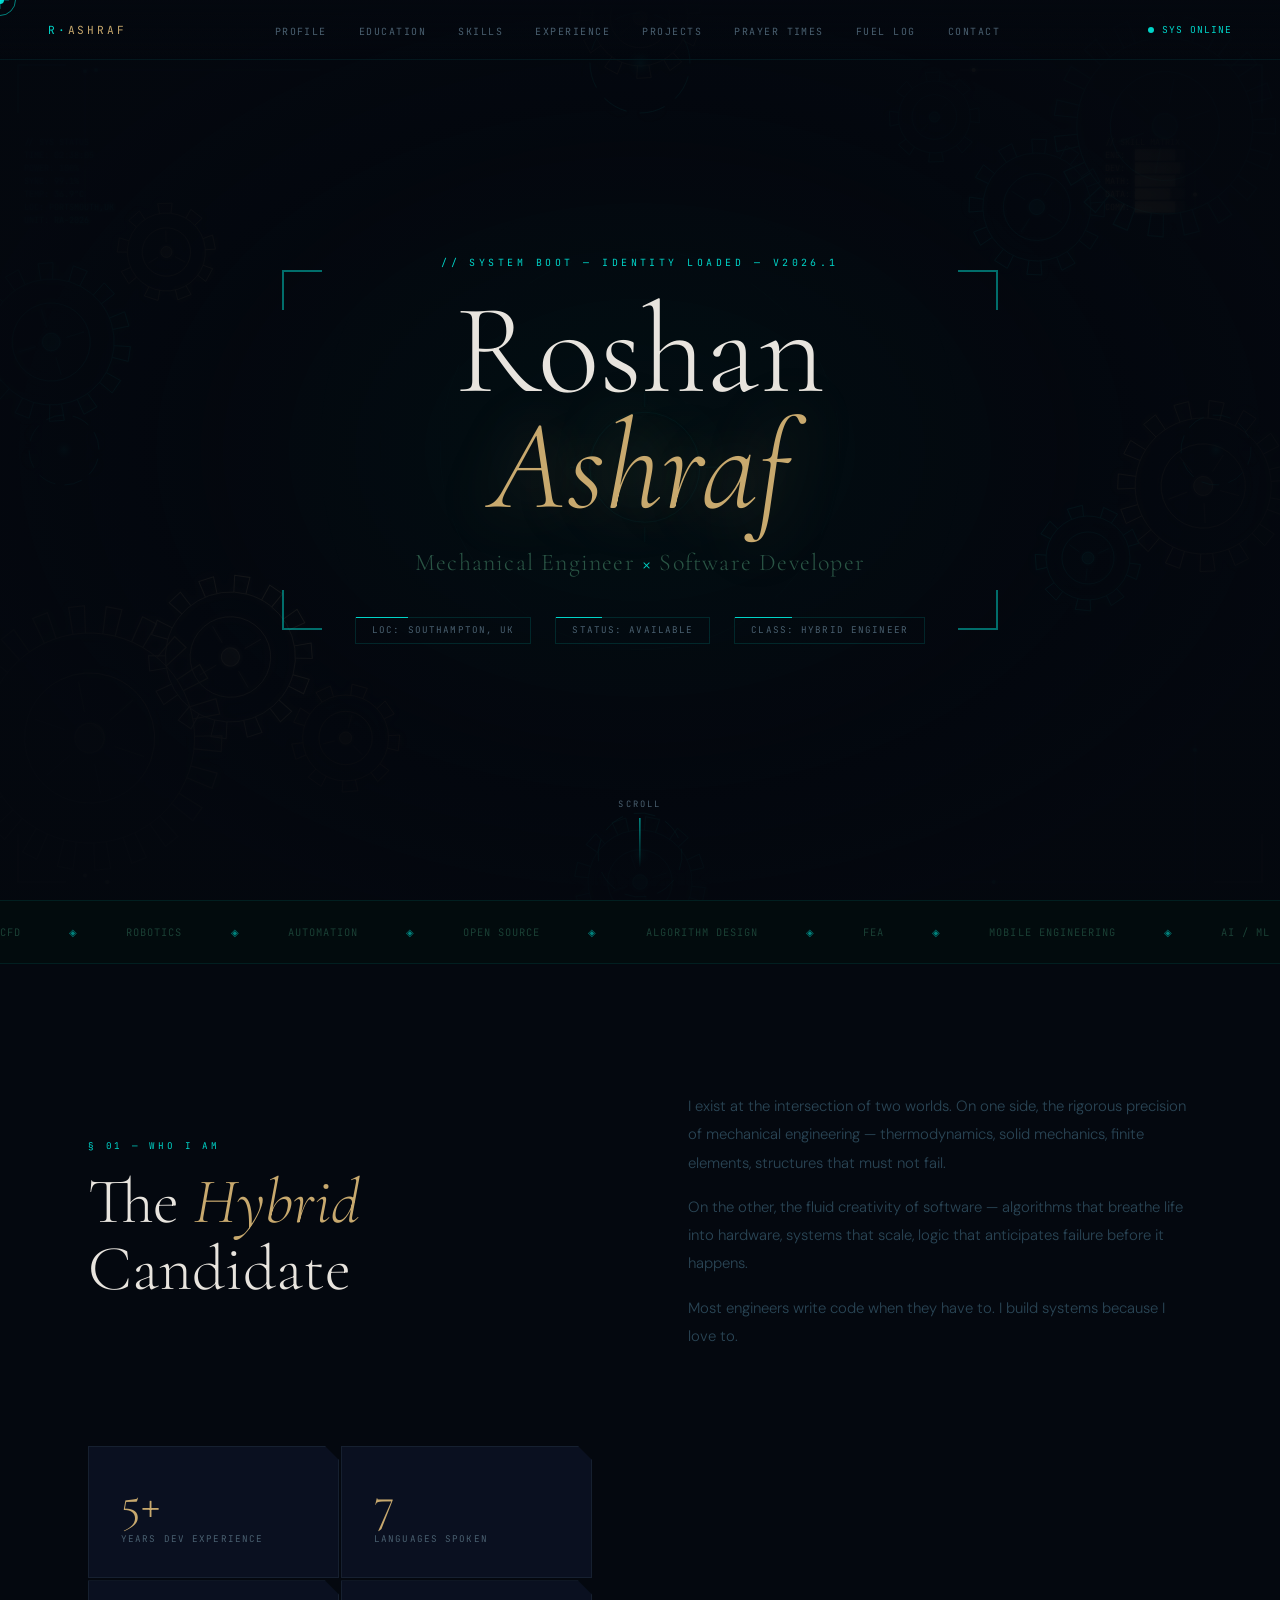
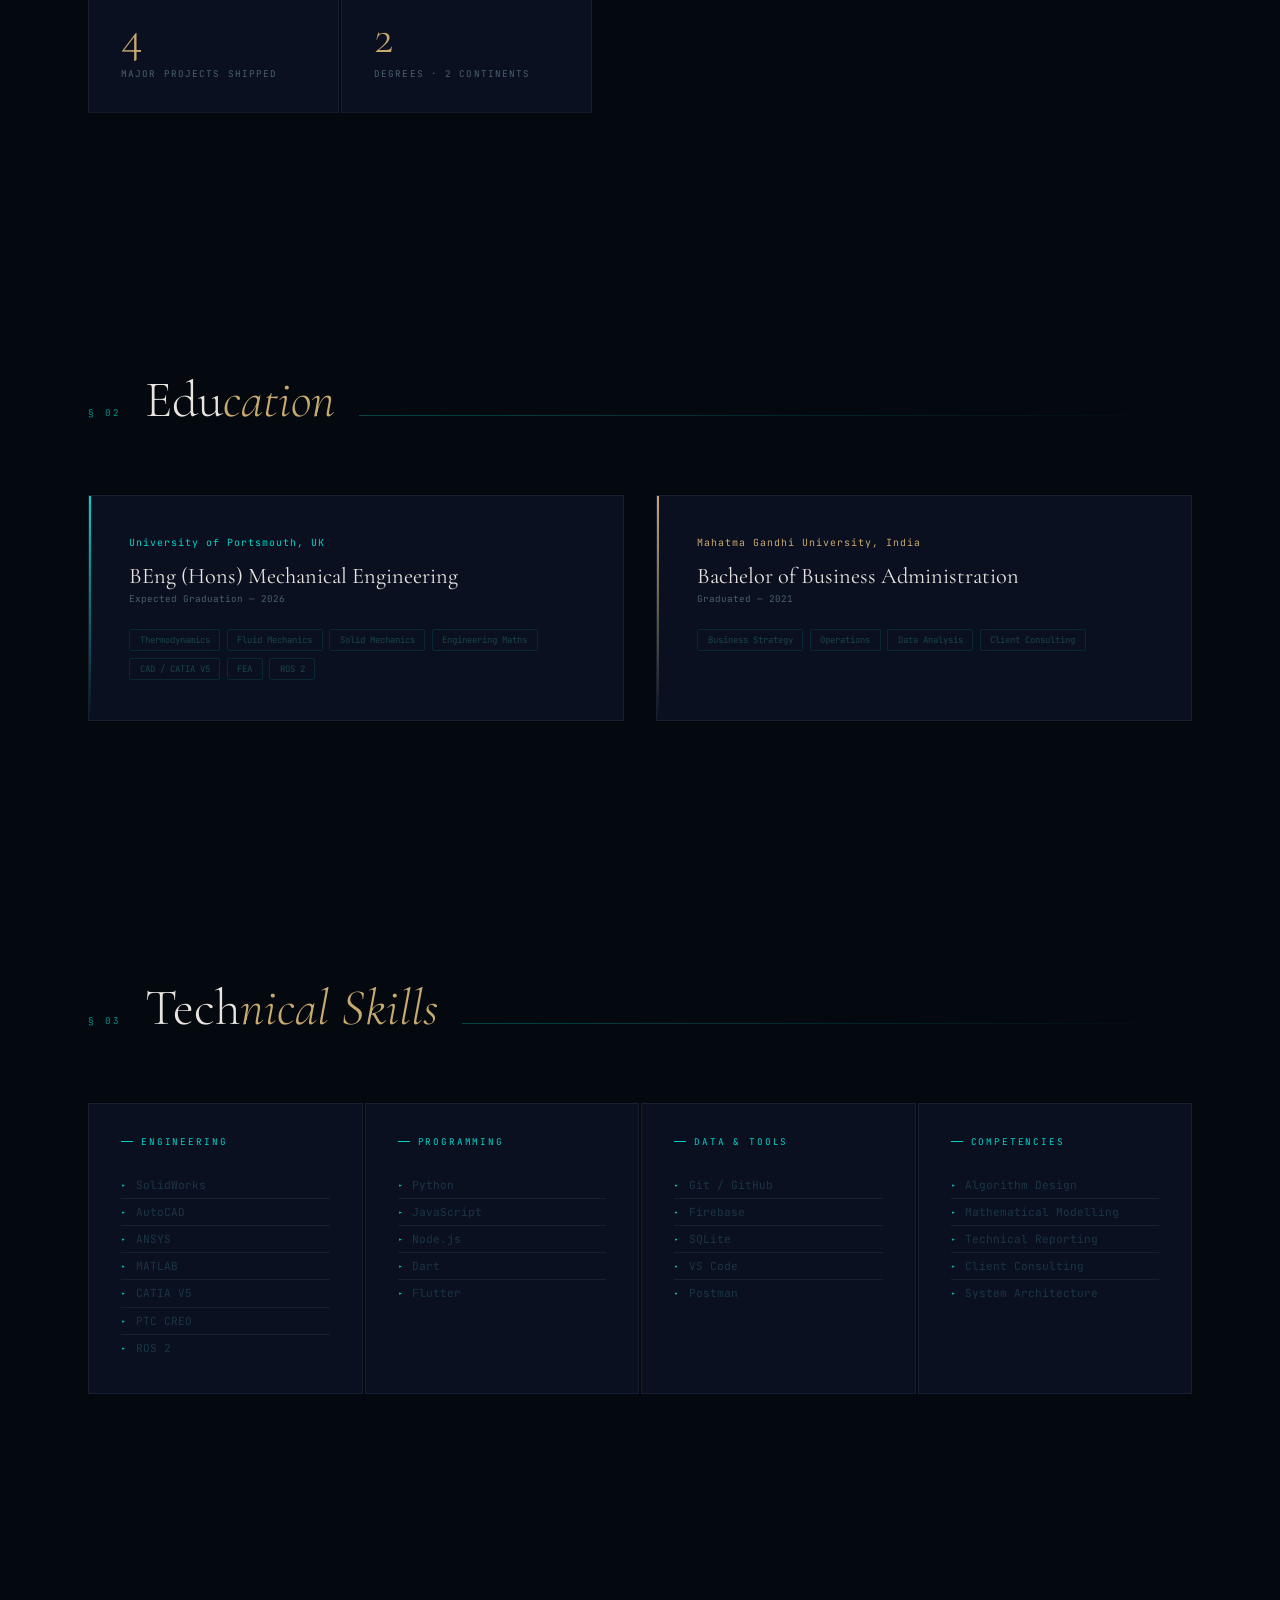
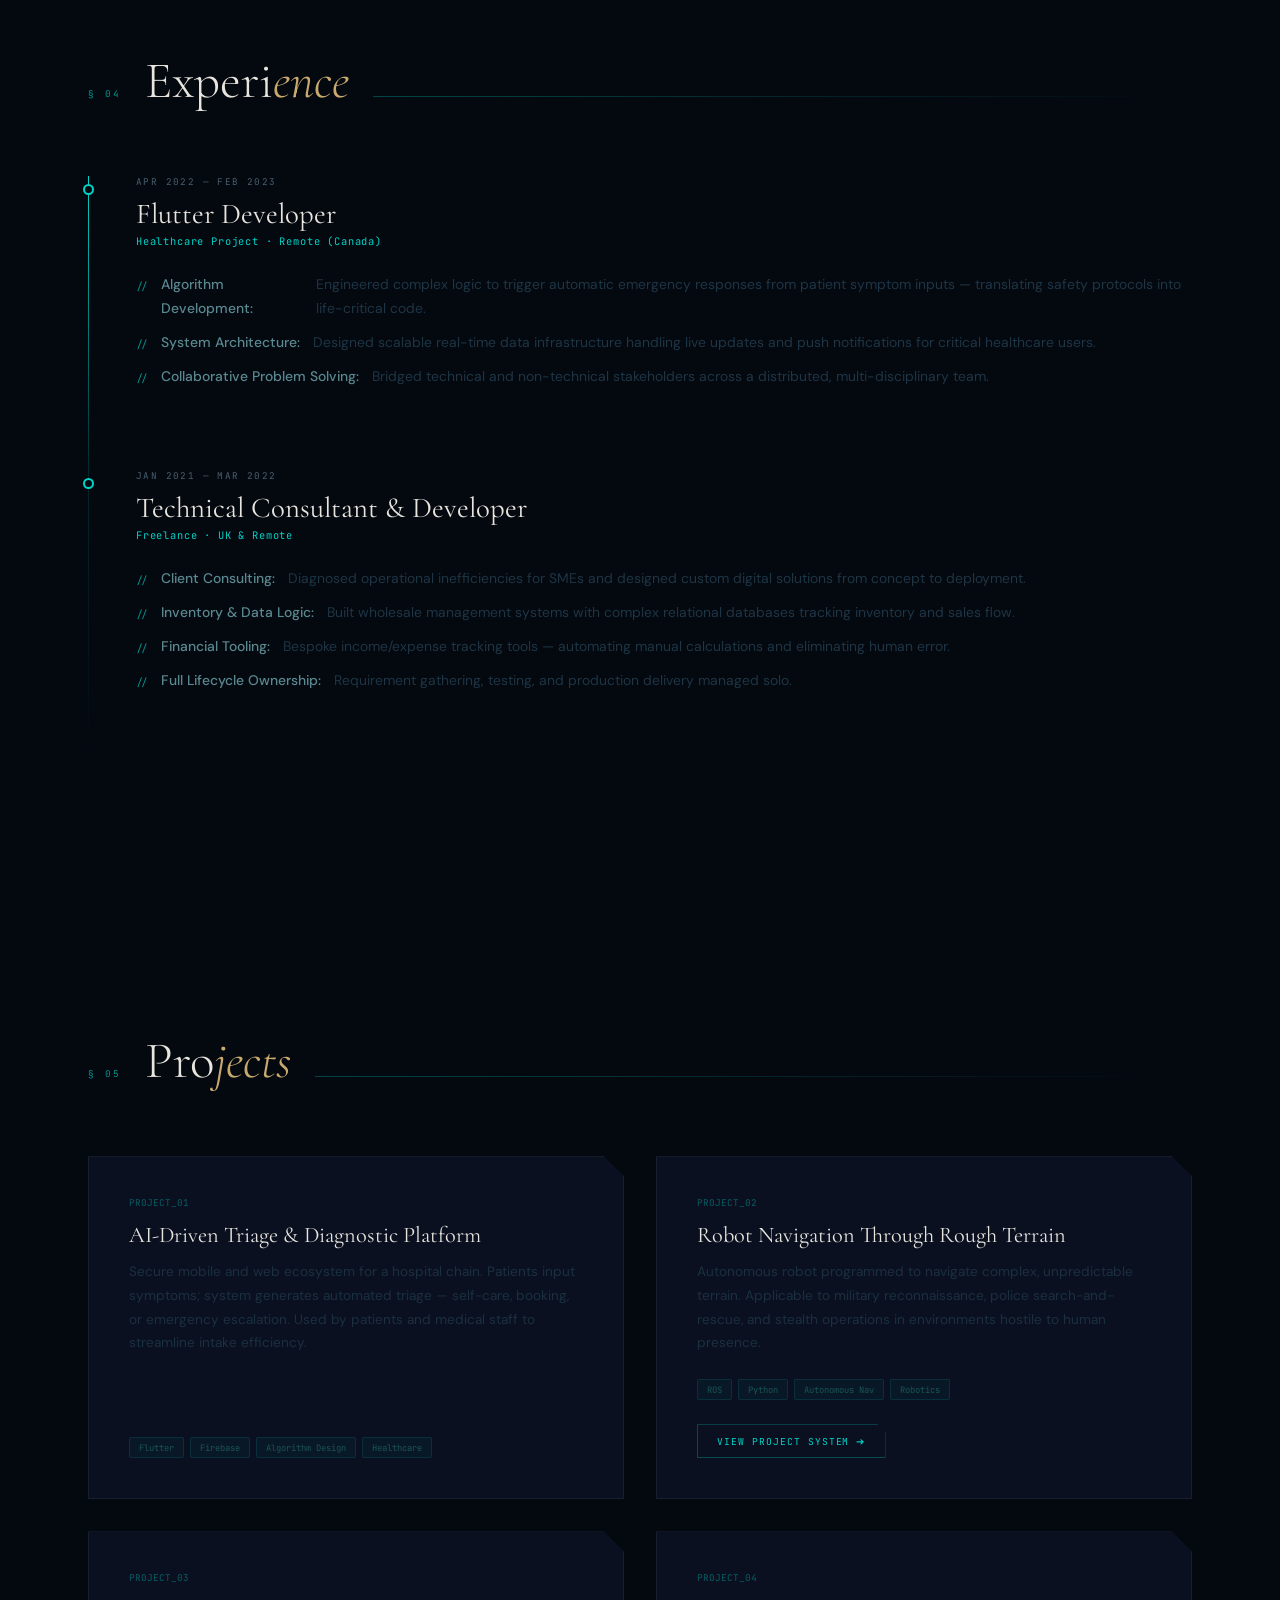
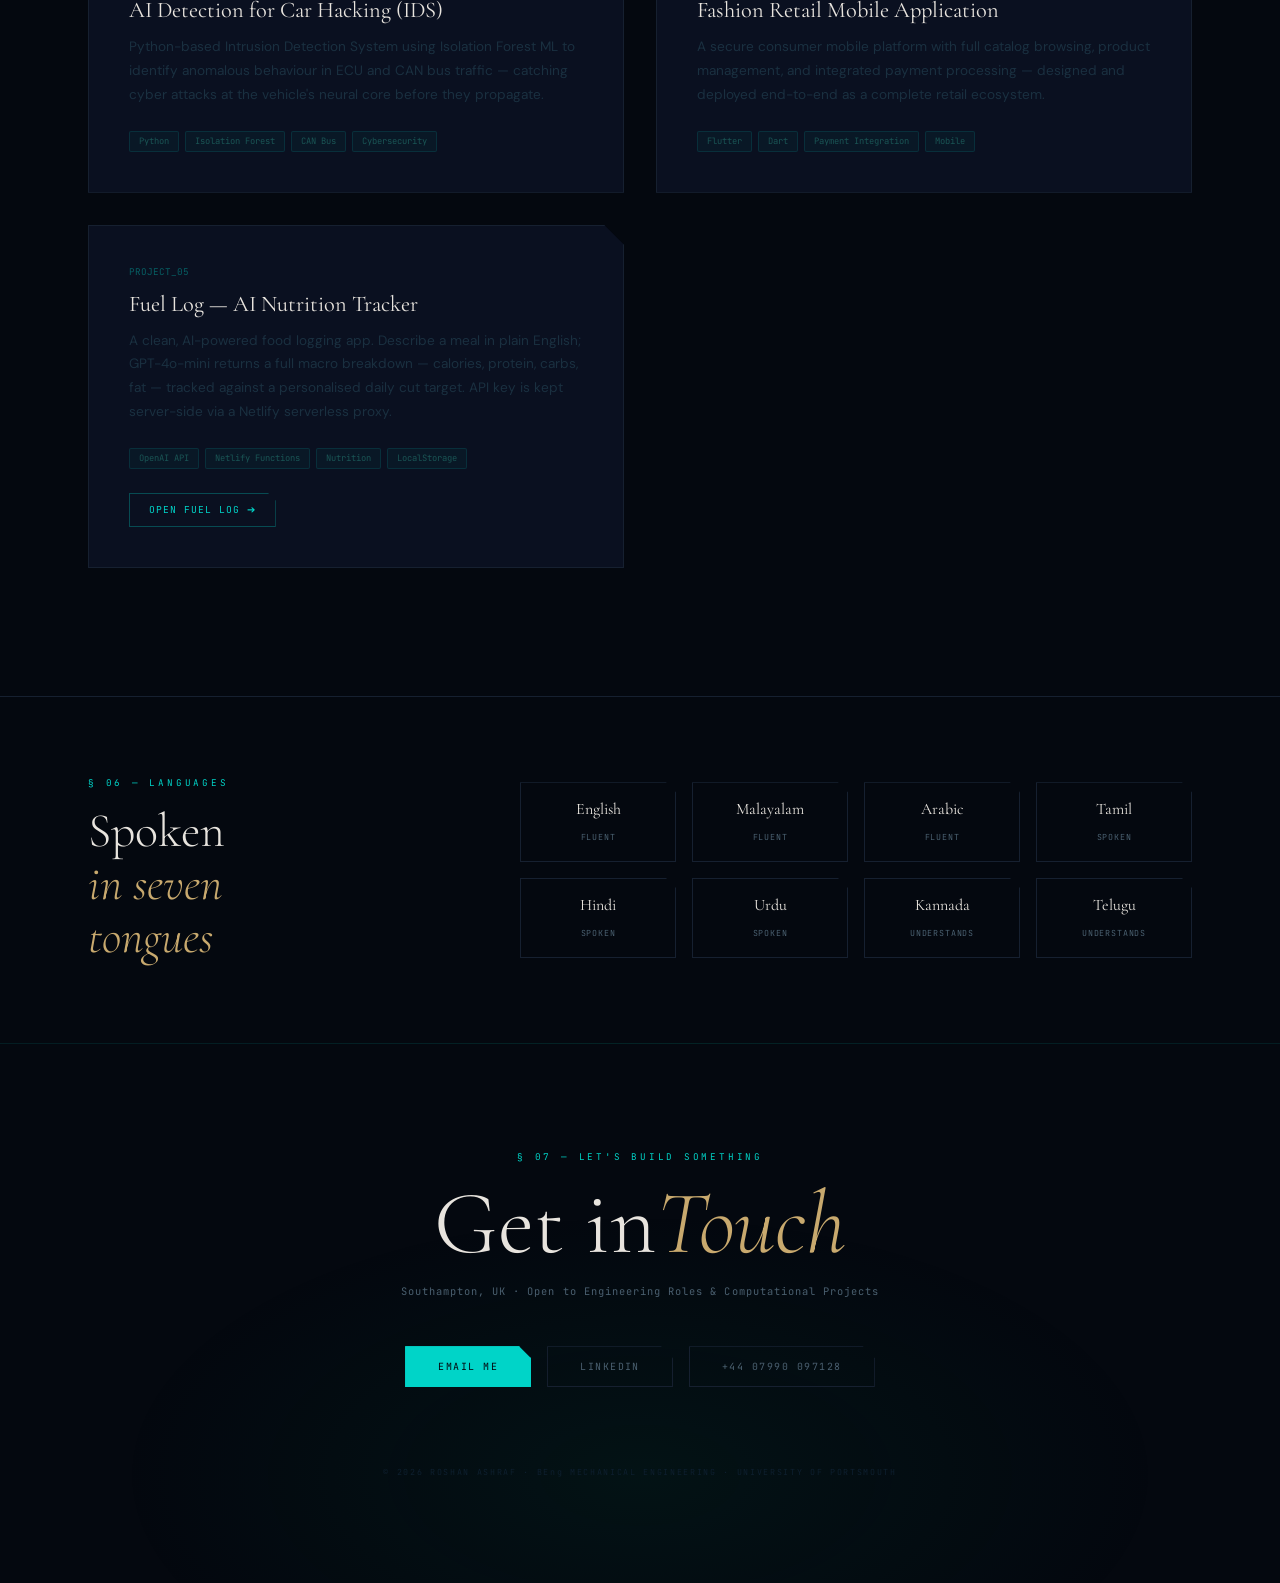
<file: index.html>
<!DOCTYPE html>
<html lang="en">

<head>
  <meta charset="UTF-8" />
  <meta name="viewport" content="width=device-width, initial-scale=1.0" />
  <title>Roshan Ashraf — Engineering × Code</title>
  <link rel="icon" type="image/png" href="favicon.png" />
  <link
    href="https://fonts.googleapis.com/css2?family=Cormorant+Garamond:ital,wght@0,300;0,400;0,600;1,300;1,400&family=JetBrains+Mono:wght@300;400;600&family=DM+Sans:wght@300;400;500&display=swap"
    rel="stylesheet" />
  <style>
    :root {
      --bg: #04080f;
      --surface: #080d16;
      --card: #0a1020;
      --border: #162030;
      --gold: #c8a96e;
      --gold-light: #e8cb96;
      --amber: #f0a04b;
      --teal: #00d4c8;
      --white: #e8e4de;
      --muted: #4a6070;
      --font-display: 'Cormorant Garamond', serif;
      --font-mono: 'JetBrains Mono', monospace;
      --font-body: 'DM Sans', sans-serif;
    }

    *,
    *::before,
    *::after {
      box-sizing: border-box;
      margin: 0;
      padding: 0;
    }

    html {
      scroll-behavior: smooth;
    }

    body {
      background: var(--bg);
      color: var(--white);
      font-family: var(--font-body);
      overflow-x: hidden;
      cursor: none;
    }

    #canvas-matrix {
      position: fixed;
      inset: 0;
      z-index: 0;
      pointer-events: none;
      opacity: 0.18;
    }

    #canvas-gears {
      position: fixed;
      inset: 0;
      z-index: 1;
      pointer-events: none;
      opacity: 0.22;
    }

    #canvas-hud {
      position: fixed;
      inset: 0;
      z-index: 2;
      pointer-events: none;
      opacity: 0.38;
    }

    .scanline {
      position: fixed;
      left: 0;
      right: 0;
      height: 2px;
      background: linear-gradient(90deg, transparent, var(--teal), transparent);
      z-index: 3;
      pointer-events: none;
      opacity: 0.12;
      animation: scanMove 9s linear infinite;
    }

    @keyframes scanMove {
      from {
        top: -2px
      }

      to {
        top: 100vh
      }
    }

    .cursor {
      position: fixed;
      width: 8px;
      height: 8px;
      background: var(--teal);
      border-radius: 50%;
      pointer-events: none;
      z-index: 9999;
      transform: translate(-50%, -50%);
      mix-blend-mode: screen;
    }

    .cursor-ring {
      position: fixed;
      width: 32px;
      height: 32px;
      border: 1px solid var(--teal);
      border-radius: 50%;
      pointer-events: none;
      z-index: 9998;
      transform: translate(-50%, -50%);
      opacity: 0.6;
    }

    .cursor-cross-h {
      position: fixed;
      width: 18px;
      height: 1px;
      background: var(--teal);
      pointer-events: none;
      z-index: 9998;
      transform: translate(-50%, -50%);
      opacity: 0.5;
    }

    .cursor-cross-v {
      position: fixed;
      width: 1px;
      height: 18px;
      background: var(--teal);
      pointer-events: none;
      z-index: 9998;
      transform: translate(-50%, -50%);
      opacity: 0.5;
    }
    .projects-grid { display:grid; grid-template-columns:repeat(2,1fr); gap:2rem; }
    .project-card { background:var(--card); border:1px solid var(--border); padding:2.5rem; position:relative; overflow:hidden; transition:transform .4s,border-color .3s; display:flex; flex-direction:column; clip-path:polygon(0 0,calc(100% - 20px) 0,100% 20px,100% 100%,0 100%); }
    .project-card::after { content:''; position:absolute; inset:0; background:linear-gradient(135deg,rgba(0,212,200,.03),transparent 60%); opacity:0; transition:opacity .4s; }
    .project-card:hover { transform:translateY(-5px); border-color:rgba(0,212,200,.3); }
    .project-card:hover::after { opacity:1; }
    .project-num { font-family:var(--font-mono); font-size:.58rem; color:var(--teal); opacity:.4; margin-bottom:.8rem; }
    .project-title { font-family:var(--font-display); font-size:1.4rem; font-weight:400; color:var(--white); margin-bottom:.7rem; line-height:1.2; }
    .project-desc { font-size:.85rem; color:#1a3040; line-height:1.75; flex:1; }
    .project-tags { display:flex; flex-wrap:wrap; gap:.4rem; margin-top:1.5rem; }
    .project-tag { font-family:var(--font-mono); font-size:.55rem; padding:.22rem .55rem; background:rgba(0,212,200,.04); border:1px solid rgba(0,212,200,.12); color:#1a5555; border-radius:2px; }
    .project-link { margin-top:1.5rem; display:inline-block; font-family:var(--font-mono); font-size:.6rem; color:var(--teal); text-decoration:none; border:1px solid rgba(0,212,200,.3); padding:.6rem 1.2rem; text-transform:uppercase; letter-spacing:.1em; transition:all .3s; width:max-content; position:relative; z-index:2; clip-path:polygon(0 0,calc(100% - 8px) 0,100% 8px,100% 100%,0 100%); }
    .project-link:hover { background:rgba(0,212,200,.08); border-color:var(--teal); color:var(--white); }

    .progress-bar {
      position: fixed;
      top: 0;
      left: 0;
      height: 2px;
      background: linear-gradient(90deg, var(--teal), var(--gold));
      z-index: 200;
      width: 0%;
      transition: width .1s;
    }

    nav {
      position: fixed;
      top: 0;
      left: 0;
      right: 0;
      z-index: 100;
      padding: 1.2rem 3rem;
      display: flex;
      justify-content: space-between;
      align-items: center;
      background: linear-gradient(180deg, rgba(4, 8, 15, 0.95), transparent);
      border-bottom: 1px solid rgba(0, 212, 200, 0.08);
    }

    .nav-logo {
      font-family: var(--font-mono);
      font-size: 0.7rem;
      color: var(--teal);
      letter-spacing: .25em;
      text-transform: uppercase;
    }

    .nav-logo span {
      color: var(--gold);
    }

    .nav-links {
      display: flex;
      gap: 2rem;
      list-style: none;
    }

    .nav-links a {
      font-family: var(--font-mono);
      font-size: .62rem;
      color: var(--muted);
      text-decoration: none;
      letter-spacing: .15em;
      text-transform: uppercase;
      transition: color .3s;
    }

    .nav-links a:hover {
      color: var(--teal);
    }

    .nav-status {
      font-family: var(--font-mono);
      font-size: .6rem;
      color: var(--teal);
      letter-spacing: .1em;
      display: flex;
      align-items: center;
      gap: .5rem;
    }

    .nav-dot {
      width: 6px;
      height: 6px;
      border-radius: 50%;
      background: var(--teal);
      animation: blink 2s infinite;
    }

    @keyframes blink {

      0%,
      100% {
        opacity: 1;
        box-shadow: 0 0 0 0 rgba(0, 212, 200, .5)
      }

      50% {
        opacity: .6;
        box-shadow: 0 0 0 6px rgba(0, 212, 200, 0)
      }
    }

    .content {
      position: relative;
      z-index: 10;
    }

    section {
      position: relative;
      overflow: hidden;
    }

    #hero {
      height: 100vh;
      display: flex;
      align-items: center;
      justify-content: center;
      text-align: center;
    }

    .hero-vignette {
      position: absolute;
      inset: 0;
      background: radial-gradient(ellipse 55% 55% at 50% 50%, rgba(0, 50, 40, 0.2) 0%, rgba(4, 8, 15, 0.65) 60%, rgba(4, 8, 15, 0.95) 100%);
      pointer-events: none;
    }

    .hb {
      position: absolute;
      width: 40px;
      height: 40px;
    }

    .hb-tl {
      top: 30%;
      left: 22%;
      border-top: 2px solid rgba(0, 212, 200, .5);
      border-left: 2px solid rgba(0, 212, 200, .5);
    }

    .hb-tr {
      top: 30%;
      right: 22%;
      border-top: 2px solid rgba(0, 212, 200, .5);
      border-right: 2px solid rgba(0, 212, 200, .5);
    }

    .hb-bl {
      bottom: 30%;
      left: 22%;
      border-bottom: 2px solid rgba(0, 212, 200, .5);
      border-left: 2px solid rgba(0, 212, 200, .5);
    }

    .hb-br {
      bottom: 30%;
      right: 22%;
      border-bottom: 2px solid rgba(0, 212, 200, .5);
      border-right: 2px solid rgba(0, 212, 200, .5);
    }

    .hero-content {
      position: relative;
      z-index: 2;
    }

    .hero-eyebrow {
      font-family: var(--font-mono);
      font-size: .62rem;
      letter-spacing: .35em;
      color: var(--teal);
      text-transform: uppercase;
      margin-bottom: 1.5rem;
      opacity: 0;
      animation: fadeUp 1s .3s forwards;
    }

    .hero-name {
      font-family: var(--font-display);
      font-size: clamp(4rem, 10vw, 9rem);
      font-weight: 300;
      line-height: .9;
      color: var(--white);
      opacity: 0;
      animation: fadeUp 1s .5s forwards;
    }

    .hero-name em {
      font-style: italic;
      color: var(--gold);
      display: block;
      text-shadow: 0 0 60px rgba(200, 169, 110, .35);
    }

    .hero-tagline {
      font-family: var(--font-display);
      font-size: clamp(1rem, 2.5vw, 1.5rem);
      font-weight: 300;
      color: #2a5545;
      margin-top: 1.5rem;
      letter-spacing: .05em;
      opacity: 0;
      animation: fadeUp 1s .7s forwards;
    }

    .hero-tagline span {
      color: var(--teal);
    }

    .hero-data {
      display: flex;
      gap: 1.5rem;
      justify-content: center;
      margin-top: 2.5rem;
      opacity: 0;
      animation: fadeUp 1s .9s forwards;
      flex-wrap: wrap;
    }

    .hero-data-item {
      font-family: var(--font-mono);
      font-size: .58rem;
      letter-spacing: .12em;
      text-transform: uppercase;
      color: var(--muted);
      border: 1px solid rgba(0, 212, 200, .15);
      padding: .4rem 1rem;
      position: relative;
    }

    .hero-data-item::before {
      content: '';
      position: absolute;
      top: -1px;
      left: 0;
      width: 30%;
      height: 1px;
      background: var(--teal);
    }

    .hero-scroll {
      position: absolute;
      bottom: 2rem;
      left: 50%;
      transform: translateX(-50%);
      display: flex;
      flex-direction: column;
      align-items: center;
      gap: .5rem;
      opacity: 0;
      animation: fadeIn 1s 1.8s forwards;
    }

    .hero-scroll span {
      font-family: var(--font-mono);
      font-size: .55rem;
      color: var(--muted);
      letter-spacing: .25em;
      text-transform: uppercase;
    }

    .scroll-line {
      width: 1px;
      height: 50px;
      background: linear-gradient(to bottom, var(--teal), transparent);
      animation: scrollPulse 2s infinite;
    }

    @keyframes scrollPulse {

      0%,
      100% {
        opacity: 1
      }

      50% {
        opacity: .2
      }
    }

    @keyframes fadeUp {
      from {
        opacity: 0;
        transform: translateY(30px)
      }

      to {
        opacity: 1;
        transform: translateY(0)
      }
    }

    @keyframes fadeIn {
      from {
        opacity: 0
      }

      to {
        opacity: 1
      }
    }

    .interests-strip {
      padding: 1.5rem 0;
      border-top: 1px solid rgba(0, 212, 200, .1);
      border-bottom: 1px solid rgba(0, 212, 200, .1);
      overflow: hidden;
      background: rgba(0, 15, 12, .5);
    }

    .interests-track {
      display: flex;
      gap: 3rem;
      width: max-content;
      animation: marquee 22s linear infinite;
    }

    .interests-track span {
      font-family: var(--font-mono);
      font-size: .65rem;
      color: #1a4035;
      white-space: nowrap;
      letter-spacing: .1em;
      text-transform: uppercase;
    }

    .interests-track span.sep {
      color: var(--teal);
      opacity: .6;
    }

    @keyframes marquee {
      from {
        transform: translateX(0)
      }

      to {
        transform: translateX(-50%)
      }
    }

    .inner {
      max-width: 1200px;
      margin: 0 auto;
      padding: 0 3rem;
    }

    section {
      padding: 8rem 0;
    }

    .section-header {
      display: flex;
      align-items: baseline;
      gap: 1.5rem;
      margin-bottom: 4rem;
    }

    .section-num {
      font-family: var(--font-mono);
      font-size: .58rem;
      color: var(--teal);
      letter-spacing: .25em;
      opacity: .7;
    }

    .section-title {
      font-family: var(--font-display);
      font-size: clamp(2rem, 4vw, 3.5rem);
      font-weight: 300;
      color: var(--white);
    }

    .section-title em {
      font-style: italic;
      color: var(--gold);
    }

    .section-line {
      flex: 1;
      height: 1px;
      background: linear-gradient(90deg, rgba(0, 212, 200, .3), transparent);
    }

    .label {
      font-family: var(--font-mono);
      font-size: .58rem;
      letter-spacing: .3em;
      color: var(--teal);
      text-transform: uppercase;
      margin-bottom: 1rem;
    }

    .profile-grid {
      display: grid;
      grid-template-columns: 1fr 1fr;
      gap: 6rem;
      align-items: center;
    }

    .profile-heading {
      font-family: var(--font-display);
      font-size: clamp(2.5rem, 5vw, 4.5rem);
      font-weight: 300;
      line-height: 1.05;
    }

    .profile-heading em {
      font-style: italic;
      color: var(--gold);
    }

    .profile-body {
      font-size: .93rem;
      line-height: 1.9;
      color: #2a4555;
      font-weight: 300;
    }

    .profile-body p+p {
      margin-top: 1rem;
    }

    .stat-grid {
      display: grid;
      grid-template-columns: 1fr 1fr;
      gap: 2px;
    }

    .stat-card {
      background: var(--card);
      border: 1px solid var(--border);
      padding: 2rem;
      position: relative;
      overflow: hidden;
      transition: border-color .3s, background .3s;
      clip-path: polygon(0 0, calc(100% - 14px) 0, 100% 14px, 100% 100%, 0 100%);
    }

    .stat-card::before {
      content: '';
      position: absolute;
      top: 0;
      left: 0;
      right: 0;
      height: 1px;
      background: linear-gradient(90deg, var(--teal), transparent);
      opacity: 0;
      transition: opacity .3s;
    }

    .stat-card:hover {
      border-color: rgba(0, 212, 200, .4);
      background: #0c1825;
    }

    .stat-card:hover::before {
      opacity: 1;
    }

    .stat-num {
      font-family: var(--font-display);
      font-size: 3rem;
      font-weight: 300;
      color: var(--gold);
      line-height: 1;
    }

    .stat-label {
      font-family: var(--font-mono);
      font-size: .58rem;
      letter-spacing: .12em;
      text-transform: uppercase;
      color: var(--muted);
      margin-top: .4rem;
    }

    .edu-cards {
      display: grid;
      grid-template-columns: 1fr 1fr;
      gap: 2rem;
    }

    .edu-card {
      background: var(--card);
      border: 1px solid var(--border);
      padding: 2.5rem;
      position: relative;
      overflow: hidden;
      transition: transform .4s, border-color .3s;
      clip-path: polygon(0 0, calc(100%-20px) 0, 100% 20px, 100% 100%, 20px 100%, 0 calc(100%-20px));
    }

    .edu-card:hover {
      transform: translateY(-4px);
      border-color: rgba(0, 212, 200, .3);
    }

    .edu-card-bar {
      position: absolute;
      top: 0;
      left: 0;
      bottom: 0;
      width: 2px;
      background: linear-gradient(180deg, var(--teal), transparent);
    }

    .edu-degree {
      font-family: var(--font-display);
      font-size: 1.4rem;
      font-weight: 400;
      color: var(--white);
      margin-bottom: .3rem;
    }

    .edu-school {
      font-family: var(--font-mono);
      font-size: .62rem;
      color: var(--teal);
      letter-spacing: .1em;
      margin-bottom: .8rem;
    }

    .edu-date {
      font-family: var(--font-mono);
      font-size: .58rem;
      color: var(--muted);
      margin-bottom: 1.5rem;
    }

    .module-chips {
      display: flex;
      flex-wrap: wrap;
      gap: .4rem;
    }

    .chip {
      font-family: var(--font-mono);
      font-size: .56rem;
      padding: .25rem .6rem;
      border: 1px solid rgba(0, 212, 200, .12);
      color: #1a4545;
      border-radius: 2px;
      transition: border-color .2s, color .2s;
    }

    .chip:hover {
      border-color: var(--teal);
      color: var(--teal);
    }

    .skills-grid {
      display: grid;
      grid-template-columns: repeat(4, 1fr);
      gap: 2px;
    }

    .skill-group {
      background: var(--card);
      border: 1px solid var(--border);
      padding: 2rem;
      transition: background .3s;
    }

    .skill-group:hover {
      background: #0c1825;
    }

    .skill-group-title {
      font-family: var(--font-mono);
      font-size: .58rem;
      letter-spacing: .2em;
      text-transform: uppercase;
      color: var(--teal);
      margin-bottom: 1.5rem;
      display: flex;
      align-items: center;
      gap: .5rem;
    }

    .skill-group-title::before {
      content: '';
      width: 12px;
      height: 1px;
      background: var(--teal);
    }

    .skill-list {
      list-style: none;
    }

    .skill-list li {
      font-family: var(--font-mono);
      font-size: .7rem;
      color: #1a3545;
      padding: .38rem 0;
      border-bottom: 1px solid var(--border);
      display: flex;
      align-items: center;
      gap: .6rem;
      transition: color .2s, padding-left .2s;
    }

    .skill-list li:last-child {
      border-bottom: none;
    }

    .skill-list li:hover {
      color: var(--white);
      padding-left: .5rem;
    }

    .skill-list li::before {
      content: '▸';
      font-size: .5rem;
      color: var(--teal);
      flex-shrink: 0;
    }

    .timeline {
      position: relative;
    }

    .timeline::before {
      content: '';
      position: absolute;
      left: 0;
      top: 0;
      bottom: 0;
      width: 1px;
      background: linear-gradient(180deg, var(--teal), rgba(0, 212, 200, .15), transparent);
    }

    .timeline-item {
      padding-left: 3rem;
      padding-bottom: 4.5rem;
      position: relative;
    }

    .timeline-dot {
      position: absolute;
      left: -5px;
      top: .5rem;
      width: 11px;
      height: 11px;
      border-radius: 50%;
      border: 2px solid var(--teal);
      background: var(--bg);
      transition: background .3s, box-shadow .3s;
    }

    .timeline-item:hover .timeline-dot {
      background: var(--teal);
      box-shadow: 0 0 20px rgba(0, 212, 200, .6);
    }

    .timeline-period {
      font-family: var(--font-mono);
      font-size: .58rem;
      color: var(--muted);
      letter-spacing: .15em;
      text-transform: uppercase;
      margin-bottom: .5rem;
    }

    .timeline-role {
      font-family: var(--font-display);
      font-size: 1.8rem;
      font-weight: 400;
      color: var(--white);
      margin-bottom: .2rem;
    }

    .timeline-company {
      font-family: var(--font-mono);
      font-size: .65rem;
      color: var(--teal);
      letter-spacing: .08em;
      margin-bottom: 1.5rem;
    }

    .timeline-bullets {
      list-style: none;
    }

    .timeline-bullets li {
      display: flex;
      gap: .8rem;
      font-size: .87rem;
      color: #1e3545;
      line-height: 1.75;
      margin-bottom: .6rem;
    }

    .timeline-bullets li::before {
      content: '//';
      color: var(--teal);
      flex-shrink: 0;
      font-family: var(--font-mono);
      font-size: .65rem;
      margin-top: .3rem;
      opacity: .7;
    }

    .timeline-bullets strong {
      color: #5a8890;
      font-weight: 500;
    }

    .projects-grid {
      display: grid;
      grid-template-columns: repeat(2, 1fr);
      gap: 2rem;
    }

    .project-card {
      background: var(--card);
      border: 1px solid var(--border);
      padding: 2.5rem;
      position: relative;
      overflow: hidden;
      transition: transform .4s, border-color .3s;
      display: flex;
      flex-direction: column;
      clip-path: polygon(0 0, calc(100% - 20px) 0, 100% 20px, 100% 100%, 0 100%);
    }

    .project-card::after {
      content: '';
      position: absolute;
      inset: 0;
      background: linear-gradient(135deg, rgba(0, 212, 200, .03), transparent 60%);
      opacity: 0;
      transition: opacity .4s;
    }

    .project-card:hover {
      transform: translateY(-5px);
      border-color: rgba(0, 212, 200, .3);
    }

    .project-card:hover::after {
      opacity: 1;
    }

    .project-num {
      font-family: var(--font-mono);
      font-size: .58rem;
      color: var(--teal);
      opacity: .4;
      margin-bottom: .8rem;
    }

    .project-title {
      font-family: var(--font-display);
      font-size: 1.4rem;
      font-weight: 400;
      color: var(--white);
      margin-bottom: .7rem;
      line-height: 1.2;
    }

    .project-desc {
      font-size: .85rem;
      color: #1a3040;
      line-height: 1.75;
      flex: 1;
    }

    .project-tags {
      display: flex;
      flex-wrap: wrap;
      gap: .4rem;
      margin-top: 1.5rem;
    }

    .project-tag {
      font-family: var(--font-mono);
      font-size: .55rem;
      padding: .22rem .55rem;
      background: rgba(0, 212, 200, .04);
      border: 1px solid rgba(0, 212, 200, .12);
      color: #1a5555;
      border-radius: 2px;
    }

    .project-link {
      margin-top: 1.5rem;
      display: inline-block;
      font-family: var(--font-mono);
      font-size: .6rem;
      color: var(--teal);
      text-decoration: none;
      border: 1px solid rgba(0, 212, 200, .3);
      padding: .6rem 1.2rem;
      text-transform: uppercase;
      letter-spacing: .1em;
      transition: all .3s;
      width: max-content;
      position: relative;
      z-index: 2;
      clip-path: polygon(0 0, calc(100% - 8px) 0, 100% 8px, 100% 100%, 0 100%);
    }

    .project-link:hover {
      background: rgba(0, 212, 200, .08);
      border-color: var(--teal);
      color: var(--white);
    }

    #languages {
      padding: 5rem 0;
      border-top: 1px solid var(--border);
    }

    .lang-grid {
      display: grid;
      grid-template-columns: 1fr 2fr;
      gap: 6rem;
      align-items: center;
    }

    .lang-heading {
      font-family: var(--font-display);
      font-size: clamp(2rem, 4vw, 3rem);
      font-weight: 300;
      line-height: 1.1;
    }

    .lang-heading em {
      font-style: italic;
      color: var(--gold);
      display: block;
    }

    .lang-list {
      display: grid;
      grid-template-columns: repeat(4, 1fr);
      gap: 1rem;
    }

    .lang-item {
      border: 1px solid var(--border);
      padding: 1rem;
      text-align: center;
      transition: border-color .3s;
      clip-path: polygon(0 0, calc(100% - 10px) 0, 100% 10px, 100% 100%, 0 100%);
    }

    .lang-item:hover {
      border-color: rgba(0, 212, 200, .3);
    }

    .lang-name {
      font-family: var(--font-display);
      font-size: 1rem;
      color: var(--white);
      display: block;
      margin-bottom: .3rem;
    }

    .lang-level {
      font-family: var(--font-mono);
      font-size: .52rem;
      color: var(--muted);
      letter-spacing: .1em;
      text-transform: uppercase;
    }

    #contact {
      min-height: 60vh;
      display: flex;
      align-items: center;
      padding: 6rem 0;
      border-top: 1px solid rgba(0, 212, 200, .1);
      background: radial-gradient(ellipse 50% 60% at 50% 80%, rgba(0, 50, 40, .25) 0%, transparent 80%);
    }

    .contact-inner {
      max-width: 1200px;
      margin: 0 auto;
      padding: 0 3rem;
      text-align: center;
    }

    .contact-heading {
      font-family: var(--font-display);
      font-size: clamp(3rem, 7vw, 6rem);
      font-weight: 300;
      line-height: 1;
      margin-bottom: 1rem;
    }

    .contact-heading em {
      font-style: italic;
      color: var(--gold);
    }

    .contact-sub {
      font-family: var(--font-mono);
      font-size: .65rem;
      color: var(--muted);
      letter-spacing: .1em;
    }

    .contact-links {
      display: flex;
      gap: 1rem;
      justify-content: center;
      flex-wrap: wrap;
      margin-top: 3rem;
    }

    .contact-link {
      font-family: var(--font-mono);
      font-size: .62rem;
      letter-spacing: .15em;
      text-transform: uppercase;
      color: var(--muted);
      text-decoration: none;
      padding: .8rem 2rem;
      border: 1px solid var(--border);
      transition: all .3s;
      position: relative;
      clip-path: polygon(0 0, calc(100% - 12px) 0, 100% 12px, 100% 100%, 0 100%);
    }

    .contact-link::before {
      content: '';
      position: absolute;
      top: 0;
      left: 0;
      width: 0;
      height: 1px;
      background: var(--teal);
      transition: width .3s;
    }

    .contact-link:hover {
      color: var(--teal);
      border-color: rgba(0, 212, 200, .4);
    }

    .contact-link:hover::before {
      width: 100%;
    }

    .contact-link.primary {
      color: var(--bg);
      background: var(--teal);
      border-color: var(--teal);
    }

    .contact-link.primary:hover {
      background: #00f0e0;
      color: var(--bg);
    }

    .footer-copy {
      margin-top: 5rem;
      font-family: var(--font-mono);
      font-size: .52rem;
      color: #0e2030;
      letter-spacing: .2em;
    }

    .reveal {
      opacity: 0;
      transform: translateY(40px);
      transition: opacity .8s ease, transform .8s ease;
    }

    .reveal.visible {
      opacity: 1;
      transform: translateY(0);
    }

    .reveal-delay-1 {
      transition-delay: .12s;
    }

    .reveal-delay-2 {
      transition-delay: .22s;
    }

    .reveal-delay-3 {
      transition-delay: .32s;
    }

    .reveal-delay-4 {
      transition-delay: .42s;
    }

    @media (max-width:768px) {
      nav {
        padding: 1rem 1.5rem;
      }

      .nav-links,
      .nav-status {
        display: none;
      }

      .inner {
        padding: 0 1.5rem;
      }

      section {
        padding: 5rem 0;
      }

      .profile-grid,
      .edu-cards,
      .lang-grid {
        grid-template-columns: 1fr;
        gap: 2rem;
      }

      .skills-grid {
        grid-template-columns: repeat(2, 1fr);
      }

      .projects-grid {
        grid-template-columns: 1fr;
      }

      .lang-list {
        grid-template-columns: repeat(2, 1fr);
      }

      .section-line {
        display: none;
      }

      body {
        cursor: auto;
      }

      .cursor,
      .cursor-ring,
      .cursor-cross-h,
      .cursor-cross-v {
        display: none;
      }
    }
  </style>
</head>

<body>

  <canvas id="canvas-matrix"></canvas>
  <canvas id="canvas-gears"></canvas>
  <canvas id="canvas-hud"></canvas>
  <div class="scanline"></div>

  <div class="cursor" id="cursor"></div>
  <div class="cursor-ring" id="cursor-ring"></div>
  <div class="cursor-cross-h" id="cursor-ch"></div>
  <div class="cursor-cross-v" id="cursor-cv"></div>
  <div class="progress-bar" id="progress-bar"></div>

  <nav>
    <div class="nav-logo">R·<span>ASHRAF</span></div>
    <ul class="nav-links">
      <li><a href="#profile">Profile</a></li>
      <li><a href="#education">Education</a></li>
      <li><a href="#skills">Skills</a></li>
      <li><a href="#experience">Experience</a></li>
      <li><a href="#projects">Projects</a></li>
      <li><a href="/prayertimes">Prayer Times</a></li>
      <li><a href="/foodlog">Fuel Log</a></li>
      <li><a href="#contact">Contact</a></li>
    </ul>
    <div class="nav-status">
      <div class="nav-dot"></div>SYS ONLINE
    </div>
  </nav>

  <div class="content">

    <section id="hero">
      <div class="hero-vignette"></div>
      <div class="hb hb-tl"></div>
      <div class="hb hb-tr"></div>
      <div class="hb hb-bl"></div>
      <div class="hb hb-br"></div>
      <div class="hero-content">
        <p class="hero-eyebrow">// SYSTEM BOOT — IDENTITY LOADED — v2026.1</p>
        <h1 class="hero-name">Roshan<em>Ashraf</em></h1>
        <p class="hero-tagline">Mechanical Engineer <span>×</span> Software Developer</p>
        <div class="hero-data">
          <span class="hero-data-item">LOC: Southampton, UK</span>
          <span class="hero-data-item">STATUS: Available</span>
          <span class="hero-data-item">CLASS: Hybrid Engineer</span>
        </div>
      </div>
      <div class="hero-scroll"><span>Scroll</span>
        <div class="scroll-line"></div>
      </div>
    </section>

    <div class="interests-strip">
      <div class="interests-track">
        <span>CFD</span><span class="sep"> ◈ </span><span>ROBOTICS</span><span class="sep"> ◈ </span>
        <span>AUTOMATION</span><span class="sep"> ◈ </span><span>OPEN SOURCE</span><span class="sep"> ◈ </span>
        <span>ALGORITHM DESIGN</span><span class="sep"> ◈ </span><span>FEA</span><span class="sep"> ◈ </span>
        <span>MOBILE ENGINEERING</span><span class="sep"> ◈ </span><span>AI / ML</span><span class="sep"> ◈ </span>
        <span>CFD</span><span class="sep"> ◈ </span><span>ROBOTICS</span><span class="sep"> ◈ </span>
        <span>AUTOMATION</span><span class="sep"> ◈ </span><span>OPEN SOURCE</span><span class="sep"> ◈ </span>
        <span>ALGORITHM DESIGN</span><span class="sep"> ◈ </span><span>FEA</span><span class="sep"> ◈ </span>
        <span>MOBILE ENGINEERING</span><span class="sep"> ◈ </span><span>AI / ML</span><span class="sep"> ◈ </span>
      </div>
    </div>

    <section id="profile">
      <div class="inner">
        <div class="profile-grid">
          <div class="reveal">
            <p class="label">§ 01 — Who I Am</p>
            <h2 class="profile-heading">The <em>Hybrid</em><br>Candidate</h2>
          </div>
          <div class="reveal reveal-delay-1">
            <div class="profile-body">
              <p>I exist at the intersection of two worlds. On one side, the rigorous precision of mechanical
                engineering — thermodynamics, solid mechanics, finite elements, structures that must not fail.</p>
              <p>On the other, the fluid creativity of software — algorithms that breathe life into hardware, systems
                that scale, logic that anticipates failure before it happens.</p>
              <p>Most engineers write code when they have to. I build systems because I love to.</p>
            </div>
          </div>
          <div class="stat-grid reveal reveal-delay-2">
            <div class="stat-card">
              <div class="stat-num">5+</div>
              <div class="stat-label">Years Dev Experience</div>
            </div>
            <div class="stat-card">
              <div class="stat-num">7</div>
              <div class="stat-label">Languages Spoken</div>
            </div>
            <div class="stat-card">
              <div class="stat-num">4</div>
              <div class="stat-label">Major Projects Shipped</div>
            </div>
            <div class="stat-card">
              <div class="stat-num">2</div>
              <div class="stat-label">Degrees · 2 Continents</div>
            </div>
          </div>
        </div>
      </div>
    </section>

    <section id="education">
      <div class="inner">
        <div class="section-header reveal"><span class="section-num">§ 02</span>
          <h2 class="section-title">Edu<em>cation</em></h2>
          <div class="section-line"></div>
        </div>
        <div class="edu-cards">
          <div class="edu-card reveal reveal-delay-1">
            <div class="edu-card-bar"></div>
            <div class="edu-school">University of Portsmouth, UK</div>
            <div class="edu-degree">BEng (Hons) Mechanical Engineering</div>
            <div class="edu-date">Expected Graduation — 2026</div>
            <div class="module-chips">
              <span class="chip">Thermodynamics</span><span class="chip">Fluid Mechanics</span>
              <span class="chip">Solid Mechanics</span><span class="chip">Engineering Maths</span>
              <span class="chip">CAD / CATIA V5</span><span class="chip">FEA</span><span class="chip">ROS 2</span>
            </div>
          </div>
          <div class="edu-card reveal reveal-delay-2">
            <div class="edu-card-bar" style="background:linear-gradient(180deg,var(--gold),transparent)"></div>
            <div class="edu-school" style="color:var(--gold)">Mahatma Gandhi University, India</div>
            <div class="edu-degree">Bachelor of Business Administration</div>
            <div class="edu-date">Graduated — 2021</div>
            <div class="module-chips">
              <span class="chip">Business Strategy</span><span class="chip">Operations</span>
              <span class="chip">Data Analysis</span><span class="chip">Client Consulting</span>
            </div>
          </div>
        </div>
      </div>
    </section>

    <section id="skills">
      <div class="inner">
        <div class="section-header reveal"><span class="section-num">§ 03</span>
          <h2 class="section-title">Tech<em>nical Skills</em></h2>
          <div class="section-line"></div>
        </div>
        <div class="skills-grid">
          <div class="skill-group reveal reveal-delay-1">
            <div class="skill-group-title">Engineering</div>
            <ul class="skill-list">
              <li>SolidWorks</li>
              <li>AutoCAD</li>
              <li>ANSYS</li>
              <li>MATLAB</li>
              <li>CATIA V5</li>
              <li>PTC CREO</li>
              <li>ROS 2</li>
            </ul>
          </div>
          <div class="skill-group reveal reveal-delay-2">
            <div class="skill-group-title">Programming</div>
            <ul class="skill-list">
              <li>Python</li>
              <li>JavaScript</li>
              <li>Node.js</li>
              <li>Dart</li>
              <li>Flutter</li>
            </ul>
          </div>
          <div class="skill-group reveal reveal-delay-3">
            <div class="skill-group-title">Data &amp; Tools</div>
            <ul class="skill-list">
              <li>Git / GitHub</li>
              <li>Firebase</li>
              <li>SQLite</li>
              <li>VS Code</li>
              <li>Postman</li>
            </ul>
          </div>
          <div class="skill-group reveal reveal-delay-4">
            <div class="skill-group-title">Competencies</div>
            <ul class="skill-list">
              <li>Algorithm Design</li>
              <li>Mathematical Modelling</li>
              <li>Technical Reporting</li>
              <li>Client Consulting</li>
              <li>System Architecture</li>
            </ul>
          </div>
        </div>
      </div>
    </section>

    <section id="experience">
      <div class="inner">
        <div class="section-header reveal"><span class="section-num">§ 04</span>
          <h2 class="section-title">Experi<em>ence</em></h2>
          <div class="section-line"></div>
        </div>
        <div class="timeline">
          <div class="timeline-item reveal">
            <div class="timeline-dot"></div>
            <div class="timeline-period">Apr 2022 — Feb 2023</div>
            <div class="timeline-role">Flutter Developer</div>
            <div class="timeline-company">Healthcare Project · Remote (Canada)</div>
            <ul class="timeline-bullets">
              <li><strong>Algorithm Development:</strong> Engineered complex logic to trigger automatic emergency
                responses from patient symptom inputs — translating safety protocols into life-critical code.</li>
              <li><strong>System Architecture:</strong> Designed scalable real-time data infrastructure handling live
                updates and push notifications for critical healthcare users.</li>
              <li><strong>Collaborative Problem Solving:</strong> Bridged technical and non-technical stakeholders
                across a distributed, multi-disciplinary team.</li>
            </ul>
          </div>
          <div class="timeline-item reveal reveal-delay-1">
            <div class="timeline-dot"></div>
            <div class="timeline-period">Jan 2021 — Mar 2022</div>
            <div class="timeline-role">Technical Consultant &amp; Developer</div>
            <div class="timeline-company">Freelance · UK &amp; Remote</div>
            <ul class="timeline-bullets">
              <li><strong>Client Consulting:</strong> Diagnosed operational inefficiencies for SMEs and designed custom
                digital solutions from concept to deployment.</li>
              <li><strong>Inventory &amp; Data Logic:</strong> Built wholesale management systems with complex
                relational databases tracking inventory and sales flow.</li>
              <li><strong>Financial Tooling:</strong> Bespoke income/expense tracking tools — automating manual
                calculations and eliminating human error.</li>
              <li><strong>Full Lifecycle Ownership:</strong> Requirement gathering, testing, and production delivery
                managed solo.</li>
            </ul>
          </div>
        </div>
      </div>
    </section>

    <section id="projects">
      <div class="inner">
        <div class="section-header reveal"><span class="section-num">§ 05</span>
          <h2 class="section-title">Pro<em>jects</em></h2>
          <div class="section-line"></div>
        </div>
        <div class="projects-grid">
          <div class="project-card reveal reveal-delay-1">
            <div class="project-num">PROJECT_01</div>
            <div class="project-title">AI-Driven Triage &amp; Diagnostic Platform</div>
            <div class="project-desc">Secure mobile and web ecosystem for a hospital chain. Patients input symptoms;
              system generates automated triage — self-care, booking, or emergency escalation. Used by patients and
              medical staff to streamline intake efficiency.</div>
            <div class="project-tags"><span class="project-tag">Flutter</span><span
                class="project-tag">Firebase</span><span class="project-tag">Algorithm Design</span><span
                class="project-tag">Healthcare</span></div>
          </div>
          <div class="project-card reveal reveal-delay-2">
            <div class="project-num">PROJECT_02</div>
            <div class="project-title">Robot Navigation Through Rough Terrain</div>
            <div class="project-desc">Autonomous robot programmed to navigate complex, unpredictable terrain. Applicable
              to military reconnaissance, police search-and-rescue, and stealth operations in environments hostile to
              human presence.</div>
            <div class="project-tags"><span class="project-tag">ROS</span><span class="project-tag">Python</span><span
                class="project-tag">Autonomous Nav</span><span class="project-tag">Robotics</span></div>
            <a href="/ros2" class="project-link">View Project System ➔</a>
          </div>
          <div class="project-card reveal reveal-delay-3">
            <div class="project-num">PROJECT_03</div>
            <div class="project-title">AI Detection for Car Hacking (IDS)</div>
            <div class="project-desc">Python-based Intrusion Detection System using Isolation Forest ML to identify
              anomalous behaviour in ECU and CAN bus traffic — catching cyber attacks at the vehicle's neural core
              before they propagate.</div>
            <div class="project-tags"><span class="project-tag">Python</span><span class="project-tag">Isolation
                Forest</span><span class="project-tag">CAN Bus</span><span class="project-tag">Cybersecurity</span>
            </div>
          </div>
          <div class="project-card reveal reveal-delay-4">
            <div class="project-num">PROJECT_04</div>
            <div class="project-title">Fashion Retail Mobile Application</div>
            <div class="project-desc">A secure consumer mobile platform with full catalog browsing, product management,
              and integrated payment processing — designed and deployed end-to-end as a complete retail ecosystem.</div>
            <div class="project-tags"><span class="project-tag">Flutter</span><span class="project-tag">Dart</span><span
                class="project-tag">Payment Integration</span><span class="project-tag">Mobile</span></div>
          </div>
          <div class="project-card reveal reveal-delay-4">
            <div class="project-num">PROJECT_05</div>
            <div class="project-title">Fuel Log — AI Nutrition Tracker</div>
            <div class="project-desc">A clean, AI-powered food logging app. Describe a meal in plain English; GPT-4o-mini returns a full macro breakdown — calories, protein, carbs, fat — tracked against a personalised daily cut target. API key is kept server-side via a Netlify serverless proxy.</div>
            <div class="project-tags"><span class="project-tag">OpenAI API</span><span class="project-tag">Netlify Functions</span><span class="project-tag">Nutrition</span><span class="project-tag">LocalStorage</span></div>
            <a href="/foodlog" class="project-link">Open Fuel Log ➔</a>
          </div>
        </div>
      </div>
    </section>

    <section id="languages">
      <div class="inner">
        <div class="lang-grid">
          <div class="reveal">
            <p class="label">§ 06 — Languages</p>
            <h2 class="lang-heading">Spoken<em>in seven<br>tongues</em></h2>
          </div>
          <div class="lang-list reveal reveal-delay-1">
            <div class="lang-item"><span class="lang-name">English</span><span class="lang-level">Fluent</span></div>
            <div class="lang-item"><span class="lang-name">Malayalam</span><span class="lang-level">Fluent</span></div>
            <div class="lang-item"><span class="lang-name">Arabic</span><span class="lang-level">Fluent</span></div>
            <div class="lang-item"><span class="lang-name">Tamil</span><span class="lang-level">Spoken</span></div>
            <div class="lang-item"><span class="lang-name">Hindi</span><span class="lang-level">Spoken</span></div>
            <div class="lang-item"><span class="lang-name">Urdu</span><span class="lang-level">Spoken</span></div>
            <div class="lang-item"><span class="lang-name">Kannada</span><span class="lang-level">Understands</span>
            </div>
            <div class="lang-item"><span class="lang-name">Telugu</span><span class="lang-level">Understands</span>
            </div>
          </div>
        </div>
      </div>
    </section>

    <section id="contact">
      <div class="contact-inner">
        <p class="label reveal">§ 07 — Let's Build Something</p>
        <h2 class="contact-heading reveal reveal-delay-1">Get in<em>Touch</em></h2>
        <p class="contact-sub reveal reveal-delay-2">Southampton, UK · Open to Engineering Roles &amp; Computational
          Projects</p>
        <div class="contact-links reveal reveal-delay-3">
          <a href="mailto:roshanashraf@fastmail.com" class="contact-link primary">Email Me</a>
          <a href="https://www.linkedin.com/in/roshan-ashraf-516811291/" class="contact-link"
            target="_blank">LinkedIn</a>
          <a href="tel:+4407990097128" class="contact-link">+44 07990 097128</a>
        </div>
        <p class="footer-copy reveal reveal-delay-4">© 2026 ROSHAN ASHRAF · BEng MECHANICAL ENGINEERING · UNIVERSITY OF
          PORTSMOUTH</p>
      </div>
    </section>

  </div>

  <script>
    /* ══ MATRIX RAIN ══ */
    (function () {
      const c = document.getElementById('canvas-matrix');
      const ctx = c.getContext('2d');
      const chars = 'アイウエオカキクケコサシスセソタチツテトナニヌネノ0123456789ABCDEF{}[]()<>=/\\+-*!@#$;:,.?';
      let cols, drops = [];
      function resize() { c.width = window.innerWidth; c.height = window.innerHeight; cols = Math.floor(c.width / 18); drops = Array(cols).fill(0).map(() => Math.random() * -80); }
      resize(); window.addEventListener('resize', resize);
      function draw() {
        ctx.fillStyle = 'rgba(4,8,15,0.06)'; ctx.fillRect(0, 0, c.width, c.height);
        for (let i = 0; i < cols; i++) {
          const y = drops[i] * 18;
          /* bright leader */
          ctx.font = 'bold 13px monospace';
          ctx.fillStyle = '#f0d898';
          ctx.fillText(chars[Math.floor(Math.random() * chars.length)], i * 18, y);
          /* fading trail */
          for (let t = 1; t < 18; t++) {
            const yt = y - t * 18; if (yt < 0) continue;
            const a = Math.max(0, 1 - t / 18);
            const r = Math.floor(210 * a + 40); const g = Math.floor(150 * a); const b = Math.floor(20 * a);
            ctx.fillStyle = `rgba(${r},${g},${b},${a * 0.85})`;
            ctx.font = `${11 + Math.random()}px monospace`;
            ctx.fillText(chars[Math.floor(Math.random() * chars.length)], i * 18, yt);
          }
          if (drops[i] * 18 > c.height && Math.random() > 0.975) drops[i] = 0;
          drops[i] += 0.35 + Math.random() * 0.25;
        }
      }
      setInterval(draw, 42);
    })();

    /* ══ GEAR SYSTEM ══ */
    (function () {
      const c = document.getElementById('canvas-gears');
      const ctx = c.getContext('2d');
      let W, H, tick = 0;
      function resize() { W = c.width = window.innerWidth; H = c.height = window.innerHeight; }
      resize(); window.addEventListener('resize', resize);

      function gear(x, y, R, teeth, angle, col, lw) {
        const inner = R * 0.62, hub = R * 0.14, toothH = R * 0.26;
        const tw = (2 * Math.PI / teeth) * 0.42;
        ctx.save(); ctx.translate(x, y); ctx.rotate(angle);
        ctx.strokeStyle = col; ctx.lineWidth = lw;
        ctx.shadowColor = col; ctx.shadowBlur = 10;
        /* teeth */
        ctx.beginPath();
        for (let i = 0; i < teeth; i++) {
          const a = (i / teeth) * Math.PI * 2;
          const a1 = a - tw / 2, a2 = a + tw / 2;
          ctx.moveTo(Math.cos(a1) * R, Math.sin(a1) * R);
          ctx.lineTo(Math.cos(a1) * (R + toothH), Math.sin(a1) * (R + toothH));
          ctx.lineTo(Math.cos(a2) * (R + toothH), Math.sin(a2) * (R + toothH));
          ctx.lineTo(Math.cos(a2) * R, Math.sin(a2) * R);
        }
        ctx.stroke();
        /* outer ring */
        ctx.lineWidth = lw * 0.8; ctx.beginPath(); ctx.arc(0, 0, R, 0, Math.PI * 2); ctx.stroke();
        /* inner ring */
        ctx.beginPath(); ctx.arc(0, 0, inner, 0, Math.PI * 2); ctx.stroke();
        /* spokes */
        ctx.lineWidth = lw * 0.5; ctx.shadowBlur = 4;
        const spoke = Math.min(6, Math.floor(teeth / 3));
        for (let i = 0; i < spoke; i++) {
          const a = (i / spoke) * Math.PI * 2;
          ctx.beginPath();
          ctx.moveTo(Math.cos(a) * hub * 1.8, Math.sin(a) * hub * 1.8);
          ctx.lineTo(Math.cos(a) * inner * 0.88, Math.sin(a) * inner * 0.88);
          ctx.stroke();
        }
        /* hub */
        ctx.beginPath(); ctx.arc(0, 0, hub, 0, Math.PI * 2);
        ctx.fillStyle = col; ctx.globalAlpha = 0.25; ctx.fill(); ctx.globalAlpha = 1;
        ctx.lineWidth = lw; ctx.stroke();
        ctx.restore();
      }

      const GS = [
        { px: .07, py: .82, R: 105, teeth: 22, spd: 1.0, col: '#c8a96e', lw: 1.1 },
        { px: .18, py: .73, R: 65, teeth: 14, spd: -1.6, col: '#e8cb96', lw: 0.9 },
        { px: .27, py: .82, R: 43, teeth: 9, spd: 2.4, col: '#a07848', lw: 0.7 },
        { px: .91, py: .14, R: 88, teeth: 19, spd: -1.0, col: '#00d4c8', lw: 1.1 },
        { px: .81, py: .23, R: 54, teeth: 12, spd: 1.7, col: '#00aaaa', lw: 0.8 },
        { px: .73, py: .13, R: 36, teeth: 8, spd: -2.5, col: '#008888', lw: 0.6 },
        { px: .94, py: .54, R: 68, teeth: 15, spd: 0.8, col: '#c8a96e', lw: 0.9 },
        { px: .85, py: .62, R: 42, teeth: 9, spd: -1.3, col: '#00d4c8', lw: 0.7 },
        { px: .04, py: .38, R: 63, teeth: 14, spd: -0.9, col: '#00d4c8', lw: 0.9 },
        { px: .13, py: .28, R: 39, teeth: 9, spd: 1.5, col: '#c8a96e', lw: 0.7 },
        { px: .50, py: .02, R: 48, teeth: 11, spd: 1.1, col: '#c8a96e', lw: 0.6 },
        { px: .50, py: .98, R: 52, teeth: 12, spd: -1.0, col: '#00d4c8', lw: 0.6 },
      ];

      function loop() {
        ctx.clearRect(0, 0, W, H);
        GS.forEach(g => { gear(g.px * W, g.py * H, g.R, g.teeth, tick * g.spd * 0.007, g.col, g.lw); });
        tick++;
        requestAnimationFrame(loop);
      }
      loop();
    })();

    /* ══ IRON MAN HUD ══ */
    (function () {
      const c = document.getElementById('canvas-hud');
      const ctx = c.getContext('2d');
      let W, H, t = 0;
      function resize() { W = c.width = window.innerWidth; H = c.height = window.innerHeight; }
      resize(); window.addEventListener('resize', resize);

      function segRing(x, y, r, segs, angle, col, lw) {
        ctx.save(); ctx.translate(x, y); ctx.rotate(angle);
        ctx.strokeStyle = col; ctx.lineWidth = lw;
        ctx.shadowColor = col; ctx.shadowBlur = 12;
        for (let i = 0; i < segs; i++) {
          const a1 = (i / segs) * Math.PI * 2 + 0.05;
          const a2 = ((i + 0.75) / segs) * Math.PI * 2;
          ctx.beginPath(); ctx.arc(0, 0, r, a1, a2); ctx.stroke();
        }
        /* tick marks */
        ctx.lineWidth = lw * 0.4; ctx.shadowBlur = 3;
        for (let i = 0; i < segs * 3; i++) {
          const a = (i / (segs * 3)) * Math.PI * 2;
          const len = i % 3 === 0 ? 6 : 3;
          ctx.beginPath();
          ctx.moveTo(Math.cos(a) * (r - len), Math.sin(a) * (r - len));
          ctx.lineTo(Math.cos(a) * (r - 1), Math.sin(a) * (r - 1));
          ctx.stroke();
        }
        ctx.restore();
      }

      function arcReactor(x, y, r, t) {
        ctx.save(); ctx.translate(x, y);
        const col = '#00d4c8';
        /* outer spin */
        ctx.save(); ctx.rotate(t * 0.4);
        ctx.strokeStyle = col; ctx.lineWidth = 0.9; ctx.globalAlpha = 0.55; ctx.shadowColor = col; ctx.shadowBlur = 16;
        for (let i = 0; i < 8; i++) {
          const a = (i / 8) * Math.PI * 2;
          ctx.beginPath(); ctx.arc(0, 0, r, a + 0.08, a + 0.6); ctx.stroke();
        }
        ctx.restore();
        /* mid counter */
        ctx.save(); ctx.rotate(-t * 0.7);
        ctx.globalAlpha = 0.35; ctx.lineWidth = 0.7;
        for (let i = 0; i < 12; i++) {
          const a = (i / 12) * Math.PI * 2;
          ctx.beginPath(); ctx.arc(0, 0, r * 0.64, a + 0.04, a + 0.35); ctx.stroke();
        }
        ctx.restore();
        /* glow core */
        ctx.globalAlpha = 0.45;
        const g = ctx.createRadialGradient(0, 0, 0, 0, 0, r * 0.32);
        g.addColorStop(0, col); g.addColorStop(1, 'transparent');
        ctx.fillStyle = g; ctx.beginPath(); ctx.arc(0, 0, r * 0.32, 0, Math.PI * 2); ctx.fill();
        ctx.restore();
      }

      function dataLine(x1, y1, x2, y2, speed, col) {
        const p = (Math.sin(t * speed + x1) * 0.5 + 0.5);
        ctx.save();
        ctx.strokeStyle = col; ctx.lineWidth = 0.5; ctx.shadowColor = col; ctx.shadowBlur = 4; ctx.globalAlpha = 0.35;
        ctx.beginPath(); ctx.moveTo(x1, y1); ctx.lineTo(x2, y2); ctx.stroke();
        ctx.globalAlpha = 0.9;
        ctx.fillStyle = col;
        ctx.beginPath(); ctx.arc(x1 + (x2 - x1) * p, y1 + (y2 - y1) * p, 2, 0, Math.PI * 2); ctx.fill();
        ctx.restore();
      }

      function corner(x, y, sz, flipX, flipY, col) {
        ctx.save(); ctx.strokeStyle = col; ctx.lineWidth = 1.2; ctx.shadowColor = col; ctx.shadowBlur = 8; ctx.globalAlpha = 0.7;
        ctx.translate(x, y);
        const sx = flipX ? -1 : 1, sy = flipY ? -1 : 1;
        ctx.beginPath(); ctx.moveTo(sx * sz, 0); ctx.lineTo(0, 0); ctx.lineTo(0, sy * sz); ctx.stroke();
        ctx.restore();
      }

      function htext(x, y, lines, col) {
        ctx.save(); ctx.font = '8.5px "JetBrains Mono",monospace';
        ctx.fillStyle = col; ctx.shadowColor = col; ctx.shadowBlur = 5; ctx.globalAlpha = 0.55;
        lines.forEach((l, i) => ctx.fillText(l, x, y + i * 13));
        ctx.restore();
      }

      function frame() {
        ctx.clearRect(0, 0, W, H);
        t++;

        /* corner brackets */
        corner(18, 65, 48, false, false, '#00d4c8');
        corner(W - 18, 65, 48, true, false, '#00d4c8');
        corner(18, H - 18, 48, false, true, '#c8a96e');
        corner(W - 18, H - 18, 48, true, true, '#c8a96e');

        /* big subtle rings in centre */
        if (W > 600) {
          segRing(W * .5, H * .5, 200, 16, t * .003, 'rgba(0,212,200,0.1)', 0.7);
          segRing(W * .5, H * .5, 260, 24, -t * .002, 'rgba(200,169,110,0.07)', 0.5);
          segRing(W * .5, H * .5, 320, 8, t * .001, 'rgba(0,212,200,0.05)', 0.4);
        }

        /* arc reactors */
        arcReactor(W * .5, H * .07, 50, t * .01);
        arcReactor(W * .5, H * .95, 42, -t * .012);
        if (W > 900) { arcReactor(W * .05, H * .5, 35, t * .009); arcReactor(W * .95, H * .5, 35, -t * .009); }

        /* data lines */
        if (W > 700) {
          const tc = 'rgba(0,212,200,0.9)', gc = 'rgba(200,169,110,0.9)';
          dataLine(85, 70, 320, 70, 0.02, tc);
          dataLine(85, 70, 85, 210, 0.025, tc);
          dataLine(W - 85, 70, W - 320, 70, 0.018, gc);
          dataLine(W - 85, 70, W - 85, 210, 0.022, gc);
          dataLine(85, H - 18, 320, H - 18, 0.016, gc);
          dataLine(85, H - 18, 85, H - 160, 0.02, gc);
          dataLine(W - 85, H - 18, W - 320, H - 18, 0.024, tc);
          dataLine(W - 85, H - 18, W - 85, H - 160, 0.019, tc);
        }

        /* readouts */
        if (W > 700) {
          const now = new Date(); const ts = now.toTimeString().slice(0, 8);
          htext(24, 145, ['// SYS STATUS', `TIME: ${ts}`, `POWER: 100%`, `SYNC: ${(98.2 + Math.sin(t * .04)).toFixed(1)}%`, `TEMP: ${(36.6 + Math.sin(t * .03) * .3).toFixed(1)}°C`, 'LOC: PORTSMOUTH,UK', 'UNIT: RA-2026'], '#00d4c8');
          htext(W - 175, 145, ['// SKILL MATRIX', 'ENG:  ████████░░', 'DEV:  █████████░', 'MATH: ████████░░', 'DATA: ███████░░░', 'COMM: ████████░░'], '#c8a96e');
        }

        /* targeting reticle */
        const rx = W * .5 + Math.sin(t * .004) * 25, ry = H * .5 + Math.cos(t * .006) * 18;
        ctx.save(); ctx.strokeStyle = 'rgba(0,212,200,0.2)'; ctx.lineWidth = 0.7; ctx.shadowColor = '#00d4c8'; ctx.shadowBlur = 5;
        ctx.beginPath(); ctx.arc(rx, ry, 55, 0, Math.PI * 2); ctx.stroke();
        ctx.beginPath(); ctx.moveTo(rx - 75, ry); ctx.lineTo(rx - 60, ry); ctx.stroke();
        ctx.beginPath(); ctx.moveTo(rx + 60, ry); ctx.lineTo(rx + 75, ry); ctx.stroke();
        ctx.beginPath(); ctx.moveTo(rx, ry - 75); ctx.lineTo(rx, ry - 60); ctx.stroke();
        ctx.beginPath(); ctx.moveTo(rx, ry + 60); ctx.lineTo(rx, ry + 75); ctx.stroke();
        ctx.restore();

        requestAnimationFrame(frame);
      }
      frame();
    })();

    /* ══ CURSOR ══ */
    const cur = document.getElementById('cursor');
    const ring = document.getElementById('cursor-ring');
    const ch = document.getElementById('cursor-ch');
    const cv = document.getElementById('cursor-cv');
    let mx = 0, my = 0, rx = 0, ry = 0;
    document.addEventListener('mousemove', e => { mx = e.clientX; my = e.clientY; });
    (function tick() {
      cur.style.left = mx + 'px'; cur.style.top = my + 'px';
      ch.style.left = mx + 'px'; ch.style.top = my + 'px';
      cv.style.left = mx + 'px'; cv.style.top = my + 'px';
      rx += (mx - rx) * .1; ry += (my - ry) * .1;
      ring.style.left = rx + 'px'; ring.style.top = ry + 'px';
      requestAnimationFrame(tick);
    })();

    /* ══ PROGRESS & REVEAL ══ */
    const bar = document.getElementById('progress-bar');
    window.addEventListener('scroll', () => { bar.style.width = (window.scrollY / (document.body.scrollHeight - window.innerHeight) * 100) + '%'; });
    const obs = new IntersectionObserver(es => { es.forEach(e => { if (e.isIntersecting) { e.target.classList.add('visible'); obs.unobserve(e.target); } }); }, { threshold: .1 });
    document.querySelectorAll('.reveal').forEach(el => obs.observe(el));
  </script>
</body>

</html>
</file>
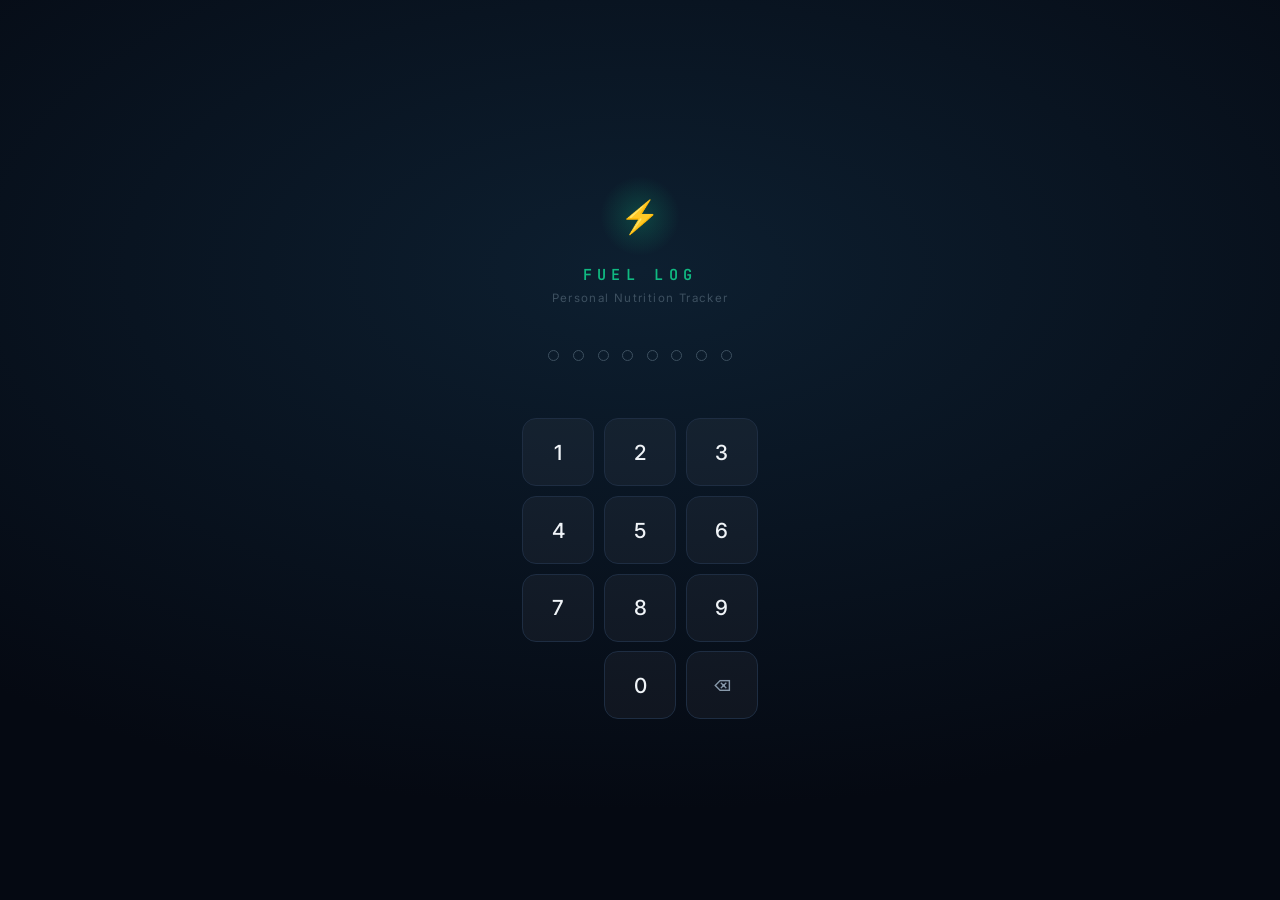
<file: foodlog/index.html>
<!DOCTYPE html>
<html lang="en">
<head>
  <meta charset="UTF-8" />
  <meta name="viewport" content="width=device-width, initial-scale=1.0, maximum-scale=1.0" />
  <title>Fuel Log</title>
  <link href="https://fonts.googleapis.com/css2?family=Inter:wght@300;400;500;600;700&family=JetBrains+Mono:wght@400;500;600&display=swap" rel="stylesheet" />
  <style>
    /* ═══════════════════════════════ VARIABLES ═══════════════════════════════ */
    :root {
      --bg:       #080c14;
      --surface:  #0e1420;
      --card:     #131c2c;
      --card2:    #182030;
      --border:   #1e2d42;
      --green:    #10b981;
      --green-lo: rgba(16,185,129,.12);
      --blue:     #60a5fa;
      --blue-lo:  rgba(96,165,250,.12);
      --orange:   #fb923c;
      --orange-lo:rgba(251,146,60,.12);
      --purple:   #c084fc;
      --purple-lo:rgba(192,132,252,.12);
      --amber:    #f59e0b;
      --red:      #ef4444;
      --text:     #f0f4f8;
      --subtle:   #8899aa;
      --muted:    #3d5060;
      --mono: 'JetBrains Mono', monospace;
      --sans: 'Inter', sans-serif;
    }
    *, *::before, *::after { box-sizing: border-box; margin: 0; padding: 0; }
    html { font-size: 16px; }
    body { background: var(--bg); color: var(--text); font-family: var(--sans); min-height: 100vh; -webkit-font-smoothing: antialiased; overflow-x: hidden; }

    /* ══════════════════════════════ LOCK SCREEN ══════════════════════════════ */
    #lock {
      position: fixed; inset: 0; z-index: 1000;
      background: radial-gradient(ellipse 80% 60% at 50% 30%, #0d1f30 0%, #050912 100%);
      display: flex; flex-direction: column; align-items: center; justify-content: center;
      padding: 2rem;
      transition: opacity .45s ease;
    }
    .lock-glow {
      width: 80px; height: 80px;
      background: radial-gradient(circle, rgba(16,185,129,.25) 0%, transparent 70%);
      display: flex; align-items: center; justify-content: center;
      border-radius: 50%; margin-bottom: .5rem;
      animation: pulse-glow 3s ease-in-out infinite;
    }
    @keyframes pulse-glow {
      0%,100% { box-shadow: 0 0 30px rgba(16,185,129,.15); }
      50%      { box-shadow: 0 0 60px rgba(16,185,129,.3);  }
    }
    .lock-icon  { font-size: 2rem; }
    .lock-brand { font-family: var(--mono); font-size: .95rem; font-weight: 600; color: var(--green); letter-spacing: .35em; text-transform: uppercase; margin-bottom: .35rem; }
    .lock-sub   { font-size: .72rem; color: var(--muted); letter-spacing: .12em; margin-bottom: 2.8rem; }

    .lock-dots  { display: flex; gap: .85rem; margin-bottom: .8rem; }
    .dot {
      width: 11px; height: 11px; border-radius: 50%;
      border: 1.5px solid var(--muted);
      transition: background .15s, border-color .15s, transform .15s, box-shadow .2s;
    }
    .dot.filled { background: var(--green); border-color: var(--green); transform: scale(1.15); }
    .dot.ok     { background: var(--green); border-color: var(--green); box-shadow: 0 0 10px rgba(16,185,129,.5); }
    .dot.bad    { background: var(--red);   border-color: var(--red); }

    .lock-err {
      font-size: .7rem; color: var(--red); letter-spacing: .08em;
      height: 1.2rem; transition: opacity .2s;
      opacity: 0; margin-bottom: 1.6rem;
    }
    .lock-err.show { opacity: 1; }

    @keyframes shake {
      0%,100% { transform: translateX(0); }
      18%      { transform: translateX(-9px); }
      36%      { transform: translateX(9px); }
      54%      { transform: translateX(-6px); }
      72%      { transform: translateX(6px); }
    }
    .lock-dots.shake { animation: shake .55s cubic-bezier(.36,.07,.19,.97); }

    .numpad {
      display: grid; grid-template-columns: repeat(3, 72px); gap: .6rem;
    }
    .np-btn {
      height: 68px; border-radius: 14px;
      background: rgba(255,255,255,.04); border: 1px solid var(--border);
      color: var(--text); cursor: pointer;
      font-family: var(--sans); font-size: 1.3rem; font-weight: 500;
      transition: background .12s, transform .1s, border-color .2s;
      user-select: none;
    }
    .np-btn:hover  { background: rgba(255,255,255,.08); border-color: var(--muted); }
    .np-btn:active { transform: scale(.92); background: var(--green-lo); border-color: var(--green); }
    .np-btn.del    { font-size: .95rem; color: var(--subtle); }
    .np-btn.empty  { visibility: hidden; pointer-events: none; }

    /* ═══════════════════════════════ APP SHELL ═══════════════════════════════ */
    #app { display: none; opacity: 0; flex-direction: column; min-height: 100vh; transition: opacity .4s ease; }

    /* HEADER */
    .app-header {
      background: var(--surface); border-bottom: 1px solid var(--border);
      padding: .85rem 1.5rem; display: flex; justify-content: space-between; align-items: center;
      position: sticky; top: 0; z-index: 50; backdrop-filter: blur(12px);
    }
    .app-brand { font-family: var(--mono); font-size: .82rem; font-weight: 600; color: var(--green); letter-spacing: .2em; text-transform: uppercase; }
    .hdr-r     { display: flex; align-items: center; gap: 1rem; }
    .app-date  { font-size: .72rem; color: var(--muted); }
    .back-link { font-family: var(--mono); font-size: .62rem; color: var(--muted); text-decoration: none; letter-spacing: .1em; text-transform: uppercase; transition: color .2s; }
    .back-link:hover { color: var(--green); }

    /* TAB BAR — pill style */
    .tab-bar {
      background: var(--surface); border-bottom: 1px solid var(--border);
      padding: .6rem 1.5rem; display: flex; justify-content: center;
    }
    .tab-pill {
      background: var(--card); border: 1px solid var(--border); border-radius: 14px;
      padding: .28rem; display: flex; position: relative;
      width: 100%; max-width: 400px;
    }
    .tab-ind {
      position: absolute; top: .28rem; bottom: .28rem;
      background: var(--green); border-radius: 10px;
      transition: left .24s cubic-bezier(.4,0,.2,1), width .24s cubic-bezier(.4,0,.2,1);
      z-index: 0; pointer-events: none;
    }
    .tab-btn {
      flex: 1; background: none; border: none; border-radius: 10px;
      color: var(--subtle); cursor: pointer;
      font-family: var(--sans); font-size: .76rem; font-weight: 600;
      letter-spacing: .07em; padding: .6rem .5rem; text-transform: uppercase;
      transition: color .22s; position: relative; z-index: 1; user-select: none;
    }
    .tab-btn.active { color: #040e08; }

    /* MAIN */
    .main   { max-width: 600px; margin: 0 auto; padding: 1.4rem 1.2rem; flex: 1; }
    .tab-pane { display: none; animation: fadeUp .22s ease; }
    .tab-pane.active { display: block; }
    @keyframes fadeUp { from { opacity:0; transform:translateY(10px); } to { opacity:1; transform:translateY(0); } }

    /* ══════════════════════════════ MACRO CARDS ══════════════════════════════ */
    .macro-grid { display: grid; grid-template-columns: repeat(4,1fr); gap: .55rem; margin-bottom: .85rem; }
    .macro-card {
      background: var(--card); border: 1px solid var(--border); border-radius: 12px;
      padding: .9rem .55rem; text-align: center; border-top-width: 2px;
      transition: border-color .2s;
    }
    .macro-card.cal  { border-top-color: var(--green);  }
    .macro-card.pro  { border-top-color: var(--blue);   }
    .macro-card.carb { border-top-color: var(--orange); }
    .macro-card.fat  { border-top-color: var(--purple); }
    .macro-val { font-family: var(--mono); font-size: 1.15rem; font-weight: 600; display: block; line-height: 1; margin-bottom: .25rem; }
    .macro-lbl { font-size: .56rem; font-weight: 700; letter-spacing: .18em; color: var(--muted); text-transform: uppercase; }
    .macro-card.cal  .macro-val { color: var(--green);  }
    .macro-card.pro  .macro-val { color: var(--blue);   }
    .macro-card.carb .macro-val { color: var(--orange); }
    .macro-card.fat  .macro-val { color: var(--purple); }

    /* ═══════════════════════════ PROGRESS BARS ═══════════════════════════════ */
    .prog-card {
      background: var(--card); border: 1px solid var(--border); border-radius: 12px;
      padding: .95rem 1.1rem; margin-bottom: .7rem;
    }
    .prog-head { display: flex; justify-content: space-between; align-items: center; margin-bottom: .5rem; }
    .prog-label { font-size: .74rem; font-weight: 500; color: var(--subtle); }
    .prog-nums  { font-family: var(--mono); font-size: .72rem; color: var(--muted); }
    .bar-track  { height: 6px; background: var(--border); border-radius: 999px; overflow: hidden; }
    .bar-fill   { height: 100%; border-radius: 999px; background: var(--green); transition: width .45s cubic-bezier(.4,0,.2,1), background .3s; min-width: 0; }
    .bar-fill.blue   { background: var(--blue); }
    .bar-fill.warn   { background: var(--amber); }
    .bar-fill.over   { background: var(--red); }
    .prog-remain { margin-top: .4rem; font-size: .68rem; color: var(--muted); text-align: right; }
    .prog-remain.over { color: var(--red); }

    /* ═════════════════════════════ LOG CARD ══════════════════════════════════ */
    .log-card {
      background: var(--card); border: 1px solid var(--border); border-radius: 12px;
      padding: 1.1rem; margin-bottom: 1.1rem;
    }
    .log-label { display: block; font-size: .74rem; font-weight: 600; color: var(--subtle); margin-bottom: .5rem; letter-spacing: .04em; }
    .meal-input {
      width: 100%; background: var(--surface); border: 1px solid var(--border); border-radius: 8px;
      color: var(--text); font-family: var(--sans); font-size: .88rem; line-height: 1.55;
      min-height: 76px; padding: .65rem .9rem; resize: vertical; outline: none;
      transition: border-color .2s;
    }
    .meal-input:focus { border-color: var(--green); }
    .meal-input::placeholder { color: var(--muted); }

    /* ══════════════════════════════ BUTTONS ══════════════════════════════════ */
    .btn {
      border: none; border-radius: 9px; cursor: pointer; font-family: var(--sans);
      font-weight: 600; font-size: .8rem; letter-spacing: .06em; text-transform: uppercase;
      display: flex; align-items: center; justify-content: center; gap: .45rem;
      padding: .72rem 1.1rem; transition: opacity .18s, transform .1s;
      user-select: none;
    }
    .btn:active:not(:disabled) { transform: scale(.97); }
    .btn:disabled { opacity: .45; cursor: not-allowed; }
    .btn-green  { background: var(--green); color: #040e08; }
    .btn-green:hover:not(:disabled) { opacity: .88; }
    .btn-outline {
      background: transparent; color: var(--green);
      border: 1.5px solid rgba(16,185,129,.4);
    }
    .btn-outline:hover:not(:disabled) { background: var(--green-lo); border-color: var(--green); }
    .btn-ghost  { background: transparent; color: var(--subtle); border: 1px solid var(--border); }
    .btn-ghost:hover { color: var(--red); border-color: rgba(239,68,68,.4); }
    .btn-full   { width: 100%; margin-top: .75rem; }

    .spinner {
      width: 13px; height: 13px; border-radius: 50%;
      border: 2px solid rgba(4,14,8,.25); border-top-color: #040e08;
      animation: spin .65s linear infinite; display: none; flex-shrink: 0;
    }
    .btn-outline .spinner { border-color: rgba(16,185,129,.2); border-top-color: var(--green); }
    @keyframes spin { to { transform: rotate(360deg); } }

    /* ═══════════════════════════ LIST HEADERS ════════════════════════════════ */
    .list-hdr { display: flex; justify-content: space-between; align-items: center; margin-bottom: .65rem; margin-top: 1.2rem; }
    .list-title { font-size: .66rem; font-weight: 700; letter-spacing: .22em; text-transform: uppercase; color: var(--muted); }

    /* ═══════════════════════════ MEAL CARDS ═════════════════════════════════ */
    .meal-card {
      background: var(--card); border: 1px solid var(--border); border-radius: 11px;
      padding: .9rem 1rem; margin-bottom: .55rem; animation: fadeUp .25s ease;
    }
    .meal-top   { display: flex; justify-content: space-between; align-items: flex-start; margin-bottom: .45rem; }
    .meal-name  { font-size: .87rem; font-weight: 500; flex: 1; padding-right: .5rem; line-height: 1.3; }
    .meal-del   { background: none; border: none; color: var(--muted); cursor: pointer; font-size: 1.1rem; line-height: 1; padding: 0; flex-shrink: 0; transition: color .2s; }
    .meal-del:hover { color: var(--red); }
    .meal-macros { display: flex; gap: .8rem; flex-wrap: wrap; }
    .mm          { font-family: var(--mono); font-size: .68rem; }
    .mm.c { color: var(--green);  font-weight: 600; }
    .mm.p { color: var(--blue);   }
    .mm.r { color: var(--orange); }
    .mm.f { color: var(--purple); }
    .meal-note  { margin-top: .4rem; font-size: .68rem; color: var(--muted); font-style: italic; }

    /* ══════════════════════════ EMPTY STATE ══════════════════════════════════ */
    .empty { text-align: center; padding: 2.2rem 1rem; color: var(--muted); }
    .empty-icon { font-size: 2rem; display: block; margin-bottom: .5rem; }
    .empty-txt  { font-size: .8rem; line-height: 1.7; }

    /* ═══════════════════════ AI SUGGESTION CARD ═══════════════════════════════ */
    .sug-card {
      background: linear-gradient(135deg, var(--card) 0%, rgba(16,185,129,.04) 100%);
      border: 1px solid rgba(16,185,129,.2); border-radius: 12px;
      padding: 1.1rem; margin-top: .65rem; animation: fadeUp .3s ease;
    }
    .sug-status {
      display: inline-flex; align-items: center; gap: .4rem;
      padding: .28rem .75rem; border-radius: 999px;
      font-size: .62rem; font-weight: 700; letter-spacing: .14em; text-transform: uppercase;
      margin-bottom: .85rem;
    }
    .sug-status.on_track          { background: var(--green-lo);  color: var(--green); }
    .sug-status.slightly_over,
    .sug-status.slightly_under    { background: rgba(245,158,11,.12); color: var(--amber); }
    .sug-status.significantly_over,
    .sug-status.significantly_under { background: rgba(239,68,68,.12); color: var(--red); }
    .sug-targets { font-size: .8rem; color: var(--subtle); margin-bottom: .85rem; }
    .sug-targets strong { color: var(--text); font-weight: 600; }
    .sug-tips   { list-style: none; }
    .sug-tips li { display: flex; gap: .55rem; font-size: .78rem; color: var(--subtle); margin-bottom: .4rem; line-height: 1.5; }
    .sug-tips li::before { content: '▸'; color: var(--green); flex-shrink: 0; font-size: .6rem; margin-top: .22rem; }
    .sug-summary {
      margin-top: .85rem; font-size: .74rem; color: var(--subtle); font-style: italic;
      padding-top: .75rem; border-top: 1px solid var(--border); line-height: 1.55;
    }

    /* ═══════════════════════════ WEIGHT TAB ══════════════════════════════════ */
    .wt-log-card {
      background: var(--card); border: 1px solid var(--border); border-radius: 12px;
      padding: 1.1rem; margin-bottom: .85rem;
    }
    .wt-log-label { font-size: .7rem; font-weight: 600; color: var(--subtle); letter-spacing: .08em; text-transform: uppercase; margin-bottom: .65rem; display: block; }
    .wt-display   { text-align: center; padding: .5rem 0 .8rem; }
    .wt-big       { font-family: var(--mono); font-size: 3.2rem; font-weight: 600; color: var(--green); line-height: 1; }
    .wt-unit      { font-family: var(--mono); font-size: 1rem; color: var(--subtle); margin-left: .3rem; }
    .wt-delta     { font-size: .78rem; color: var(--muted); margin-top: .3rem; }
    .wt-delta.loss { color: var(--green); }
    .wt-delta.gain { color: var(--red); }
    .wt-input-row { display: flex; gap: .6rem; align-items: center; }
    .wt-inp {
      flex: 1; background: var(--surface); border: 1px solid var(--border); border-radius: 8px;
      color: var(--text); font-family: var(--mono); font-size: 1.1rem; font-weight: 600;
      padding: .6rem .9rem; outline: none; transition: border-color .2s;
    }
    .wt-inp:focus { border-color: var(--green); }
    .wt-inp::placeholder { color: var(--muted); font-size: .9rem; font-weight: 400; }
    .wt-kg { font-family: var(--mono); font-size: .9rem; color: var(--subtle); }

    /* Goal progress */
    .goal-prog-card {
      background: var(--card); border: 1px solid var(--border); border-radius: 12px;
      padding: 1.1rem; margin-bottom: .85rem;
    }
    .goal-prog-title { font-size: .66rem; font-weight: 700; letter-spacing: .22em; text-transform: uppercase; color: var(--muted); margin-bottom: 1rem; }
    .goal-prog-row   { display: flex; align-items: center; gap: .75rem; }
    .gp-end   { text-align: center; flex-shrink: 0; min-width: 40px; }
    .gp-end-val { font-family: var(--mono); font-size: .92rem; font-weight: 600; color: var(--text); display: block; }
    .gp-end-lbl { font-size: .56rem; text-transform: uppercase; letter-spacing: .12em; color: var(--muted); }
    .gp-bar-wrap { flex: 1; }
    .gp-track { height: 8px; background: var(--border); border-radius: 999px; position: relative; overflow: visible; }
    .gp-fill  { height: 100%; background: linear-gradient(90deg, var(--green), #34d399); border-radius: 999px; transition: width .5s cubic-bezier(.4,0,.2,1); position: relative; }
    .gp-fill::after {
      content: attr(data-weight);
      position: absolute; right: -1px; top: -26px;
      background: var(--green); color: #040e08;
      font-family: var(--mono); font-size: .6rem; font-weight: 700;
      padding: .15rem .4rem; border-radius: 5px; white-space: nowrap;
    }
    .gp-fill::before {
      content: '';
      position: absolute; right: -1px; top: -6px;
      width: 16px; height: 16px; border-radius: 50%;
      background: var(--green); border: 2px solid var(--card);
      transform: translateX(50%);
    }
    .gp-meta { margin-top: .75rem; font-size: .72rem; color: var(--muted); display: flex; justify-content: space-between; }
    .gp-meta strong { color: var(--subtle); }
    .gp-meta .on-track { color: var(--green); }
    .gp-meta .behind   { color: var(--amber); }

    /* Weight history */
    .wt-history-item {
      background: var(--card); border: 1px solid var(--border); border-radius: 10px;
      padding: .75rem 1rem; margin-bottom: .45rem;
      display: flex; justify-content: space-between; align-items: center;
    }
    .wh-date { font-size: .76rem; color: var(--subtle); }
    .wh-wt   { font-family: var(--mono); font-size: .9rem; font-weight: 600; color: var(--text); }
    .wh-delta { font-family: var(--mono); font-size: .72rem; }
    .wh-delta.loss { color: var(--green); }
    .wh-delta.gain { color: var(--red); }
    .wh-delta.same { color: var(--muted); }

    /* ═══════════════════════════ PROFILE TAB ═════════════════════════════════ */
    .prof-section {
      font-size: .62rem; font-weight: 700; letter-spacing: .25em; text-transform: uppercase;
      color: var(--green); margin-bottom: .7rem; margin-top: 1.3rem;
    }
    .prof-section:first-child { margin-top: 0; }
    .prof-card { background: var(--card); border: 1px solid var(--border); border-radius: 12px; padding: 1.1rem; margin-bottom: .8rem; }
    .form-row  { display: grid; grid-template-columns: 1fr 1fr; gap: .65rem; margin-bottom: .65rem; }
    .form-row:last-child { margin-bottom: 0; }
    .form-row.full { grid-template-columns: 1fr; }
    .fg { display: flex; flex-direction: column; gap: .3rem; }
    .fl { font-size: .64rem; font-weight: 600; color: var(--muted); text-transform: uppercase; letter-spacing: .12em; }
    .fi, .fs {
      background: var(--surface); border: 1px solid var(--border); border-radius: 7px;
      color: var(--text); font-family: var(--sans); font-size: .86rem;
      padding: .56rem .75rem; outline: none; width: 100%; transition: border-color .2s;
    }
    .fi:focus, .fs:focus { border-color: var(--green); }
    .fs option { background: var(--surface); }
    .fi[type="date"] { color-scheme: dark; }

    /* AI Macro Result in Profile */
    .macro-result {
      background: var(--card2); border: 1px solid rgba(16,185,129,.2); border-radius: 10px;
      padding: .9rem; margin-top: .9rem; animation: fadeUp .25s ease;
    }
    .mr-grid { display: grid; grid-template-columns: repeat(4,1fr); gap: .5rem; margin-bottom: .7rem; }
    .mr-item  { text-align: center; padding: .65rem .4rem; border-radius: 8px; }
    .mr-item.cal  { background: var(--green-lo);  }
    .mr-item.pro  { background: var(--blue-lo);   }
    .mr-item.carb { background: var(--orange-lo); }
    .mr-item.fat  { background: var(--purple-lo); }
    .mr-val  { font-family: var(--mono); font-size: 1rem; font-weight: 600; display: block; margin-bottom: .2rem; }
    .mr-lbl  { font-size: .54rem; font-weight: 700; letter-spacing: .14em; color: var(--muted); text-transform: uppercase; }
    .mr-item.cal  .mr-val { color: var(--green);  }
    .mr-item.pro  .mr-val { color: var(--blue);   }
    .mr-item.carb .mr-val { color: var(--orange); }
    .mr-item.fat  .mr-val { color: var(--purple); }
    .mr-note { font-size: .72rem; color: var(--subtle); font-style: italic; line-height: 1.55; }

    /* Stats chips */
    .stats-grid { display: grid; grid-template-columns: repeat(4,1fr); gap: .55rem; margin-bottom: 1rem; }
    .stat-chip  { background: var(--card); border: 1px solid var(--border); border-radius: 10px; padding: .8rem .5rem; text-align: center; }
    .sc-val { font-family: var(--mono); font-size: .95rem; font-weight: 600; color: var(--green); display: block; }
    .sc-lbl { font-size: .54rem; color: var(--muted); text-transform: uppercase; letter-spacing: .12em; margin-top: .18rem; display: block; }

    /* ════════════════════════════ TOAST ══════════════════════════════════════ */
    .toast {
      position: fixed; bottom: 1.5rem; left: 50%; transform: translateX(-50%) translateY(70px);
      background: var(--card2); border: 1px solid var(--border); border-radius: 9px;
      padding: .65rem 1.2rem; font-size: .78rem; font-weight: 500;
      box-shadow: 0 8px 40px rgba(0,0,0,.55); z-index: 200;
      transition: transform .28s cubic-bezier(.4,0,.2,1); white-space: nowrap; pointer-events: none;
    }
    .toast.show  { transform: translateX(-50%) translateY(0); }
    .toast.ok    { color: var(--green); border-color: rgba(16,185,129,.3); }
    .toast.err   { color: var(--red);   border-color: rgba(239,68,68,.3); }

    /* ═══════════════════════════ RESPONSIVE ══════════════════════════════════ */
    @media (max-width: 480px) {
      .macro-grid { grid-template-columns: repeat(2,1fr); }
      .stats-grid { grid-template-columns: repeat(2,1fr); }
      .mr-grid    { grid-template-columns: repeat(2,1fr); }
      .form-row   { grid-template-columns: 1fr; }
      .numpad     { grid-template-columns: repeat(3,64px); }
      .np-btn     { height: 60px; }
      .app-date   { display: none; }
    }
  </style>
</head>
<body>

<!-- ══════════════════════════ LOCK SCREEN ══════════════════════════════════ -->
<div id="lock">
  <div class="lock-glow"><span class="lock-icon">⚡</span></div>
  <div class="lock-brand">Fuel Log</div>
  <div class="lock-sub">Personal Nutrition Tracker</div>

  <div class="lock-dots" id="lock-dots">
    <span class="dot"></span><span class="dot"></span><span class="dot"></span><span class="dot"></span>
    <span class="dot"></span><span class="dot"></span><span class="dot"></span><span class="dot"></span>
  </div>
  <p class="lock-err" id="lock-err">Incorrect passcode</p>

  <div class="numpad">
    <button class="np-btn" data-v="1">1</button>
    <button class="np-btn" data-v="2">2</button>
    <button class="np-btn" data-v="3">3</button>
    <button class="np-btn" data-v="4">4</button>
    <button class="np-btn" data-v="5">5</button>
    <button class="np-btn" data-v="6">6</button>
    <button class="np-btn" data-v="7">7</button>
    <button class="np-btn" data-v="8">8</button>
    <button class="np-btn" data-v="9">9</button>
    <button class="np-btn empty" aria-hidden="true"></button>
    <button class="np-btn" data-v="0">0</button>
    <button class="np-btn del" data-v="del">⌫</button>
  </div>
</div>

<!-- ════════════════════════════ APP ═════════════════════════════════════════ -->
<div id="app">

  <header class="app-header">
    <span class="app-brand">⚡ Fuel Log</span>
    <div class="hdr-r">
      <span class="app-date" id="date-display"></span>
      <a class="back-link" href="/">← CV</a>
    </div>
  </header>

  <div class="tab-bar">
    <div class="tab-pill" id="tab-pill">
      <div class="tab-ind" id="tab-ind"></div>
      <button class="tab-btn active" data-tab="cut">Cut</button>
      <button class="tab-btn" data-tab="weight">Weight</button>
      <button class="tab-btn" data-tab="profile">Profile</button>
    </div>
  </div>

  <main class="main">

    <!-- ── CUT TAB ── -->
    <div class="tab-pane active" id="tab-cut">

      <div class="macro-grid">
        <div class="macro-card cal">
          <span class="macro-val" id="tot-cal">0</span>
          <span class="macro-lbl">Calories</span>
        </div>
        <div class="macro-card pro">
          <span class="macro-val" id="tot-pro">0g</span>
          <span class="macro-lbl">Protein</span>
        </div>
        <div class="macro-card carb">
          <span class="macro-val" id="tot-carb">0g</span>
          <span class="macro-lbl">Carbs</span>
        </div>
        <div class="macro-card fat">
          <span class="macro-val" id="tot-fat">0g</span>
          <span class="macro-lbl">Fat</span>
        </div>
      </div>

      <div class="prog-card">
        <div class="prog-head">
          <span class="prog-label">Calories</span>
          <span class="prog-nums" id="cal-nums">0 / 2000 kcal</span>
        </div>
        <div class="bar-track"><div class="bar-fill" id="cal-bar" style="width:0%"></div></div>
        <div class="prog-remain" id="cal-remain">2000 kcal remaining</div>
      </div>

      <div class="prog-card" id="prot-prog" style="display:none">
        <div class="prog-head">
          <span class="prog-label" style="color:var(--blue)">Protein</span>
          <span class="prog-nums" id="prot-nums">0 / 150g</span>
        </div>
        <div class="bar-track"><div class="bar-fill blue" id="prot-bar" style="width:0%"></div></div>
      </div>

      <div class="log-card">
        <label class="log-label">What did you eat?</label>
        <textarea class="meal-input" id="meal-input" placeholder="e.g. 2 scrambled eggs with wholemeal toast and a black coffee…"></textarea>
        <button class="btn btn-green btn-full" id="log-btn" onclick="logMeal()">
          <div class="spinner" id="log-sp"></div>
          <span id="log-txt">Analyze &amp; Log</span>
        </button>
      </div>

      <div class="list-hdr">
        <span class="list-title">Today's Meals</span>
        <button class="btn btn-ghost" style="padding:.3rem .7rem;font-size:.68rem" onclick="clearDay()">Clear Day</button>
      </div>
      <div id="meals-list"></div>

      <div id="ai-section" style="display:none;margin-top:1.4rem">
        <div class="list-hdr"><span class="list-title">AI Analysis</span></div>
        <button class="btn btn-outline btn-full" id="sug-btn" onclick="getSuggestion()">
          <div class="spinner" id="sug-sp"></div>
          <span id="sug-txt">✦ Get Tomorrow's Plan</span>
        </button>
        <div id="sug-result"></div>
      </div>

    </div>

    <!-- ── WEIGHT TAB ── -->
    <div class="tab-pane" id="tab-weight">

      <div class="wt-log-card" id="wt-log-card">
        <span class="wt-log-label" id="wt-log-label">Log Today's Weight</span>
        <div id="wt-logged-display" style="display:none">
          <div class="wt-display">
            <span class="wt-big" id="wt-big">—</span><span class="wt-unit">kg</span>
            <div class="wt-delta" id="wt-delta"></div>
          </div>
        </div>
        <div id="wt-input-row">
          <div class="wt-input-row">
            <input class="wt-inp" id="wt-inp" type="number" step="0.1" min="30" max="300" placeholder="75.0" />
            <span class="wt-kg">kg</span>
            <button class="btn btn-green" style="padding:.55rem 1rem;font-size:.75rem" onclick="logWeight()">Log</button>
          </div>
        </div>
      </div>

      <div class="goal-prog-card" id="goal-prog-card" style="display:none">
        <div class="goal-prog-title">Weight Goal Progress</div>
        <div class="goal-prog-row">
          <div class="gp-end">
            <span class="gp-end-val" id="gp-start">—</span>
            <span class="gp-end-lbl">Start</span>
          </div>
          <div class="gp-bar-wrap">
            <div class="gp-track">
              <div class="gp-fill" id="gp-fill" data-weight="" style="width:0%"></div>
            </div>
          </div>
          <div class="gp-end" style="text-align:right">
            <span class="gp-end-val" id="gp-goal">—</span>
            <span class="gp-end-lbl">Goal</span>
          </div>
        </div>
        <div class="gp-meta">
          <span id="gp-pct"></span>
          <span id="gp-days"></span>
        </div>
      </div>

      <div class="list-hdr" style="margin-top:.4rem">
        <span class="list-title">Weight Log</span>
        <button class="btn btn-ghost" style="padding:.3rem .7rem;font-size:.68rem" onclick="clearWeights()">Clear Log</button>
      </div>
      <div id="wt-history"></div>

    </div>

    <!-- ── PROFILE TAB ── -->
    <div class="tab-pane" id="tab-profile">

      <div class="prof-section">Personal Info</div>
      <div class="prof-card">
        <div class="form-row">
          <div class="fg"><label class="fl">Name</label><input class="fi" id="p-name" type="text" placeholder="Roshan" /></div>
          <div class="fg"><label class="fl">Age</label><input class="fi" id="p-age" type="number" placeholder="25" min="10" max="100" /></div>
        </div>
        <div class="form-row">
          <div class="fg">
            <label class="fl">Sex</label>
            <select class="fs" id="p-sex">
              <option value="male">Male</option>
              <option value="female">Female</option>
            </select>
          </div>
          <div class="fg"><label class="fl">Height (cm)</label><input class="fi" id="p-height" type="number" placeholder="175" min="100" max="250" /></div>
        </div>
        <div class="form-row">
          <div class="fg"><label class="fl">Current Weight (kg)</label><input class="fi" id="p-weight" type="number" placeholder="75" step="0.1" min="30" max="300" /></div>
          <div class="fg">
            <label class="fl">Activity Level</label>
            <select class="fs" id="p-activity">
              <option value="1.2">Sedentary</option>
              <option value="1.375">Light (1–3×/wk)</option>
              <option value="1.55" selected>Moderate (3–5×/wk)</option>
              <option value="1.725">Active (6–7×/wk)</option>
              <option value="1.9">Very Active</option>
            </select>
          </div>
        </div>
      </div>

      <div class="prof-section">Weight Goal</div>
      <div class="prof-card">
        <div class="form-row">
          <div class="fg"><label class="fl">Desired Weight (kg)</label><input class="fi" id="p-goal-wt" type="number" placeholder="70" step="0.1" min="30" max="300" /></div>
          <div class="fg"><label class="fl">Achieve By</label><input class="fi" id="p-goal-date" type="date" /></div>
        </div>

        <button class="btn btn-outline btn-full" id="calc-btn" onclick="calculateMacros()">
          <div class="spinner" id="calc-sp"></div>
          <span id="calc-txt">✦ Calculate My Macros with AI</span>
        </button>

        <div id="macro-result" style="display:none"></div>
      </div>

      <button class="btn btn-green btn-full" onclick="saveProfile()">Save Profile</button>

      <div id="stats-display" style="display:none">
        <div class="prof-section">Your Stats</div>
        <div class="stats-grid">
          <div class="stat-chip"><span class="sc-val" id="s-bmi">—</span><span class="sc-lbl">BMI</span></div>
          <div class="stat-chip"><span class="sc-val" id="s-tdee">—</span><span class="sc-lbl">TDEE kcal</span></div>
          <div class="stat-chip"><span class="sc-val" id="s-target">—</span><span class="sc-lbl">Cut Target</span></div>
          <div class="stat-chip"><span class="sc-val" id="s-days">—</span><span class="sc-lbl">Days Left</span></div>
        </div>
      </div>

    </div>

  </main>
</div>

<div class="toast" id="toast"></div>

<script>
/* ══════════════════════════════════════════════════════════
   LOCK SCREEN
══════════════════════════════════════════════════════════ */
const _C = '97289087';
let _entered = '';

if (sessionStorage.getItem('fl_ok') === '1') unlockApp(false);
else initNumpad();

function initNumpad() {
  document.querySelectorAll('.np-btn').forEach(btn => {
    btn.addEventListener('click', () => {
      const v = btn.dataset.v;
      if (v === 'del') { _entered = _entered.slice(0, -1); }
      else if (_entered.length < _C.length) { _entered += v; }
      syncDots();
      if (_entered.length === _C.length) {
        if (_entered === _C) { sessionStorage.setItem('fl_ok', '1'); flashOK(); }
        else { shakeWrong(); _entered = ''; }
      }
    });
  });
}

function syncDots() {
  document.querySelectorAll('.dot').forEach((d, i) => {
    d.classList.toggle('filled', i < _entered.length);
    d.classList.remove('ok', 'bad');
  });
}

function flashOK() {
  document.querySelectorAll('.dot').forEach(d => { d.classList.remove('filled'); d.classList.add('ok'); });
  setTimeout(() => unlockApp(true), 600);
}

function shakeWrong() {
  document.querySelectorAll('.dot').forEach(d => { d.classList.remove('filled'); d.classList.add('bad'); });
  const dotsEl = document.getElementById('lock-dots');
  const errEl  = document.getElementById('lock-err');
  dotsEl.classList.add('shake');
  errEl.classList.add('show');
  setTimeout(() => {
    dotsEl.classList.remove('shake');
    document.querySelectorAll('.dot').forEach(d => d.classList.remove('bad'));
    syncDots();
    setTimeout(() => errEl.classList.remove('show'), 1500);
  }, 600);
}

function unlockApp(animate) {
  const lock = document.getElementById('lock');
  const app  = document.getElementById('app');
  if (animate) {
    lock.style.opacity = '0';
    setTimeout(() => { lock.style.display = 'none'; showApp(app); }, 450);
  } else {
    lock.style.display = 'none'; showApp(app);
  }
}

function showApp(app) {
  app.style.display = 'flex';
  requestAnimationFrame(() => requestAnimationFrame(() => { app.style.opacity = '1'; initApp(); }));
}

/* ══════════════════════════════════════════════════════════
   HELPERS / STORAGE
══════════════════════════════════════════════════════════ */
const TODAY = new Date().toISOString().slice(0, 10);

function getProfile()  { return JSON.parse(localStorage.getItem('fl_profile') || '{}'); }
function getMeals()    { return JSON.parse(localStorage.getItem('fl_meals_' + TODAY) || '[]'); }
function saveMeals(m)  { localStorage.setItem('fl_meals_' + TODAY, JSON.stringify(m)); }
function getWeights()  { return JSON.parse(localStorage.getItem('fl_weights') || '[]'); }
function saveWeights(w){ localStorage.setItem('fl_weights', JSON.stringify(w)); }

function esc(s) { const d = document.createElement('div'); d.textContent = s; return d.innerHTML; }

function showToast(msg, type) {
  const el = document.getElementById('toast');
  el.textContent = msg; el.className = 'toast ' + type + ' show';
  clearTimeout(el._t); el._t = setTimeout(() => { el.className = 'toast ' + type; }, 3000);
}

async function callAPI(type, data) {
  const res = await fetch('/.netlify/functions/chat', {
    method: 'POST',
    headers: { 'Content-Type': 'application/json' },
    body: JSON.stringify({ type, ...data })
  });
  const json = await res.json();
  if (!res.ok || json.error) throw new Error(json.error || 'API error');
  return json;
}

function setBtn(id, spId, txtId, loading, label) {
  const btn = document.getElementById(id);
  const sp  = document.getElementById(spId);
  const txt = document.getElementById(txtId);
  btn.disabled = loading;
  sp.style.display = loading ? 'block' : 'none';
  if (label) txt.textContent = label;
}

/* ══════════════════════════════════════════════════════════
   APP INIT
══════════════════════════════════════════════════════════ */
function initApp() {
  document.getElementById('date-display').textContent = new Date().toLocaleDateString('en-GB', {
    weekday: 'short', day: 'numeric', month: 'long', year: 'numeric'
  });

  const p = getProfile();
  if (p.name)       document.getElementById('p-name').value = p.name;
  if (p.age)        document.getElementById('p-age').value  = p.age;
  if (p.sex)        document.getElementById('p-sex').value  = p.sex;
  if (p.height)     document.getElementById('p-height').value   = p.height;
  if (p.weight)     document.getElementById('p-weight').value   = p.weight;
  if (p.activity)   document.getElementById('p-activity').value = p.activity;
  if (p.goalWeight) document.getElementById('p-goal-wt').value   = p.goalWeight;
  if (p.goalDate)   document.getElementById('p-goal-date').value = p.goalDate;

  if (p.weight && p.height) renderStats(p);
  if (p.targetCalories && p.targetProtein) showSavedMacros(p);

  initTabs();
  renderMeals();
  updateTotals();
  renderWeight();
  renderGoalProgress();
}

/* ══════════════════════════════════════════════════════════
   TABS  — pill sliding indicator
══════════════════════════════════════════════════════════ */
function initTabs() {
  const btns = document.querySelectorAll('.tab-btn');
  const ind  = document.getElementById('tab-ind');

  function posInd(btn) {
    ind.style.left  = btn.offsetLeft + 'px';
    ind.style.width = btn.offsetWidth + 'px';
  }

  requestAnimationFrame(() => posInd(document.querySelector('.tab-btn.active')));

  btns.forEach(btn => {
    btn.addEventListener('click', () => {
      btns.forEach(b => b.classList.remove('active'));
      document.querySelectorAll('.tab-pane').forEach(p => p.classList.remove('active'));
      btn.classList.add('active');
      posInd(btn);
      document.getElementById('tab-' + btn.dataset.tab).classList.add('active');
    });
  });
}

/* ══════════════════════════════════════════════════════════
   CUT TAB
══════════════════════════════════════════════════════════ */
async function logMeal() {
  const input = document.getElementById('meal-input');
  const meal  = input.value.trim();
  if (!meal) { showToast('Describe what you ate first', 'err'); return; }

  setBtn('log-btn', 'log-sp', 'log-txt', true, 'Analyzing…');
  try {
    const d = await callAPI('meal', { meal });
    const entry = {
      id: Date.now(), name: d.name || meal,
      calories: Math.round(d.calories || 0), protein: Math.round(d.protein || 0),
      carbs:    Math.round(d.carbs    || 0), fat:     Math.round(d.fat     || 0),
      note: d.note || ''
    };
    const meals = getMeals(); meals.unshift(entry); saveMeals(meals);
    input.value = '';
    renderMeals(); updateTotals();
    showToast('Logged: ' + entry.name, 'ok');
  } catch (e) {
    showToast('Error: ' + e.message, 'err');
  } finally {
    setBtn('log-btn', 'log-sp', 'log-txt', false, 'Analyze & Log');
  }
}

document.addEventListener('DOMContentLoaded', () => {
  document.getElementById('meal-input')?.addEventListener('keydown', e => {
    if (e.key === 'Enter' && !e.shiftKey) { e.preventDefault(); logMeal(); }
  });
});

function renderMeals() {
  const meals = getMeals();
  const el    = document.getElementById('meals-list');
  const aiSec = document.getElementById('ai-section');
  if (!meals.length) {
    el.innerHTML = '<div class="empty"><span class="empty-icon">🍽️</span><p class="empty-txt">No meals logged today.<br>Describe what you ate and let AI do the rest.</p></div>';
    aiSec.style.display = 'none'; return;
  }
  el.innerHTML = meals.map(m => `
    <div class="meal-card">
      <div class="meal-top">
        <span class="meal-name">${esc(m.name)}</span>
        <button class="meal-del" onclick="deleteMeal(${m.id})" title="Remove">×</button>
      </div>
      <div class="meal-macros">
        <span class="mm c">${m.calories} kcal</span>
        <span class="mm p">${m.protein}g protein</span>
        <span class="mm r">${m.carbs}g carbs</span>
        <span class="mm f">${m.fat}g fat</span>
      </div>
      ${m.note ? `<div class="meal-note">${esc(m.note)}</div>` : ''}
    </div>`).join('');
  aiSec.style.display = 'block';
}

function updateTotals() {
  const meals  = getMeals();
  const t = meals.reduce((a, m) => ({ cal: a.cal+m.calories, pro: a.pro+m.protein, carb: a.carb+m.carbs, fat: a.fat+m.fat }), { cal:0,pro:0,carb:0,fat:0 });
  const prof   = getProfile();
  const target = prof.targetCalories || 2000;
  const protTgt= prof.targetProtein  || 0;

  document.getElementById('tot-cal').textContent  = t.cal;
  document.getElementById('tot-pro').textContent  = t.pro  + 'g';
  document.getElementById('tot-carb').textContent = t.carb + 'g';
  document.getElementById('tot-fat').textContent  = t.fat  + 'g';

  const pct    = Math.min((t.cal / target) * 100, 100);
  const remain = target - t.cal;
  document.getElementById('cal-nums').textContent  = `${t.cal} / ${target} kcal`;
  const bar = document.getElementById('cal-bar');
  bar.style.width = pct + '%';
  bar.className   = 'bar-fill' + (pct >= 100 ? ' over' : pct >= 85 ? ' warn' : '');
  const remEl = document.getElementById('cal-remain');
  remEl.className = 'prog-remain' + (remain < 0 ? ' over' : '');
  remEl.textContent = remain >= 0 ? `${remain} kcal remaining` : `${Math.abs(remain)} kcal over target`;

  const protProg = document.getElementById('prot-prog');
  if (protTgt > 0) {
    protProg.style.display = 'block';
    document.getElementById('prot-nums').textContent = `${t.pro}g / ${protTgt}g`;
    document.getElementById('prot-bar').style.width = Math.min((t.pro / protTgt) * 100, 100) + '%';
  } else {
    protProg.style.display = 'none';
  }
}

function deleteMeal(id) {
  saveMeals(getMeals().filter(m => m.id !== id));
  renderMeals(); updateTotals();
}

function clearDay() {
  if (!confirm('Clear all meals for today?')) return;
  saveMeals([]); renderMeals(); updateTotals();
  document.getElementById('sug-result').innerHTML = '';
}

async function getSuggestion() {
  const prof = getProfile();
  if (!prof.targetCalories) { showToast('Save a profile with goals first', 'err'); return; }
  const meals  = getMeals();
  if (!meals.length) { showToast('Log some meals first', 'err'); return; }

  const totals = meals.reduce((a, m) => ({ calories: a.calories+m.calories, protein: a.protein+m.protein, carbs: a.carbs+m.carbs, fat: a.fat+m.fat }), { calories:0,protein:0,carbs:0,fat:0 });
  const weights = getWeights();
  const currentWeight = weights.length ? weights[weights.length - 1].weight : (prof.weight || '?');

  setBtn('sug-btn', 'sug-sp', 'sug-txt', true, 'Thinking…');
  try {
    const d = await callAPI('suggest', { todayMacros: totals, profile: prof, currentWeight });
    renderSuggestion(d);
  } catch (e) {
    showToast('Error: ' + e.message, 'err');
  } finally {
    setBtn('sug-btn', 'sug-sp', 'sug-txt', false, '✦ Get Tomorrow\'s Plan');
  }
}

function renderSuggestion(d) {
  const statusLabels = {
    on_track: '● On Track', slightly_over: '▲ Slightly Over', slightly_under: '▼ Slightly Under',
    significantly_over: '▲▲ Over Target', significantly_under: '▼▼ Under Target'
  };
  document.getElementById('sug-result').innerHTML = `
    <div class="sug-card">
      <div class="sug-status ${esc(d.status)}">${statusLabels[d.status] || d.status}</div>
      <div class="sug-targets">
        Tomorrow target: <strong>${d.tomorrowCalories} kcal</strong> · <strong>${d.tomorrowProtein}g protein</strong>
      </div>
      <ul class="sug-tips">
        <li>${esc(d.tip1)}</li>
        <li>${esc(d.tip2)}</li>
        <li>${esc(d.tip3)}</li>
      </ul>
      <div class="sug-summary">"${esc(d.summary)}"</div>
    </div>`;
}

/* ══════════════════════════════════════════════════════════
   WEIGHT TAB
══════════════════════════════════════════════════════════ */
function logWeight() {
  const val = parseFloat(document.getElementById('wt-inp').value);
  if (!val || val < 30 || val > 300) { showToast('Enter a valid weight (30–300kg)', 'err'); return; }
  const weights = getWeights();
  const exists  = weights.findIndex(w => w.date === TODAY);
  if (exists >= 0) weights[exists].weight = val;
  else             weights.push({ date: TODAY, weight: val });
  saveWeights(weights);
  renderWeight(); renderGoalProgress();
  showToast(`Logged ${val} kg`, 'ok');
}

function renderWeight() {
  const weights   = getWeights();
  const todayEntry= weights.find(w => w.date === TODAY);
  const loggedRow = document.getElementById('wt-logged-display');
  const inputRow  = document.getElementById('wt-input-row');
  const labelEl   = document.getElementById('wt-log-label');

  if (todayEntry) {
    loggedRow.style.display = 'block';
    inputRow.style.display  = 'none';
    labelEl.textContent     = "Today's Weight";
    document.getElementById('wt-big').textContent = todayEntry.weight;

    const sorted = [...weights].sort((a, b) => a.date.localeCompare(b.date));
    const idx    = sorted.findIndex(w => w.date === TODAY);
    const deltaEl = document.getElementById('wt-delta');
    if (idx > 0) {
      const prev  = sorted[idx - 1].weight;
      const diff  = (todayEntry.weight - prev).toFixed(1);
      const isLoss= diff < 0;
      deltaEl.textContent  = (isLoss ? '↓ ' : diff > 0 ? '↑ +' : '→ ') + diff + ' kg since yesterday';
      deltaEl.className    = 'wt-delta' + (isLoss ? ' loss' : diff > 0 ? ' gain' : '');
    } else { deltaEl.textContent = 'First entry'; deltaEl.className = 'wt-delta'; }
  } else {
    loggedRow.style.display = 'none';
    inputRow.style.display  = 'block';
    labelEl.textContent     = "Log Today's Weight";
    document.getElementById('wt-inp').value = '';
  }

  renderWeightHistory(weights);
}

function renderWeightHistory(weights) {
  const el     = document.getElementById('wt-history');
  const sorted = [...weights].sort((a, b) => b.date.localeCompare(a.date)).slice(0, 14);
  if (!sorted.length) {
    el.innerHTML = '<div class="empty"><span class="empty-icon">⚖️</span><p class="empty-txt">No weight entries yet.<br>Log your weight daily for best results.</p></div>';
    return;
  }
  const all = [...weights].sort((a, b) => a.date.localeCompare(b.date));
  el.innerHTML = sorted.map((w, i) => {
    const prev  = all[all.findIndex(x => x.date === w.date) - 1];
    let dCls = 'same', dTxt = '─';
    if (prev) {
      const diff = (w.weight - prev.weight).toFixed(1);
      if (diff < 0)       { dCls = 'loss'; dTxt = '↓ ' + diff + ' kg'; }
      else if (diff > 0)  { dCls = 'gain'; dTxt = '↑ +' + diff + ' kg'; }
    }
    const d = new Date(w.date + 'T00:00:00');
    const label = d.toLocaleDateString('en-GB', { weekday: 'short', day: 'numeric', month: 'short' });
    return `<div class="wt-history-item">
      <span class="wh-date">${label}</span>
      <span class="wh-wt">${w.weight} kg</span>
      <span class="wh-delta ${dCls}">${dTxt}</span>
    </div>`;
  }).join('');
}

function renderGoalProgress() {
  const prof    = getProfile();
  const card    = document.getElementById('goal-prog-card');
  if (!prof.goalWeight || !prof.startWeight) { card.style.display = 'none'; return; }
  card.style.display = 'block';

  const weights  = getWeights();
  const sorted   = [...weights].sort((a, b) => a.date.localeCompare(b.date));
  const curWt    = sorted.length ? sorted[sorted.length - 1].weight : prof.weight || prof.startWeight;
  const start    = parseFloat(prof.startWeight);
  const goal     = parseFloat(prof.goalWeight);
  const current  = parseFloat(curWt);
  const range    = Math.abs(start - goal);
  const done     = Math.abs(start - current);
  const pct      = range > 0 ? Math.min(100, Math.max(0, (done / range) * 100)) : 0;

  document.getElementById('gp-start').textContent = start + ' kg';
  document.getElementById('gp-goal').textContent  = goal  + ' kg';
  const fill = document.getElementById('gp-fill');
  fill.style.width = pct + '%';
  fill.setAttribute('data-weight', current + ' kg');
  if (pct < 5) fill.style.width = '5%'; // show at least the bubble

  const pctEl = document.getElementById('gp-pct');
  pctEl.innerHTML = `<strong>${pct.toFixed(1)}%</strong> of goal achieved`;

  if (prof.goalDate) {
    const daysLeft = Math.max(0, Math.round((new Date(prof.goalDate) - new Date()) / 86400000));
    const kgLeft   = Math.abs(current - goal).toFixed(1);
    const reqRate  = daysLeft > 0 ? (kgLeft / (daysLeft / 7)).toFixed(2) : '—';
    const dEl = document.getElementById('gp-days');
    dEl.innerHTML = `<span>${daysLeft} days left · ${kgLeft} kg to go</span>`;
  }
}

function clearWeights() {
  if (!confirm('Clear all weight entries?')) return;
  saveWeights([]); renderWeight(); renderGoalProgress();
}

/* ══════════════════════════════════════════════════════════
   PROFILE TAB
══════════════════════════════════════════════════════════ */
let _pendingMacros = null;

async function calculateMacros() {
  const cw   = document.getElementById('p-weight').value;
  const gw   = document.getElementById('p-goal-wt').value;
  const gd   = document.getElementById('p-goal-date').value;
  const age  = document.getElementById('p-age').value;
  const ht   = document.getElementById('p-height').value;
  if (!cw || !gw || !gd || !age || !ht) { showToast('Fill in weight, height, age, goal weight & date first', 'err'); return; }
  if (new Date(gd) <= new Date()) { showToast('Target date must be in the future', 'err'); return; }

  setBtn('calc-btn', 'calc-sp', 'calc-txt', true, 'Calculating…');
  try {
    const d = await callAPI('goals', {
      currentWeight: cw, goalWeight: gw, targetDate: gd,
      age, sex: document.getElementById('p-sex').value,
      height: ht, activity: document.getElementById('p-activity').value
    });
    _pendingMacros = d;
    showMacroResult(d);
    showToast('Macros calculated! Save your profile to apply.', 'ok');
  } catch (e) {
    showToast('Error: ' + e.message, 'err');
  } finally {
    setBtn('calc-btn', 'calc-sp', 'calc-txt', false, '✦ Calculate My Macros with AI');
  }
}

function showMacroResult(d) {
  const el = document.getElementById('macro-result');
  el.style.display = 'block';
  el.innerHTML = `
    <div class="macro-result">
      <div class="mr-grid">
        <div class="mr-item cal"><span class="mr-val">${d.dailyCalories}</span><span class="mr-lbl">kcal / day</span></div>
        <div class="mr-item pro"><span class="mr-val">${d.protein}g</span><span class="mr-lbl">Protein</span></div>
        <div class="mr-item carb"><span class="mr-val">${d.carbs}g</span><span class="mr-lbl">Carbs</span></div>
        <div class="mr-item fat"><span class="mr-val">${d.fat}g</span><span class="mr-lbl">Fat</span></div>
      </div>
      ${d.note ? `<div class="mr-note">${esc(d.note)}</div>` : ''}
    </div>`;
}

function showSavedMacros(prof) {
  if (!prof.targetCalories) return;
  showMacroResult({
    dailyCalories: prof.targetCalories, protein: prof.targetProtein,
    carbs: prof.targetCarbs, fat: prof.targetFat, note: prof.macroNote
  });
}

function saveProfile() {
  const existing = getProfile();
  const goalWt   = parseFloat(document.getElementById('p-goal-wt').value) || null;
  const curWt    = parseFloat(document.getElementById('p-weight').value)  || null;

  const prof = {
    ...existing,
    name:     document.getElementById('p-name').value.trim(),
    age:      parseFloat(document.getElementById('p-age').value)      || null,
    sex:      document.getElementById('p-sex').value,
    height:   parseFloat(document.getElementById('p-height').value)   || null,
    weight:   curWt,
    activity: parseFloat(document.getElementById('p-activity').value) || 1.55,
    goalWeight: goalWt,
    goalDate:   document.getElementById('p-goal-date').value || null,
    startWeight: (existing.goalWeight !== goalWt || !existing.startWeight) ? curWt : existing.startWeight,
  };

  if (_pendingMacros) {
    prof.targetCalories = _pendingMacros.dailyCalories;
    prof.targetProtein  = _pendingMacros.protein;
    prof.targetCarbs    = _pendingMacros.carbs;
    prof.targetFat      = _pendingMacros.fat;
    prof.macroNote      = _pendingMacros.note;
    _pendingMacros = null;
  }

  localStorage.setItem('fl_profile', JSON.stringify(prof));
  renderStats(prof);
  updateTotals();
  renderGoalProgress();
  showToast('Profile saved!', 'ok');
}

function renderStats(prof) {
  if (!prof.weight || !prof.height) return;
  document.getElementById('stats-display').style.display = 'block';
  const hm  = prof.height / 100;
  const bmi = (prof.weight / (hm * hm)).toFixed(1);

  let tdee = 0;
  if (prof.age) {
    const bmr = prof.sex === 'female'
      ? 447.593 + (9.247 * prof.weight) + (3.098 * prof.height) - (4.330 * prof.age)
      : 88.362  + (13.397 * prof.weight) + (4.799 * prof.height) - (5.677 * prof.age);
    tdee = Math.round(bmr * (prof.activity || 1.55));
  }

  const days = prof.goalDate ? Math.max(0, Math.round((new Date(prof.goalDate) - new Date()) / 86400000)) : '—';

  document.getElementById('s-bmi').textContent    = bmi;
  document.getElementById('s-tdee').textContent   = tdee || '—';
  document.getElementById('s-target').textContent = prof.targetCalories || '—';
  document.getElementById('s-days').textContent   = days;
}
</script>
</body>
</html>
</file>
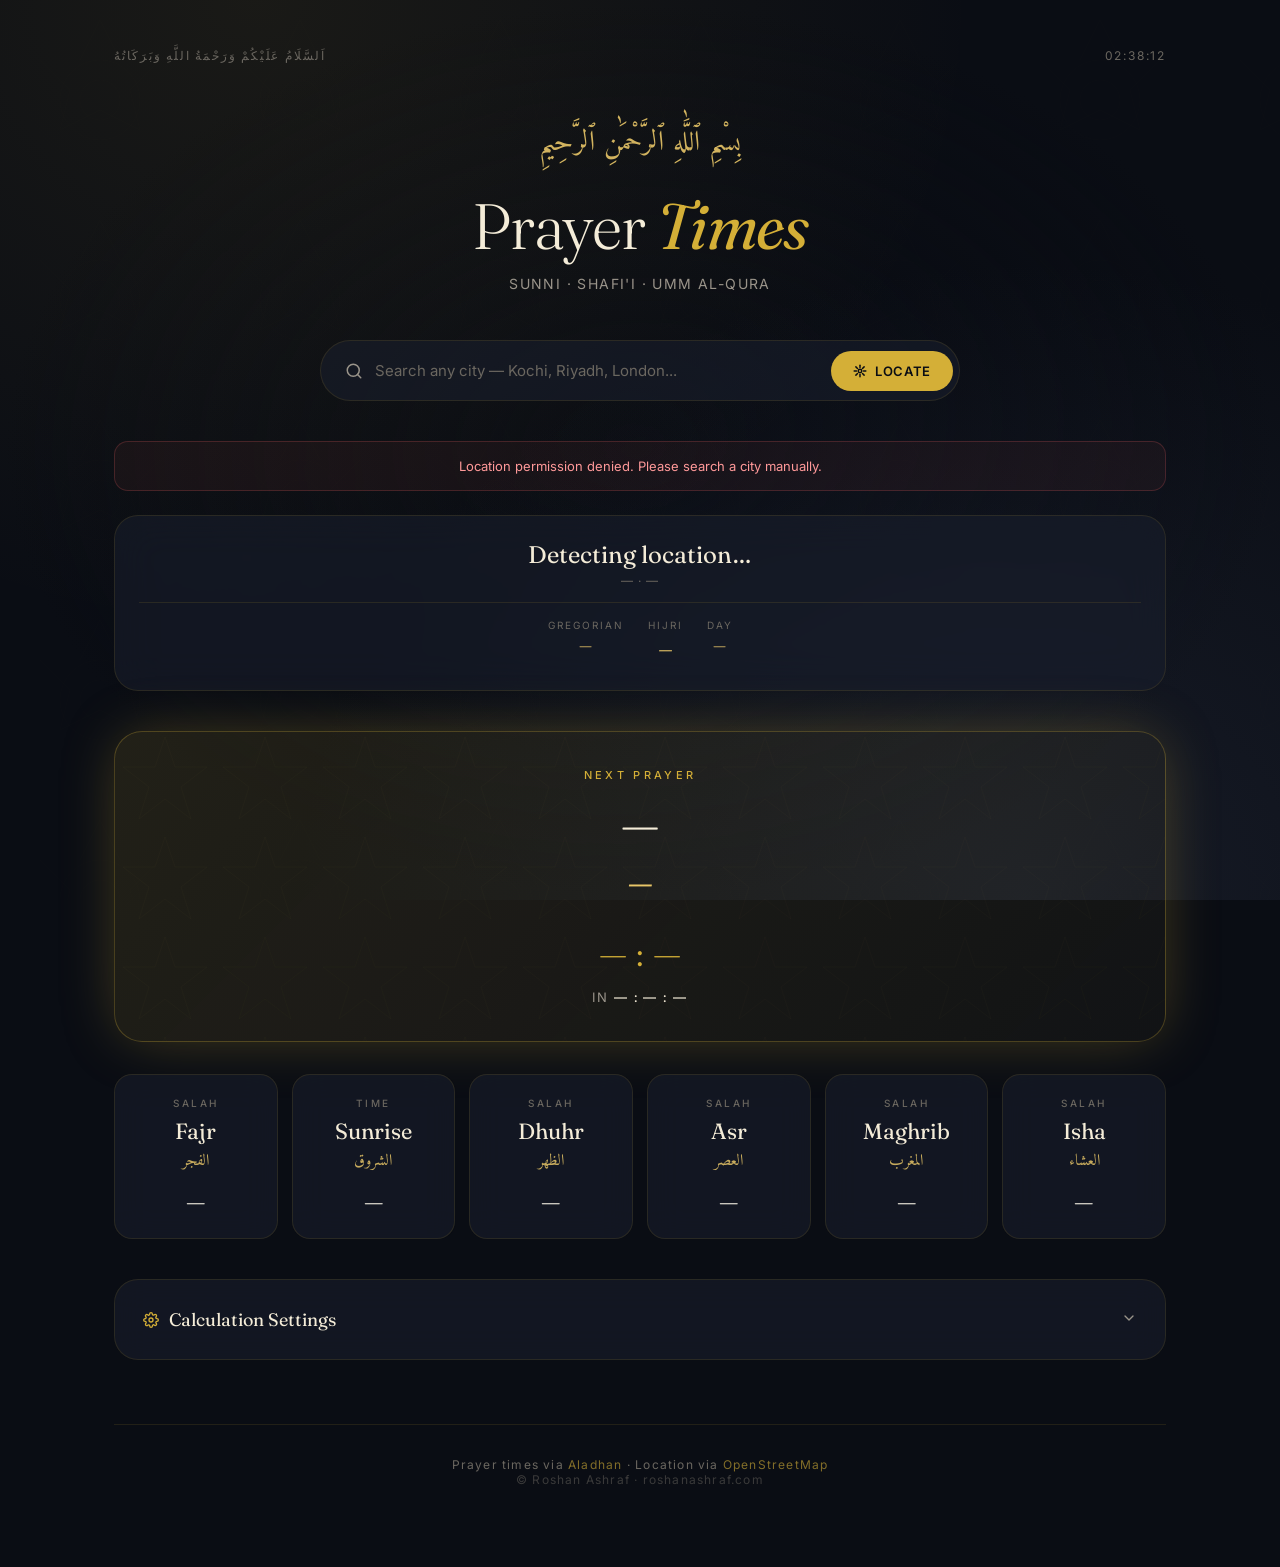
<file: prayertimes/index.html>
<!DOCTYPE html>
<html lang="en">
<head>
<meta charset="UTF-8" />
<meta name="viewport" content="width=device-width, initial-scale=1.0" />
<title>Prayer Times — Roshan Ashraf</title>
<meta name="description" content="Accurate Islamic prayer times following the Sunni madhab (Shafi'i / Umm al-Qura). Auto-detect your location or search any city worldwide." />
<link rel="preconnect" href="https://fonts.googleapis.com">
<link rel="preconnect" href="https://fonts.gstatic.com" crossorigin>
<link href="https://fonts.googleapis.com/css2?family=Fraunces:opsz,wght@9..144,300;9..144,400;9..144,500;9..144,600;9..144,700&family=Inter:wght@300;400;500;600&family=Amiri:wght@400;700&display=swap" rel="stylesheet">
<style>
  :root {
    --bg-0: #0a0d14;
    --bg-1: #11151f;
    --bg-2: #1a1f2e;
    --line: rgba(212, 175, 55, 0.12);
    --line-strong: rgba(212, 175, 55, 0.28);
    --gold: #d4af37;
    --gold-soft: #e8c668;
    --gold-dim: rgba(212, 175, 55, 0.6);
    --cream: #f4ecd8;
    --text: #e8e4d8;
    --text-dim: #9a948a;
    --text-soft: #6b6760;
    --accent: #2a3144;
    --glass: rgba(26, 31, 46, 0.55);
    --glass-strong: rgba(26, 31, 46, 0.85);
    --shadow: 0 30px 80px -20px rgba(0, 0, 0, 0.7);
    --next-glow: 0 0 60px -10px rgba(212, 175, 55, 0.35);
  }

  * { margin: 0; padding: 0; box-sizing: border-box; }

  html, body {
    background: var(--bg-0);
    color: var(--text);
    font-family: 'Inter', -apple-system, sans-serif;
    min-height: 100vh;
    overflow-x: hidden;
    -webkit-font-smoothing: antialiased;
    -moz-osx-font-smoothing: grayscale;
  }

  body::before {
    content: '';
    position: fixed;
    inset: 0;
    background:
      radial-gradient(ellipse at 20% 0%, rgba(212, 175, 55, 0.08) 0%, transparent 50%),
      radial-gradient(ellipse at 80% 100%, rgba(42, 49, 68, 0.4) 0%, transparent 50%),
      radial-gradient(ellipse at 50% 50%, rgba(15, 19, 28, 0) 0%, var(--bg-0) 70%);
    pointer-events: none;
    z-index: 0;
  }

  body::after {
    content: '';
    position: fixed;
    inset: 0;
    background-image: url("data:image/svg+xml,%3Csvg xmlns='http://www.w3.org/2000/svg' width='200' height='200' viewBox='0 0 200 200'%3E%3Cg fill='none' stroke='%23d4af37' stroke-width='0.4' opacity='0.04'%3E%3Cpath d='M100 20 L120 60 L160 60 L130 90 L140 130 L100 110 L60 130 L70 90 L40 60 L80 60 Z'/%3E%3Cpath d='M100 100 m -40 0 a 40 40 0 1 0 80 0 a 40 40 0 1 0 -80 0'/%3E%3Cpath d='M100 100 m -20 0 a 20 20 0 1 0 40 0 a 20 20 0 1 0 -40 0'/%3E%3C/g%3E%3C/svg%3E");
    pointer-events: none;
    z-index: 0;
    opacity: 0.6;
  }

  .container {
    position: relative;
    z-index: 1;
    max-width: 1100px;
    margin: 0 auto;
    padding: 48px 24px 80px;
  }

  /* HEADER */
  header {
    display: flex;
    justify-content: space-between;
    align-items: center;
    margin-bottom: 56px;
    animation: fadeDown 0.8s ease-out;
  }

  .brand {
    display: flex;
    align-items: center;
    gap: 12px;
  }

  .brand-mark {
    width: 36px;
    height: 36px;
    border: 1px solid var(--gold-dim);
    border-radius: 50%;
    display: grid;
    place-items: center;
    position: relative;
  }

  .brand-mark::before {
    content: '';
    width: 18px;
    height: 18px;
    border: 1.5px solid var(--gold);
    border-radius: 50%;
    border-right-color: transparent;
    transform: rotate(-20deg);
  }

  .brand-text {
    font-family: 'Fraunces', serif;
    font-weight: 500;
    font-size: 18px;
    letter-spacing: 0.02em;
    color: var(--cream);
  }

  .brand-text span { color: var(--gold); }

  .header-meta {
    text-align: right;
    font-size: 12px;
    color: var(--text-soft);
    letter-spacing: 0.15em;
    text-transform: uppercase;
  }

  /* HERO */
  .hero {
    text-align: center;
    margin-bottom: 48px;
    animation: fadeUp 0.9s ease-out 0.1s both;
  }

  .arabic-bismillah {
    font-family: 'Amiri', serif;
    font-size: 28px;
    color: var(--gold-soft);
    margin-bottom: 24px;
    font-weight: 400;
    letter-spacing: 0.02em;
    opacity: 0.9;
  }

  .hero-title {
    font-family: 'Fraunces', serif;
    font-weight: 300;
    font-size: clamp(40px, 6vw, 64px);
    letter-spacing: -0.02em;
    line-height: 1.05;
    color: var(--cream);
    margin-bottom: 16px;
  }

  .hero-title em {
    font-style: italic;
    font-weight: 400;
    color: var(--gold);
  }

  .hero-sub {
    font-size: 14px;
    color: var(--text-dim);
    letter-spacing: 0.1em;
    text-transform: uppercase;
  }

  /* SEARCH BAR */
  .search-section {
    margin-bottom: 40px;
    animation: fadeUp 0.9s ease-out 0.2s both;
  }

  .search-wrap {
    position: relative;
    max-width: 640px;
    margin: 0 auto;
  }

  .search-box {
    display: flex;
    align-items: center;
    background: var(--glass);
    backdrop-filter: blur(20px);
    -webkit-backdrop-filter: blur(20px);
    border: 1px solid var(--line);
    border-radius: 100px;
    padding: 6px 6px 6px 24px;
    gap: 12px;
    transition: all 0.3s ease;
  }

  .search-box:focus-within {
    border-color: var(--line-strong);
    box-shadow: 0 0 0 4px rgba(212, 175, 55, 0.05);
  }

  .search-icon {
    width: 18px;
    height: 18px;
    color: var(--text-dim);
    flex-shrink: 0;
  }

  .search-input {
    flex: 1;
    background: none;
    border: none;
    outline: none;
    color: var(--text);
    font-family: 'Inter', sans-serif;
    font-size: 15px;
    padding: 14px 0;
  }

  .search-input::placeholder { color: var(--text-soft); }

  .locate-btn {
    background: var(--gold);
    color: var(--bg-0);
    border: none;
    border-radius: 100px;
    padding: 12px 22px;
    font-family: 'Inter', sans-serif;
    font-size: 13px;
    font-weight: 600;
    letter-spacing: 0.05em;
    cursor: pointer;
    display: flex;
    align-items: center;
    gap: 8px;
    transition: all 0.25s ease;
    text-transform: uppercase;
  }

  .locate-btn:hover {
    background: var(--gold-soft);
    transform: translateY(-1px);
    box-shadow: 0 10px 24px -8px rgba(212, 175, 55, 0.4);
  }

  .locate-btn svg { width: 14px; height: 14px; }

  .search-results {
    position: absolute;
    top: calc(100% + 8px);
    left: 0;
    right: 0;
    background: var(--glass-strong);
    backdrop-filter: blur(24px);
    -webkit-backdrop-filter: blur(24px);
    border: 1px solid var(--line);
    border-radius: 20px;
    max-height: 320px;
    overflow-y: auto;
    box-shadow: var(--shadow);
    z-index: 10;
    display: none;
  }

  .search-results.show { display: block; }

  .search-result-item {
    padding: 14px 20px;
    cursor: pointer;
    border-bottom: 1px solid var(--line);
    transition: background 0.2s;
    font-size: 14px;
    color: var(--text);
  }

  .search-result-item:last-child { border-bottom: none; }
  .search-result-item:hover { background: rgba(212, 175, 55, 0.06); }
  .search-result-item .small {
    display: block;
    font-size: 12px;
    color: var(--text-dim);
    margin-top: 2px;
  }

  /* LOCATION INFO */
  .location-card {
    text-align: center;
    margin-bottom: 40px;
    padding: 24px;
    background: var(--glass);
    backdrop-filter: blur(20px);
    -webkit-backdrop-filter: blur(20px);
    border: 1px solid var(--line);
    border-radius: 24px;
    animation: fadeUp 0.9s ease-out 0.3s both;
  }

  .location-name {
    font-family: 'Fraunces', serif;
    font-size: 24px;
    font-weight: 400;
    color: var(--cream);
    margin-bottom: 4px;
  }

  .location-coords {
    font-size: 12px;
    color: var(--text-soft);
    letter-spacing: 0.1em;
    margin-bottom: 14px;
    font-variant-numeric: tabular-nums;
  }

  .date-row {
    display: flex;
    justify-content: center;
    gap: 24px;
    flex-wrap: wrap;
    margin-top: 12px;
    padding-top: 16px;
    border-top: 1px solid var(--line);
  }

  .date-item {
    text-align: center;
  }

  .date-item-label {
    font-size: 10px;
    letter-spacing: 0.2em;
    text-transform: uppercase;
    color: var(--text-soft);
    margin-bottom: 4px;
  }

  .date-item-value {
    font-family: 'Fraunces', serif;
    font-size: 16px;
    color: var(--gold-soft);
  }

  .date-item-value.arabic {
    font-family: 'Amiri', serif;
    font-size: 18px;
  }

  /* NEXT PRAYER BANNER */
  .next-prayer {
    background: linear-gradient(135deg, rgba(212, 175, 55, 0.12) 0%, rgba(212, 175, 55, 0.04) 100%);
    border: 1px solid var(--line-strong);
    border-radius: 28px;
    padding: 36px 32px;
    margin-bottom: 32px;
    text-align: center;
    position: relative;
    overflow: hidden;
    box-shadow: var(--next-glow);
    animation: fadeUp 0.9s ease-out 0.4s both;
  }

  .next-prayer::before {
    content: '';
    position: absolute;
    inset: 0;
    background-image: url("data:image/svg+xml,%3Csvg xmlns='http://www.w3.org/2000/svg' width='100' height='100' viewBox='0 0 100 100'%3E%3Cg fill='none' stroke='%23d4af37' stroke-width='0.5' opacity='0.08'%3E%3Cpath d='M50 5 L60 35 L92 35 L66 55 L76 87 L50 67 L24 87 L34 55 L8 35 L40 35 Z'/%3E%3C/g%3E%3C/svg%3E");
    pointer-events: none;
    opacity: 0.5;
  }

  .next-prayer-label {
    position: relative;
    font-size: 11px;
    letter-spacing: 0.3em;
    text-transform: uppercase;
    color: var(--gold);
    margin-bottom: 12px;
    font-weight: 500;
  }

  .next-prayer-name {
    position: relative;
    font-family: 'Fraunces', serif;
    font-size: 48px;
    font-weight: 400;
    color: var(--cream);
    margin-bottom: 4px;
    letter-spacing: -0.01em;
  }

  .next-prayer-arabic {
    position: relative;
    font-family: 'Amiri', serif;
    font-size: 32px;
    color: var(--gold-soft);
    margin-bottom: 18px;
  }

  .next-prayer-time {
    position: relative;
    font-family: 'Fraunces', serif;
    font-size: 36px;
    font-weight: 300;
    color: var(--gold);
    font-variant-numeric: tabular-nums;
    letter-spacing: 0.02em;
  }

  .next-prayer-countdown {
    position: relative;
    margin-top: 14px;
    font-size: 13px;
    color: var(--text-dim);
    letter-spacing: 0.15em;
    text-transform: uppercase;
    font-variant-numeric: tabular-nums;
  }

  .countdown-value {
    color: var(--cream);
    font-weight: 500;
  }

  /* PRAYER GRID */
  .prayers-grid {
    display: grid;
    grid-template-columns: repeat(auto-fit, minmax(160px, 1fr));
    gap: 14px;
    margin-bottom: 40px;
  }

  .prayer-card {
    background: var(--glass);
    backdrop-filter: blur(16px);
    -webkit-backdrop-filter: blur(16px);
    border: 1px solid var(--line);
    border-radius: 18px;
    padding: 22px 18px;
    text-align: center;
    transition: all 0.4s cubic-bezier(0.4, 0, 0.2, 1);
    position: relative;
    overflow: hidden;
    animation: fadeUp 0.9s ease-out both;
  }

  .prayer-card:nth-child(1) { animation-delay: 0.5s; }
  .prayer-card:nth-child(2) { animation-delay: 0.55s; }
  .prayer-card:nth-child(3) { animation-delay: 0.6s; }
  .prayer-card:nth-child(4) { animation-delay: 0.65s; }
  .prayer-card:nth-child(5) { animation-delay: 0.7s; }
  .prayer-card:nth-child(6) { animation-delay: 0.75s; }

  .prayer-card:hover {
    transform: translateY(-3px);
    border-color: var(--line-strong);
    background: rgba(26, 31, 46, 0.8);
  }

  .prayer-card.passed {
    opacity: 0.45;
  }

  .prayer-card.active {
    background: linear-gradient(135deg, rgba(212, 175, 55, 0.08) 0%, rgba(212, 175, 55, 0.02) 100%);
    border-color: var(--gold-dim);
  }

  .prayer-card.active::after {
    content: '';
    position: absolute;
    top: 12px;
    right: 12px;
    width: 6px;
    height: 6px;
    background: var(--gold);
    border-radius: 50%;
    box-shadow: 0 0 10px var(--gold);
    animation: pulse 2s ease-in-out infinite;
  }

  .prayer-label {
    font-size: 10px;
    letter-spacing: 0.25em;
    text-transform: uppercase;
    color: var(--text-soft);
    margin-bottom: 8px;
    font-weight: 500;
  }

  .prayer-card.active .prayer-label { color: var(--gold); }

  .prayer-name {
    font-family: 'Fraunces', serif;
    font-size: 22px;
    color: var(--cream);
    margin-bottom: 2px;
  }

  .prayer-arabic {
    font-family: 'Amiri', serif;
    font-size: 16px;
    color: var(--gold-soft);
    margin-bottom: 12px;
    opacity: 0.85;
  }

  .prayer-time {
    font-family: 'Fraunces', serif;
    font-size: 24px;
    font-weight: 400;
    color: var(--text);
    font-variant-numeric: tabular-nums;
    letter-spacing: 0.02em;
  }

  /* SETTINGS */
  .settings-card {
    background: var(--glass);
    backdrop-filter: blur(16px);
    -webkit-backdrop-filter: blur(16px);
    border: 1px solid var(--line);
    border-radius: 24px;
    padding: 28px;
    animation: fadeUp 0.9s ease-out 0.8s both;
  }

  .settings-header {
    display: flex;
    align-items: center;
    justify-content: space-between;
    margin-bottom: 0;
    cursor: pointer;
    user-select: none;
  }

  .settings-title {
    font-family: 'Fraunces', serif;
    font-size: 18px;
    color: var(--cream);
    display: flex;
    align-items: center;
    gap: 10px;
  }

  .settings-title svg { width: 16px; height: 16px; color: var(--gold); }

  .settings-toggle {
    background: none;
    border: none;
    color: var(--text-dim);
    cursor: pointer;
    transition: transform 0.3s ease;
  }

  .settings-toggle.open { transform: rotate(180deg); }

  .settings-body {
    max-height: 0;
    overflow: hidden;
    transition: max-height 0.4s ease, padding-top 0.4s ease;
  }

  .settings-body.open {
    max-height: 600px;
    padding-top: 24px;
  }

  .setting-group {
    margin-bottom: 20px;
  }

  .setting-label {
    display: block;
    font-size: 11px;
    letter-spacing: 0.2em;
    text-transform: uppercase;
    color: var(--text-soft);
    margin-bottom: 10px;
    font-weight: 500;
  }

  .setting-help {
    font-size: 12px;
    color: var(--text-soft);
    margin-top: 6px;
    font-style: italic;
  }

  select {
    width: 100%;
    background: rgba(10, 13, 20, 0.6);
    border: 1px solid var(--line);
    border-radius: 12px;
    padding: 12px 14px;
    color: var(--text);
    font-family: 'Inter', sans-serif;
    font-size: 14px;
    cursor: pointer;
    appearance: none;
    background-image: url("data:image/svg+xml,%3Csvg xmlns='http://www.w3.org/2000/svg' width='12' height='12' viewBox='0 0 24 24' fill='none' stroke='%23d4af37' stroke-width='2'%3E%3Cpolyline points='6 9 12 15 18 9'/%3E%3C/svg%3E");
    background-repeat: no-repeat;
    background-position: right 14px center;
    padding-right: 38px;
    transition: border-color 0.2s;
  }

  select:focus { outline: none; border-color: var(--line-strong); }

  .radio-group {
    display: flex;
    gap: 8px;
    flex-wrap: wrap;
  }

  .radio-pill {
    flex: 1;
    min-width: 120px;
    position: relative;
  }

  .radio-pill input { position: absolute; opacity: 0; }

  .radio-pill label {
    display: block;
    padding: 12px 16px;
    background: rgba(10, 13, 20, 0.6);
    border: 1px solid var(--line);
    border-radius: 12px;
    text-align: center;
    cursor: pointer;
    font-size: 13px;
    color: var(--text-dim);
    transition: all 0.2s;
  }

  .radio-pill label small {
    display: block;
    font-size: 10px;
    color: var(--text-soft);
    margin-top: 2px;
    letter-spacing: 0.1em;
    text-transform: uppercase;
  }

  .radio-pill input:checked + label {
    background: rgba(212, 175, 55, 0.08);
    border-color: var(--gold-dim);
    color: var(--cream);
  }

  .radio-pill input:checked + label small { color: var(--gold); }

  /* STATUS */
  .status-bar {
    text-align: center;
    padding: 16px;
    margin-bottom: 24px;
    border-radius: 14px;
    font-size: 13px;
    background: rgba(212, 175, 55, 0.06);
    border: 1px solid var(--line);
    color: var(--text-dim);
    display: none;
  }

  .status-bar.show { display: block; }
  .status-bar.error {
    background: rgba(255, 100, 100, 0.05);
    border-color: rgba(255, 100, 100, 0.2);
    color: #ff9999;
  }

  /* FOOTER */
  footer {
    text-align: center;
    margin-top: 64px;
    padding-top: 32px;
    border-top: 1px solid var(--line);
    color: var(--text-soft);
    font-size: 12px;
    letter-spacing: 0.1em;
  }

  footer a { color: var(--gold-dim); text-decoration: none; transition: color 0.2s; }
  footer a:hover { color: var(--gold); }

  .loading-skeleton {
    background: linear-gradient(90deg, transparent, rgba(212, 175, 55, 0.05), transparent);
    background-size: 200% 100%;
    animation: shimmer 1.5s infinite;
    border-radius: 6px;
    color: transparent !important;
  }

  /* ANIMATIONS */
  @keyframes fadeDown {
    from { opacity: 0; transform: translateY(-10px); }
    to { opacity: 1; transform: translateY(0); }
  }

  @keyframes fadeUp {
    from { opacity: 0; transform: translateY(20px); }
    to { opacity: 1; transform: translateY(0); }
  }

  @keyframes pulse {
    0%, 100% { opacity: 1; transform: scale(1); }
    50% { opacity: 0.5; transform: scale(0.85); }
  }

  @keyframes shimmer {
    0% { background-position: -200% 0; }
    100% { background-position: 200% 0; }
  }

  /* MOBILE */
  @media (max-width: 640px) {
    .container { padding: 28px 18px 60px; }
    header { margin-bottom: 36px; }
    .header-meta { display: none; }
    .next-prayer { padding: 28px 20px; }
    .next-prayer-name { font-size: 36px; }
    .next-prayer-arabic { font-size: 26px; }
    .next-prayer-time { font-size: 30px; }
    .search-box { padding: 4px 4px 4px 16px; gap: 8px; flex-wrap: wrap;}
    .locate-btn { padding: 10px 16px; font-size: 11px; }
    .locate-btn span { display: none; }
    .prayers-grid { grid-template-columns: repeat(2, 1fr); }
    .date-row { gap: 16px; }
  }
</style>
</head>
<body>

<div class="container">

  <!-- HEADER -->
  <header>
  
    <div class="header-meta">اَلسَّلَامُ عَلَيْكُمْ وَرَحْمَةُ اللَّهِ وَبَرَكَاتُهُ</div>
    
    <div class="header-meta" id="liveClock">— : —</div>
  </header>

  <!-- HERO -->
  <section class="hero">
    <div class="arabic-bismillah">بِسْمِ ٱللَّٰهِ ٱلرَّحْمَٰنِ ٱلرَّحِيمِ</div>
    <h1 class="hero-title">Prayer <em>Times</em></h1>
    <p class="hero-sub">Sunni · Shafi'i · Umm al-Qura</p>
  </section>

  <!-- SEARCH -->
  <section class="search-section">
    <div class="search-wrap">
      <div class="search-box">
        <svg class="search-icon" viewBox="0 0 24 24" fill="none" stroke="currentColor" stroke-width="2" stroke-linecap="round" stroke-linejoin="round"><circle cx="11" cy="11" r="8"/><path d="m21 21-4.3-4.3"/></svg>
        <input type="text" class="search-input" id="searchInput" placeholder="Search any city — Kochi, Riyadh, London..." autocomplete="off" />
        <button class="locate-btn" id="locateBtn">
          <svg viewBox="0 0 24 24" fill="none" stroke="currentColor" stroke-width="2.5" stroke-linecap="round" stroke-linejoin="round"><circle cx="12" cy="12" r="3"/><path d="M12 2v4"/><path d="M12 18v4"/><path d="m4.93 4.93 2.83 2.83"/><path d="m16.24 16.24 2.83 2.83"/><path d="M2 12h4"/><path d="M18 12h4"/><path d="m4.93 19.07 2.83-2.83"/><path d="m16.24 7.76 2.83-2.83"/></svg>
          <span>Locate</span>
        </button>
      </div>
      <div class="search-results" id="searchResults"></div>
    </div>
  </section>

  <!-- STATUS -->
  <div class="status-bar" id="statusBar"></div>

  <!-- LOCATION -->
  <section class="location-card">
    <div class="location-name" id="locationName">Detecting location…</div>
    <div class="location-coords" id="locationCoords">— · —</div>
    <div class="date-row">
      <div class="date-item">
        <div class="date-item-label">Gregorian</div>
        <div class="date-item-value" id="gregDate">—</div>
      </div>
      <div class="date-item">
        <div class="date-item-label">Hijri</div>
        <div class="date-item-value arabic" id="hijriDate">—</div>
      </div>
      <div class="date-item">
        <div class="date-item-label">Day</div>
        <div class="date-item-value" id="dayName">—</div>
      </div>
    </div>
  </section>

  <!-- NEXT PRAYER -->
  <section class="next-prayer" id="nextPrayerCard">
    <div class="next-prayer-label">Next Prayer</div>
    <div class="next-prayer-name" id="nextPrayerName">—</div>
    <div class="next-prayer-arabic" id="nextPrayerArabic">—</div>
    <div class="next-prayer-time" id="nextPrayerTime">— : —</div>
    <div class="next-prayer-countdown">In <span class="countdown-value" id="countdown">— : — : —</span></div>
  </section>

  <!-- PRAYERS GRID -->
  <section class="prayers-grid" id="prayersGrid"></section>

  <!-- SETTINGS -->
  <section class="settings-card">
    <div class="settings-header" id="settingsHeader">
      <div class="settings-title">
        <svg viewBox="0 0 24 24" fill="none" stroke="currentColor" stroke-width="2" stroke-linecap="round" stroke-linejoin="round"><circle cx="12" cy="12" r="3"/><path d="M19.4 15a1.65 1.65 0 0 0 .33 1.82l.06.06a2 2 0 0 1 0 2.83 2 2 0 0 1-2.83 0l-.06-.06a1.65 1.65 0 0 0-1.82-.33 1.65 1.65 0 0 0-1 1.51V21a2 2 0 0 1-2 2 2 2 0 0 1-2-2v-.09A1.65 1.65 0 0 0 9 19.4a1.65 1.65 0 0 0-1.82.33l-.06.06a2 2 0 0 1-2.83 0 2 2 0 0 1 0-2.83l.06-.06a1.65 1.65 0 0 0 .33-1.82 1.65 1.65 0 0 0-1.51-1H3a2 2 0 0 1-2-2 2 2 0 0 1 2-2h.09A1.65 1.65 0 0 0 4.6 9a1.65 1.65 0 0 0-.33-1.82l-.06-.06a2 2 0 0 1 0-2.83 2 2 0 0 1 2.83 0l.06.06a1.65 1.65 0 0 0 1.82.33H9a1.65 1.65 0 0 0 1-1.51V3a2 2 0 0 1 2-2 2 2 0 0 1 2 2v.09a1.65 1.65 0 0 0 1 1.51 1.65 1.65 0 0 0 1.82-.33l.06-.06a2 2 0 0 1 2.83 0 2 2 0 0 1 0 2.83l-.06.06a1.65 1.65 0 0 0-.33 1.82V9a1.65 1.65 0 0 0 1.51 1H21a2 2 0 0 1 2 2 2 2 0 0 1-2 2h-.09a1.65 1.65 0 0 0-1.51 1z"/></svg>
        Calculation Settings
      </div>
      <button class="settings-toggle" id="settingsToggle">
        <svg width="16" height="16" viewBox="0 0 24 24" fill="none" stroke="currentColor" stroke-width="2" stroke-linecap="round" stroke-linejoin="round"><polyline points="6 9 12 15 18 9"/></svg>
      </button>
    </div>
    <div class="settings-body" id="settingsBody">
      <div class="setting-group">
        <label class="setting-label">Calculation Method</label>
        <select id="methodSelect">
          <option value="4" selected>Umm al-Qura, Makkah (Saudi Arabia)</option>
          <option value="3">Muslim World League</option>
          <option value="1">University of Islamic Sciences, Karachi</option>
          <option value="8">Gulf Region</option>
          <option value="9">Kuwait</option>
          <option value="10">Qatar</option>
          <option value="2">Islamic Society of North America (ISNA)</option>
          <option value="5">Egyptian General Authority of Survey</option>
          <option value="15">Moonsighting Committee Worldwide</option>
        </select>
        <div class="setting-help">Umm al-Qura is the official method in Saudi Arabia. For Kerala, Muslim World League is also widely used.</div>
      </div>

      <div class="setting-group">
        <label class="setting-label">Asr Juristic Method</label>
        <div class="radio-group">
          <div class="radio-pill">
            <input type="radio" id="asr0" name="asr" value="0" checked />
            <label for="asr0">Standard <small>Shafi'i / Maliki / Hanbali</small></label>
          </div>
          <div class="radio-pill">
            <input type="radio" id="asr1" name="asr" value="1" />
            <label for="asr1">Hanafi <small>Later Asr</small></label>
          </div>
        </div>
        <div class="setting-help">Kerala follows Shafi'i; Saudi Arabia follows Hanbali — both use Standard Asr.</div>
      </div>

      <div class="setting-group">
        <label class="setting-label">Time Format</label>
        <div class="radio-group">
          <div class="radio-pill">
            <input type="radio" id="fmt12" name="format" value="12" checked />
            <label for="fmt12">12-hour <small>AM / PM</small></label>
          </div>
          <div class="radio-pill">
            <input type="radio" id="fmt24" name="format" value="24" />
            <label for="fmt24">24-hour <small>Military</small></label>
          </div>
        </div>
      </div>
    </div>
  </section>

  <footer>
    Prayer times via <a href="https://aladhan.com" target="_blank" rel="noopener">Aladhan</a> · Location via <a href="https://www.openstreetmap.org" target="_blank" rel="noopener">OpenStreetMap</a><br/>
    <span style="opacity:0.5">&copy; Roshan Ashraf · roshanashraf.com</span>
  </footer>

</div>

<script>
(() => {
  'use strict';

  // ─── State ────────────────────────────────────────────────────────────
  const state = {
    lat: null,
    lng: null,
    locationName: '',
    timings: null,
    hijri: null,
    method: 4,
    school: 0,
    format: 12,
    timezone: null,
  };

  const PRAYERS = [
    { key: 'Fajr',    arabic: 'الفجر',    isMain: true  },
    { key: 'Sunrise', arabic: 'الشروق',   isMain: false },
    { key: 'Dhuhr',   arabic: 'الظهر',    isMain: true  },
    { key: 'Asr',     arabic: 'العصر',    isMain: true  },
    { key: 'Maghrib', arabic: 'المغرب',   isMain: true  },
    { key: 'Isha',    arabic: 'العشاء',   isMain: true  },
  ];

  // ─── Persistence ──────────────────────────────────────────────────────
  // Note: this uses localStorage; works fine when served from a real domain.
  function saveSettings() {
    try {
      localStorage.setItem('pt-method', state.method);
      localStorage.setItem('pt-school', state.school);
      localStorage.setItem('pt-format', state.format);
      if (state.lat && state.lng) {
        localStorage.setItem('pt-lat', state.lat);
        localStorage.setItem('pt-lng', state.lng);
        localStorage.setItem('pt-name', state.locationName);
      }
    } catch (e) {}
  }

  function loadSettings() {
    try {
      const m = localStorage.getItem('pt-method'); if (m) state.method = +m;
      const s = localStorage.getItem('pt-school'); if (s) state.school = +s;
      const f = localStorage.getItem('pt-format'); if (f) state.format = +f;
      const lat = localStorage.getItem('pt-lat');
      const lng = localStorage.getItem('pt-lng');
      const nm  = localStorage.getItem('pt-name');
      if (lat && lng) { state.lat = +lat; state.lng = +lng; state.locationName = nm || ''; }

      document.getElementById('methodSelect').value = state.method;
      document.querySelector(`input[name="asr"][value="${state.school}"]`).checked = true;
      document.querySelector(`input[name="format"][value="${state.format}"]`).checked = true;
    } catch (e) {}
  }

  // ─── UI helpers ───────────────────────────────────────────────────────
  function showStatus(msg, isError = false) {
    const bar = document.getElementById('statusBar');
    bar.textContent = msg;
    bar.className = 'status-bar show' + (isError ? ' error' : '');
    if (!isError) setTimeout(() => bar.classList.remove('show'), 4000);
  }

  function formatTime(timeStr) {
    if (!timeStr) return '—';
    const [h, m] = timeStr.split(':').map(Number);
    if (state.format === 24) {
      return `${String(h).padStart(2,'0')}:${String(m).padStart(2,'0')}`;
    }
    const period = h >= 12 ? 'PM' : 'AM';
    const hh = h % 12 || 12;
    return `${hh}:${String(m).padStart(2,'0')} ${period}`;
  }

  function parseTimeToDate(timeStr, baseDate = new Date()) {
    if (!timeStr) return null;
    const [h, m] = timeStr.split(':').map(Number);
    const d = new Date(baseDate);
    d.setHours(h, m, 0, 0);
    return d;
  }

  // ─── Live clock ───────────────────────────────────────────────────────
  function updateClock() {
    const now = new Date();
    const t = now.toLocaleTimeString('en-GB', { hour: '2-digit', minute: '2-digit', second: '2-digit' });
    document.getElementById('liveClock').textContent = t;
    updateCountdown();
  }

  function updateCountdown() {
    if (!state.timings) return;
    const now = new Date();
    let next = null;
    let nextKey = null;

    for (const p of PRAYERS) {
      if (!p.isMain) continue;
      const t = parseTimeToDate(state.timings[p.key]);
      if (t && t > now) { next = t; nextKey = p.key; break; }
    }

    // If no more prayers today, next is tomorrow's Fajr
    if (!next && state.timings.Fajr) {
      const t = parseTimeToDate(state.timings.Fajr);
      t.setDate(t.getDate() + 1);
      next = t;
      nextKey = 'Fajr';
    }

    if (next && nextKey) {
      const prayerData = PRAYERS.find(p => p.key === nextKey);
      document.getElementById('nextPrayerName').textContent = nextKey;
      document.getElementById('nextPrayerArabic').textContent = prayerData.arabic;
      document.getElementById('nextPrayerTime').textContent = formatTime(state.timings[nextKey]);

      const diff = next - now;
      const h = Math.floor(diff / 3.6e6);
      const m = Math.floor((diff % 3.6e6) / 6e4);
      const s = Math.floor((diff % 6e4) / 1000);
      document.getElementById('countdown').textContent =
        `${String(h).padStart(2,'0')}h ${String(m).padStart(2,'0')}m ${String(s).padStart(2,'0')}s`;

      // Update active card
      document.querySelectorAll('.prayer-card').forEach(c => {
        c.classList.remove('active', 'passed');
        const k = c.dataset.key;
        const t = parseTimeToDate(state.timings[k]);
        if (k === nextKey) {
          // Don't add active to "next" — active means current ongoing prayer window
        } else if (t && t < now) {
          c.classList.add('passed');
        }
      });

      // Active = the prayer whose time has passed most recently (currently in its window)
      let activeKey = null;
      let mostRecent = null;
      for (const p of PRAYERS) {
        if (!p.isMain) continue;
        const t = parseTimeToDate(state.timings[p.key]);
        if (t && t <= now && (!mostRecent || t > mostRecent)) {
          mostRecent = t;
          activeKey = p.key;
        }
      }
      if (activeKey) {
        const activeCard = document.querySelector(`.prayer-card[data-key="${activeKey}"]`);
        if (activeCard) { activeCard.classList.remove('passed'); activeCard.classList.add('active'); }
      }
    }
  }

  // ─── Render prayer grid ───────────────────────────────────────────────
  function renderPrayers() {
    const grid = document.getElementById('prayersGrid');
    grid.innerHTML = PRAYERS.map(p => `
      <div class="prayer-card" data-key="${p.key}">
        <div class="prayer-label">${p.isMain ? 'Salah' : 'Time'}</div>
        <div class="prayer-name">${p.key}</div>
        <div class="prayer-arabic">${p.arabic}</div>
        <div class="prayer-time">${state.timings ? formatTime(state.timings[p.key]) : '—'}</div>
      </div>
    `).join('');
  }

  // ─── Fetch prayer times ───────────────────────────────────────────────
  async function fetchPrayerTimes() {
    if (state.lat == null || state.lng == null) return;
    showStatus('Fetching prayer times…');

    const today = new Date();
    const dd = String(today.getDate()).padStart(2, '0');
    const mm = String(today.getMonth() + 1).padStart(2, '0');
    const yyyy = today.getFullYear();

    const url = `https://api.aladhan.com/v1/timings/${dd}-${mm}-${yyyy}` +
                `?latitude=${state.lat}&longitude=${state.lng}` +
                `&method=${state.method}&school=${state.school}`;

    try {
      const res = await fetch(url);
      const data = await res.json();
      if (data.code !== 200) throw new Error('API error');

      state.timings = data.data.timings;
      state.hijri = data.data.date.hijri;
      state.timezone = data.data.meta.timezone;

      // Update UI
      document.getElementById('locationCoords').textContent =
        `${state.lat.toFixed(3)}° · ${state.lng.toFixed(3)}° · ${state.timezone || ''}`;
      document.getElementById('gregDate').textContent = data.data.date.gregorian.date;
      document.getElementById('dayName').textContent = data.data.date.gregorian.weekday.en;
      document.getElementById('hijriDate').textContent =
        `${data.data.date.hijri.day} ${data.data.date.hijri.month.ar} ${data.data.date.hijri.year}`;

      renderPrayers();
      updateCountdown();
      saveSettings();
      showStatus('Prayer times updated ✓');
    } catch (err) {
      showStatus('Could not fetch prayer times. Please try again.', true);
      console.error(err);
    }
  }

  // ─── Reverse geocode (lat/lng → name) ─────────────────────────────────
  async function reverseGeocode(lat, lng) {
    try {
      const res = await fetch(`https://nominatim.openstreetmap.org/reverse?lat=${lat}&lon=${lng}&format=json&accept-language=en`);
      const data = await res.json();
      if (data?.address) {
        const a = data.address;
        const city = a.city || a.town || a.village || a.county || a.state || '';
        const country = a.country || '';
        return city && country ? `${city}, ${country}` : (data.display_name?.split(',').slice(0,2).join(',') || '');
      }
    } catch (e) {}
    return `${lat.toFixed(3)}°, ${lng.toFixed(3)}°`;
  }

  // ─── Geolocation ──────────────────────────────────────────────────────
  function detectLocation() {
    if (!navigator.geolocation) {
      showStatus('Geolocation is not supported by your browser.', true);
      return;
    }
    showStatus('Detecting your location…');
    navigator.geolocation.getCurrentPosition(
      async (pos) => {
        state.lat = pos.coords.latitude;
        state.lng = pos.coords.longitude;
        state.locationName = await reverseGeocode(state.lat, state.lng);
        document.getElementById('locationName').textContent = state.locationName || 'Your location';
        fetchPrayerTimes();
      },
      (err) => {
        const msgs = {
          1: 'Location permission denied. Please search a city manually.',
          2: 'Unable to determine your location. Try searching instead.',
          3: 'Location request timed out. Try again or search manually.',
        };
        showStatus(msgs[err.code] || 'Could not detect location.', true);
      },
      { enableHighAccuracy: true, timeout: 10000 }
    );
  }

  // ─── Search (forward geocode) ─────────────────────────────────────────
  let searchTimeout;
  function handleSearchInput(e) {
    clearTimeout(searchTimeout);
    const q = e.target.value.trim();
    const results = document.getElementById('searchResults');
    if (q.length < 2) { results.classList.remove('show'); results.innerHTML = ''; return; }
    searchTimeout = setTimeout(() => searchLocation(q), 350);
  }

  async function searchLocation(query) {
    const results = document.getElementById('searchResults');
    try {
      const res = await fetch(`https://nominatim.openstreetmap.org/search?q=${encodeURIComponent(query)}&format=json&limit=6&accept-language=en`);
      const data = await res.json();
      if (!data.length) {
        results.innerHTML = '<div class="search-result-item" style="cursor:default;color:var(--text-soft)">No locations found</div>';
        results.classList.add('show');
        return;
      }
      results.innerHTML = data.map(loc => {
        const parts = loc.display_name.split(',').map(s => s.trim());
        const primary = parts[0];
        const rest = parts.slice(1, 4).join(', ');
        return `<div class="search-result-item" data-lat="${loc.lat}" data-lng="${loc.lon}" data-name="${primary}, ${parts[parts.length-1]}">
          ${primary}
          <span class="small">${rest}</span>
        </div>`;
      }).join('');
      results.classList.add('show');
      results.querySelectorAll('.search-result-item').forEach(item => {
        item.addEventListener('click', () => {
          state.lat = parseFloat(item.dataset.lat);
          state.lng = parseFloat(item.dataset.lng);
          state.locationName = item.dataset.name;
          document.getElementById('locationName').textContent = state.locationName;
          document.getElementById('searchInput').value = '';
          results.classList.remove('show');
          fetchPrayerTimes();
        });
      });
    } catch (e) {
      showStatus('Search failed. Check your connection.', true);
    }
  }

  // ─── Event bindings ───────────────────────────────────────────────────
  function bind() {
    document.getElementById('locateBtn').addEventListener('click', detectLocation);
    document.getElementById('searchInput').addEventListener('input', handleSearchInput);

    document.addEventListener('click', (e) => {
      if (!e.target.closest('.search-wrap')) {
        document.getElementById('searchResults').classList.remove('show');
      }
    });

    document.getElementById('methodSelect').addEventListener('change', (e) => {
      state.method = +e.target.value;
      fetchPrayerTimes();
    });

    document.querySelectorAll('input[name="asr"]').forEach(r => {
      r.addEventListener('change', (e) => { state.school = +e.target.value; fetchPrayerTimes(); });
    });

    document.querySelectorAll('input[name="format"]').forEach(r => {
      r.addEventListener('change', (e) => {
        state.format = +e.target.value;
        saveSettings();
        renderPrayers();
        updateCountdown();
        if (state.timings) {
          document.getElementById('nextPrayerTime').textContent =
            formatTime(state.timings[document.getElementById('nextPrayerName').textContent]) || '—';
        }
      });
    });

    const settingsHeader = document.getElementById('settingsHeader');
    const settingsBody = document.getElementById('settingsBody');
    const settingsToggle = document.getElementById('settingsToggle');
    settingsHeader.addEventListener('click', () => {
      settingsBody.classList.toggle('open');
      settingsToggle.classList.toggle('open');
    });
  }

  // ─── Init ─────────────────────────────────────────────────────────────
  function init() {
    loadSettings();
    bind();
    renderPrayers();
    updateClock();
    setInterval(updateClock, 1000);

    if (state.lat && state.lng) {
      document.getElementById('locationName').textContent = state.locationName || 'Saved location';
      fetchPrayerTimes();
    } else {
      detectLocation();
    }
  }

  document.addEventListener('DOMContentLoaded', init);
})();
</script>

</body>
</html>
</file>
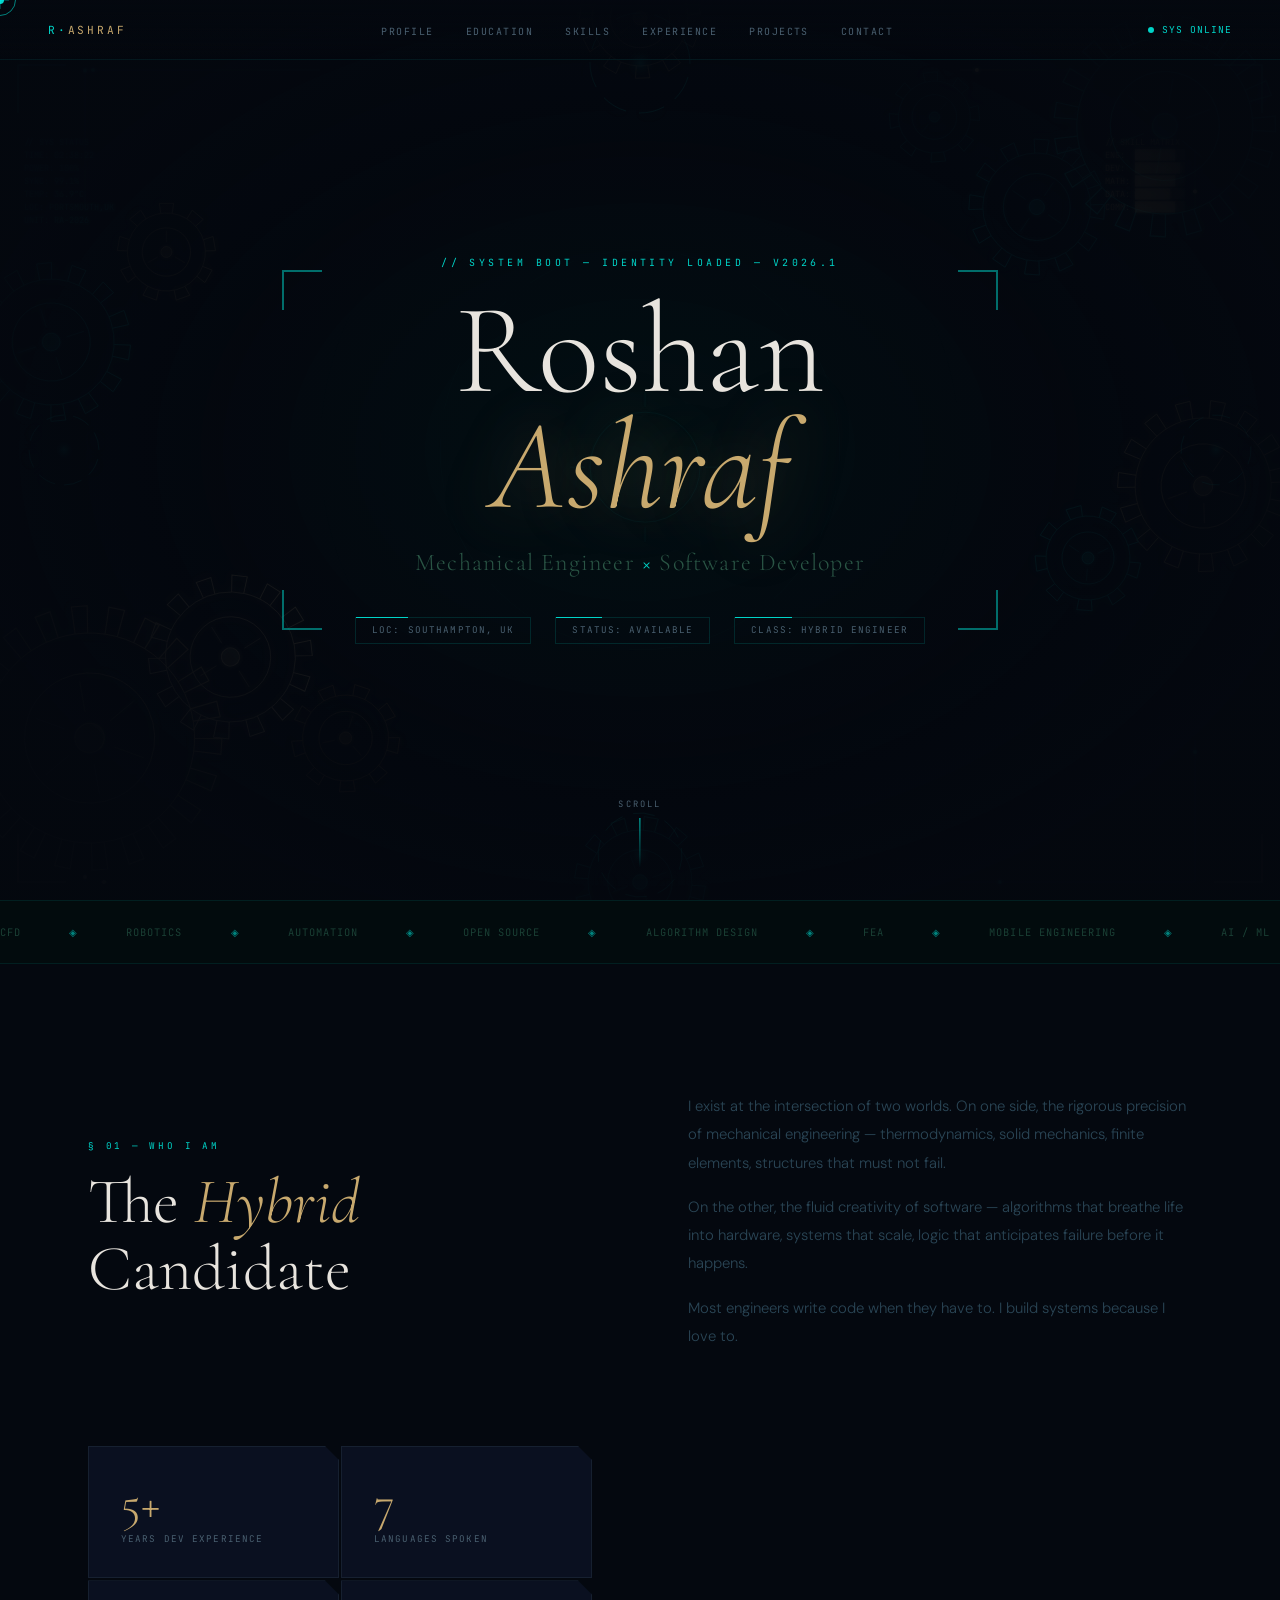
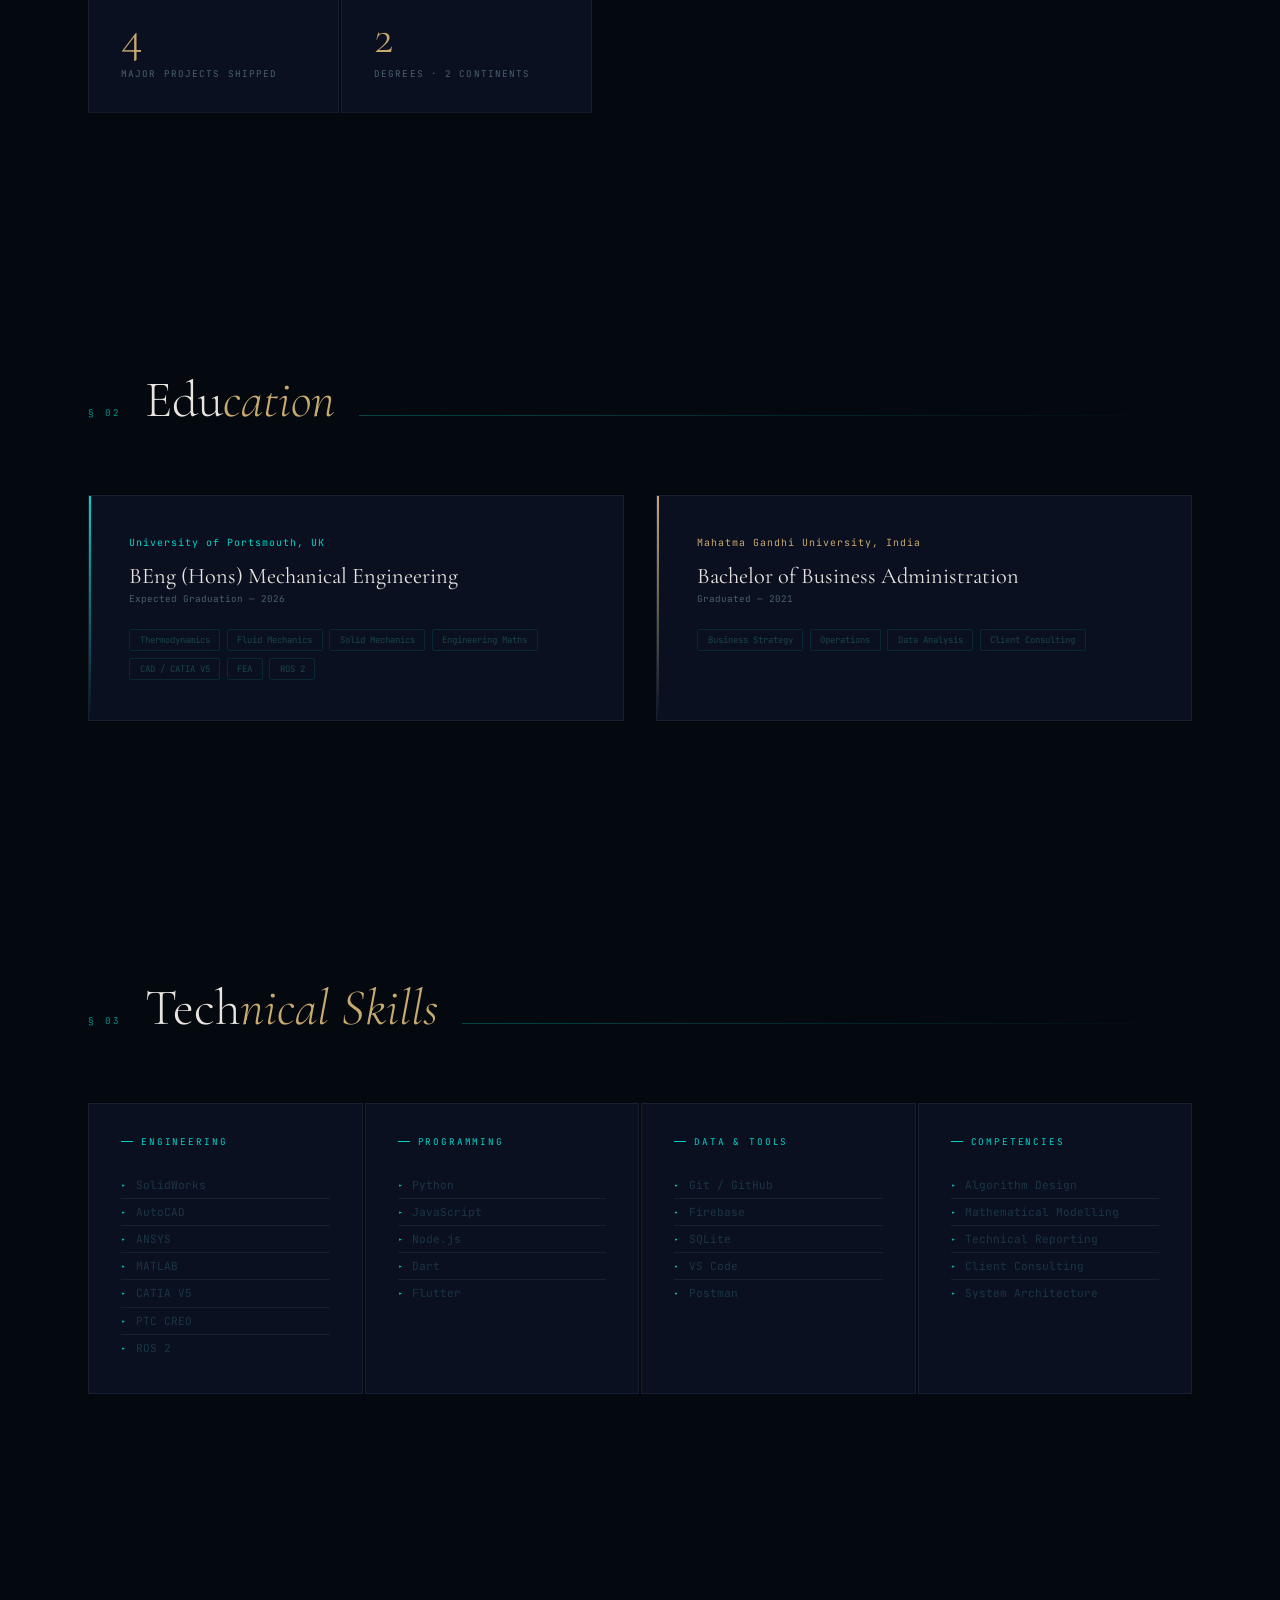
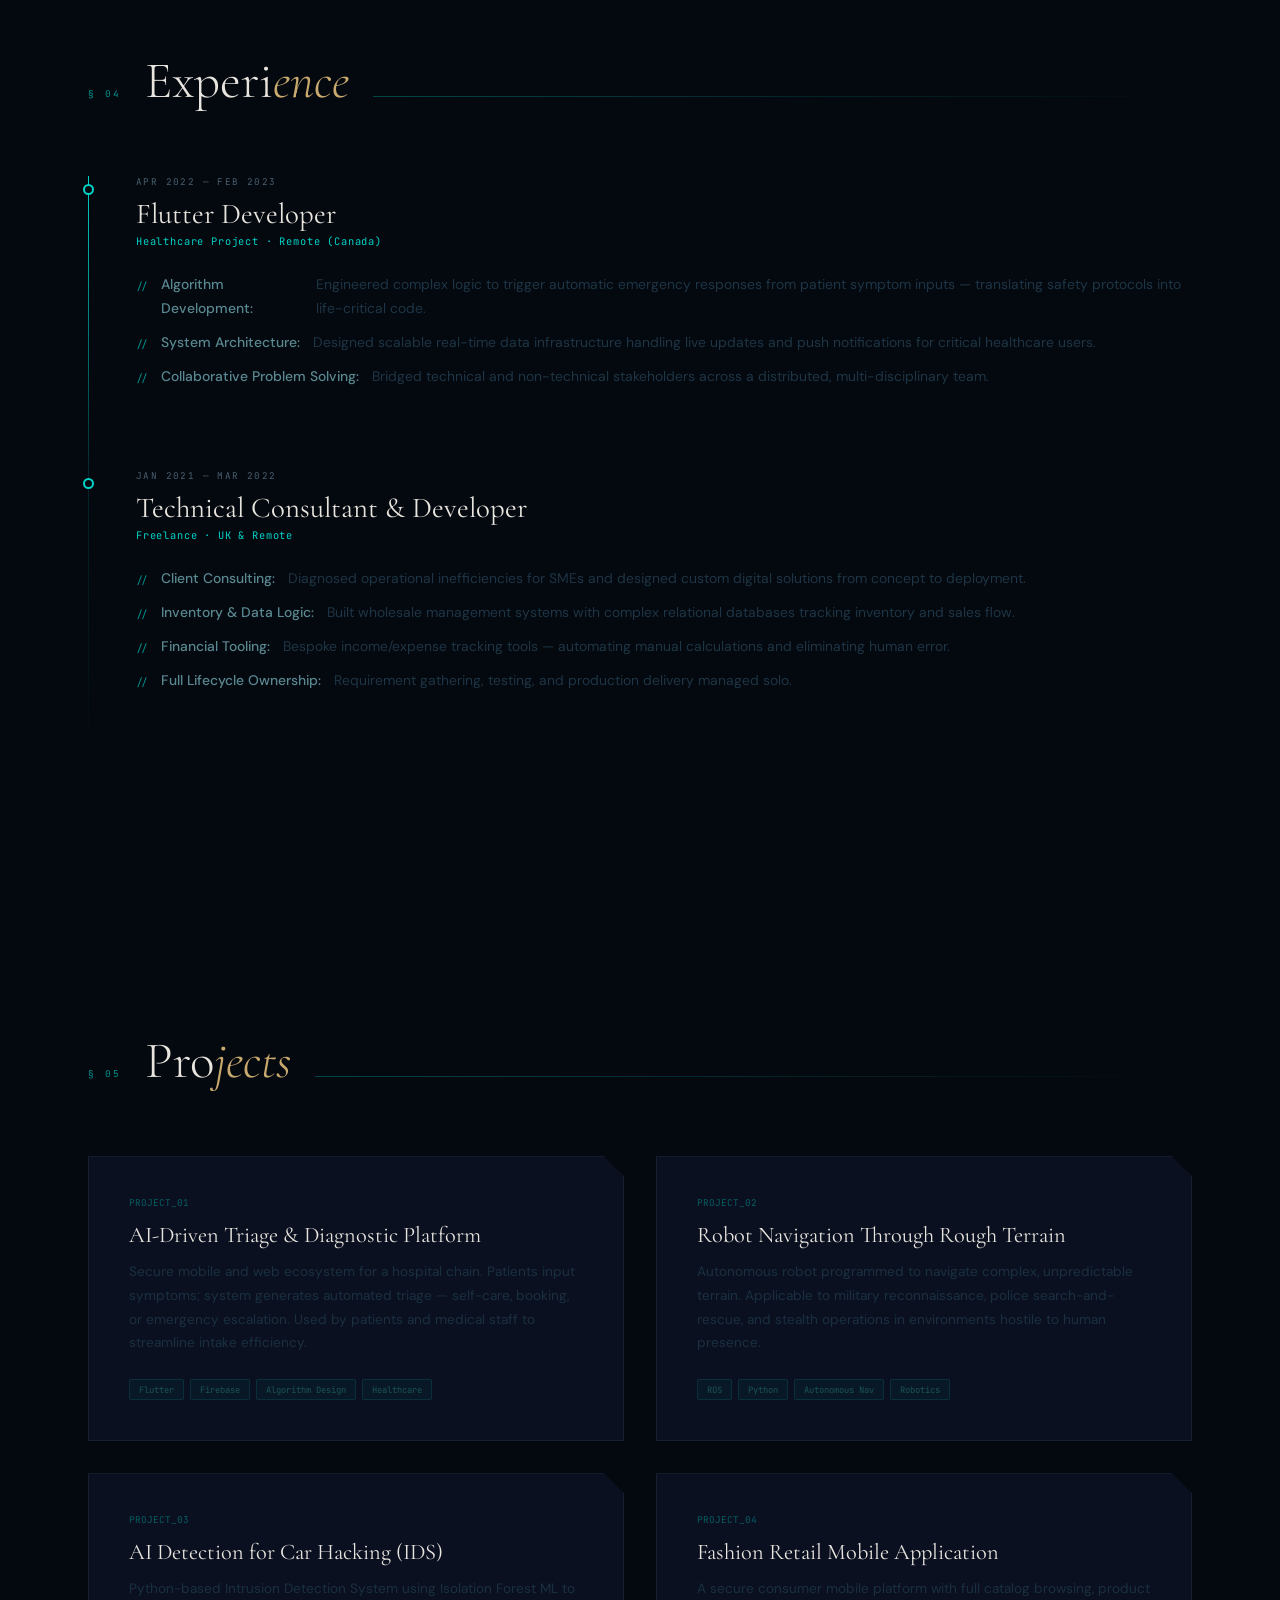
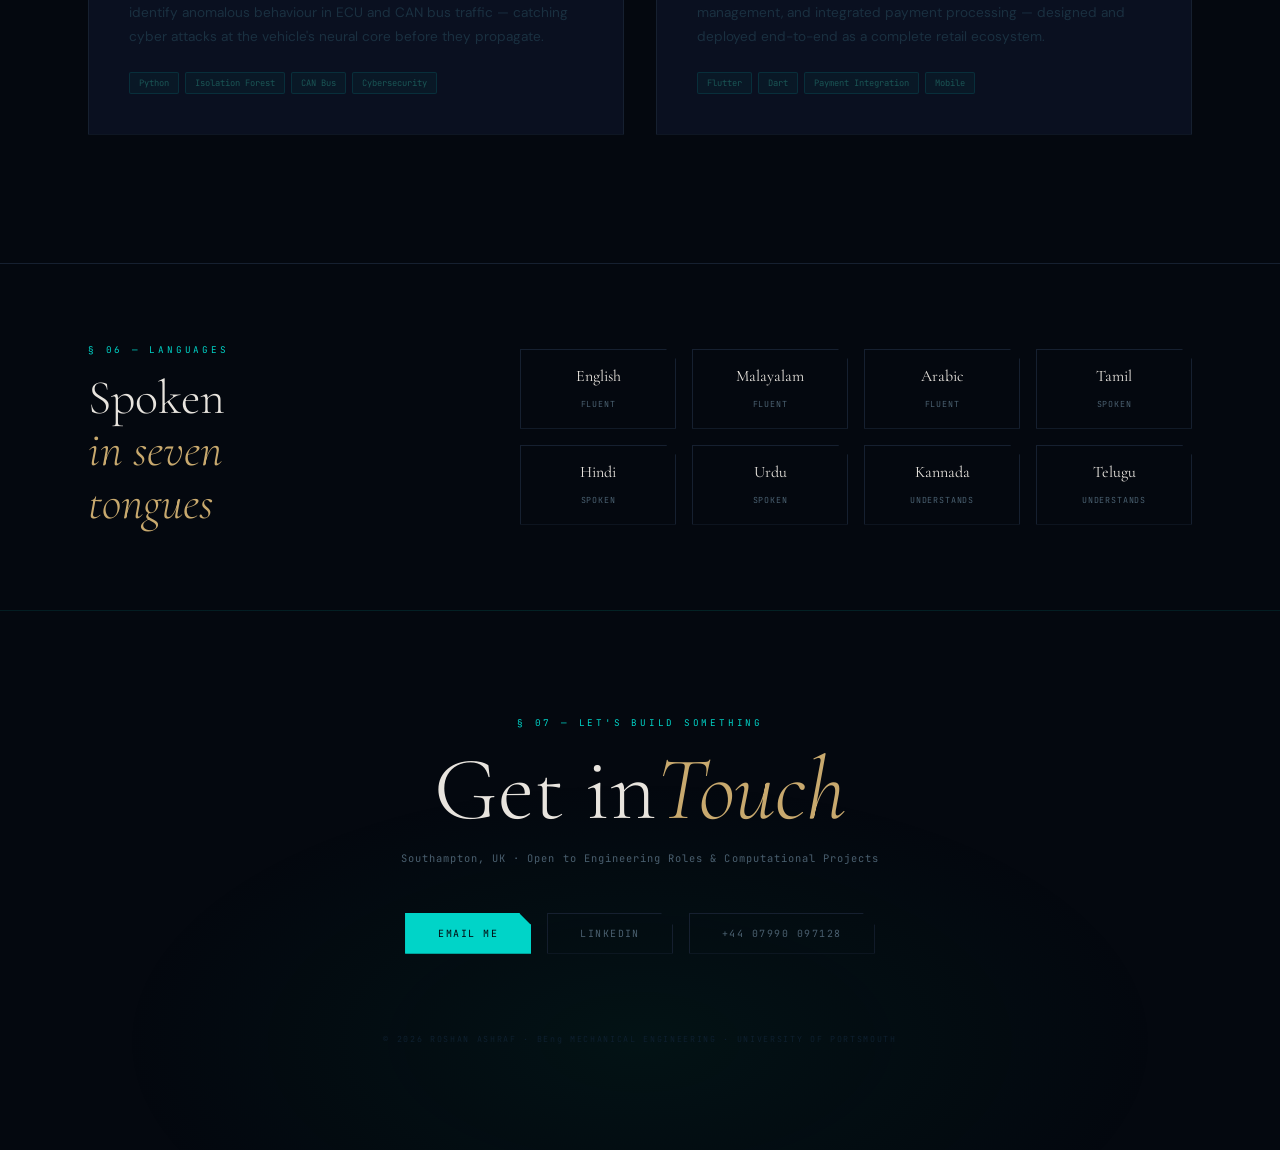
<file: roshan_cv.html>
<!DOCTYPE html>
<html lang="en">
<head>
<meta charset="UTF-8"/>
<meta name="viewport" content="width=device-width, initial-scale=1.0"/>
<title>Roshan Ashraf — Engineering × Code</title>
<link href="https://fonts.googleapis.com/css2?family=Cormorant+Garamond:ital,wght@0,300;0,400;0,600;1,300;1,400&family=JetBrains+Mono:wght@300;400;600&family=DM+Sans:wght@300;400;500&display=swap" rel="stylesheet"/>
<style>
:root {
  --bg: #04080f;
  --surface: #080d16;
  --card: #0a1020;
  --border: #162030;
  --gold: #c8a96e;
  --gold-light: #e8cb96;
  --amber: #f0a04b;
  --teal: #00d4c8;
  --white: #e8e4de;
  --muted: #4a6070;
  --font-display: 'Cormorant Garamond', serif;
  --font-mono: 'JetBrains Mono', monospace;
  --font-body: 'DM Sans', sans-serif;
}
*, *::before, *::after { box-sizing: border-box; margin: 0; padding: 0; }
html { scroll-behavior: smooth; }
body { background: var(--bg); color: var(--white); font-family: var(--font-body); overflow-x: hidden; cursor: none; }

#canvas-matrix { position: fixed; inset: 0; z-index: 0; pointer-events: none; opacity: 0.18; }
#canvas-gears  { position: fixed; inset: 0; z-index: 1; pointer-events: none; opacity: 0.22; }
#canvas-hud    { position: fixed; inset: 0; z-index: 2; pointer-events: none; opacity: 0.38; }

.scanline { position: fixed; left: 0; right: 0; height: 2px; background: linear-gradient(90deg,transparent,var(--teal),transparent); z-index: 3; pointer-events: none; opacity: 0.12; animation: scanMove 9s linear infinite; }
@keyframes scanMove { from{top:-2px} to{top:100vh} }

.cursor { position: fixed; width: 8px; height: 8px; background: var(--teal); border-radius: 50%; pointer-events: none; z-index: 9999; transform: translate(-50%,-50%); mix-blend-mode: screen; }
.cursor-ring { position: fixed; width: 32px; height: 32px; border: 1px solid var(--teal); border-radius: 50%; pointer-events: none; z-index: 9998; transform: translate(-50%,-50%); opacity: 0.6; }
.cursor-cross-h { position: fixed; width: 18px; height: 1px; background: var(--teal); pointer-events: none; z-index: 9998; transform: translate(-50%,-50%); opacity: 0.5; }
.cursor-cross-v { position: fixed; width: 1px; height: 18px; background: var(--teal); pointer-events: none; z-index: 9998; transform: translate(-50%,-50%); opacity: 0.5; }
.progress-bar { position: fixed; top: 0; left: 0; height: 2px; background: linear-gradient(90deg,var(--teal),var(--gold)); z-index: 200; width: 0%; transition: width .1s; }

nav { position: fixed; top: 0; left: 0; right: 0; z-index: 100; padding: 1.2rem 3rem; display: flex; justify-content: space-between; align-items: center; background: linear-gradient(180deg,rgba(4,8,15,0.95),transparent); border-bottom: 1px solid rgba(0,212,200,0.08); }
.nav-logo { font-family: var(--font-mono); font-size: 0.7rem; color: var(--teal); letter-spacing: .25em; text-transform: uppercase; }
.nav-logo span { color: var(--gold); }
.nav-links { display: flex; gap: 2rem; list-style: none; }
.nav-links a { font-family: var(--font-mono); font-size: .62rem; color: var(--muted); text-decoration: none; letter-spacing: .15em; text-transform: uppercase; transition: color .3s; }
.nav-links a:hover { color: var(--teal); }
.nav-status { font-family: var(--font-mono); font-size: .6rem; color: var(--teal); letter-spacing: .1em; display: flex; align-items: center; gap: .5rem; }
.nav-dot { width: 6px; height: 6px; border-radius: 50%; background: var(--teal); animation: blink 2s infinite; }
@keyframes blink { 0%,100%{opacity:1;box-shadow:0 0 0 0 rgba(0,212,200,.5)} 50%{opacity:.6;box-shadow:0 0 0 6px rgba(0,212,200,0)} }

.content { position: relative; z-index: 10; }
section { position: relative; overflow: hidden; }

#hero { height: 100vh; display: flex; align-items: center; justify-content: center; text-align: center; }
.hero-vignette { position: absolute; inset: 0; background: radial-gradient(ellipse 55% 55% at 50% 50%, rgba(0,50,40,0.2) 0%, rgba(4,8,15,0.65) 60%, rgba(4,8,15,0.95) 100%); pointer-events: none; }
.hb { position: absolute; width: 40px; height: 40px; }
.hb-tl { top:30%;left:22%; border-top:2px solid rgba(0,212,200,.5); border-left:2px solid rgba(0,212,200,.5); }
.hb-tr { top:30%;right:22%; border-top:2px solid rgba(0,212,200,.5); border-right:2px solid rgba(0,212,200,.5); }
.hb-bl { bottom:30%;left:22%; border-bottom:2px solid rgba(0,212,200,.5); border-left:2px solid rgba(0,212,200,.5); }
.hb-br { bottom:30%;right:22%; border-bottom:2px solid rgba(0,212,200,.5); border-right:2px solid rgba(0,212,200,.5); }
.hero-content { position: relative; z-index: 2; }
.hero-eyebrow { font-family: var(--font-mono); font-size: .62rem; letter-spacing: .35em; color: var(--teal); text-transform: uppercase; margin-bottom: 1.5rem; opacity:0; animation: fadeUp 1s .3s forwards; }
.hero-name { font-family: var(--font-display); font-size: clamp(4rem,10vw,9rem); font-weight:300; line-height:.9; color: var(--white); opacity:0; animation: fadeUp 1s .5s forwards; }
.hero-name em { font-style:italic; color:var(--gold); display:block; text-shadow:0 0 60px rgba(200,169,110,.35); }
.hero-tagline { font-family:var(--font-display); font-size:clamp(1rem,2.5vw,1.5rem); font-weight:300; color:#2a5545; margin-top:1.5rem; letter-spacing:.05em; opacity:0; animation:fadeUp 1s .7s forwards; }
.hero-tagline span { color:var(--teal); }
.hero-data { display:flex; gap:1.5rem; justify-content:center; margin-top:2.5rem; opacity:0; animation:fadeUp 1s .9s forwards; flex-wrap:wrap; }
.hero-data-item { font-family:var(--font-mono); font-size:.58rem; letter-spacing:.12em; text-transform:uppercase; color:var(--muted); border:1px solid rgba(0,212,200,.15); padding:.4rem 1rem; position:relative; }
.hero-data-item::before { content:''; position:absolute; top:-1px; left:0; width:30%; height:1px; background:var(--teal); }
.hero-scroll { position:absolute; bottom:2rem; left:50%; transform:translateX(-50%); display:flex; flex-direction:column; align-items:center; gap:.5rem; opacity:0; animation:fadeIn 1s 1.8s forwards; }
.hero-scroll span { font-family:var(--font-mono); font-size:.55rem; color:var(--muted); letter-spacing:.25em; text-transform:uppercase; }
.scroll-line { width:1px; height:50px; background:linear-gradient(to bottom,var(--teal),transparent); animation:scrollPulse 2s infinite; }
@keyframes scrollPulse { 0%,100%{opacity:1}50%{opacity:.2} }
@keyframes fadeUp { from{opacity:0;transform:translateY(30px)} to{opacity:1;transform:translateY(0)} }
@keyframes fadeIn { from{opacity:0} to{opacity:1} }

.interests-strip { padding:1.5rem 0; border-top:1px solid rgba(0,212,200,.1); border-bottom:1px solid rgba(0,212,200,.1); overflow:hidden; background:rgba(0,15,12,.5); }
.interests-track { display:flex; gap:3rem; width:max-content; animation:marquee 22s linear infinite; }
.interests-track span { font-family:var(--font-mono); font-size:.65rem; color:#1a4035; white-space:nowrap; letter-spacing:.1em; text-transform:uppercase; }
.interests-track span.sep { color:var(--teal); opacity:.6; }
@keyframes marquee { from{transform:translateX(0)} to{transform:translateX(-50%)} }

.inner { max-width:1200px; margin:0 auto; padding:0 3rem; }
section { padding:8rem 0; }
.section-header { display:flex; align-items:baseline; gap:1.5rem; margin-bottom:4rem; }
.section-num { font-family:var(--font-mono); font-size:.58rem; color:var(--teal); letter-spacing:.25em; opacity:.7; }
.section-title { font-family:var(--font-display); font-size:clamp(2rem,4vw,3.5rem); font-weight:300; color:var(--white); }
.section-title em { font-style:italic; color:var(--gold); }
.section-line { flex:1; height:1px; background:linear-gradient(90deg,rgba(0,212,200,.3),transparent); }
.label { font-family:var(--font-mono); font-size:.58rem; letter-spacing:.3em; color:var(--teal); text-transform:uppercase; margin-bottom:1rem; }

.profile-grid { display:grid; grid-template-columns:1fr 1fr; gap:6rem; align-items:center; }
.profile-heading { font-family:var(--font-display); font-size:clamp(2.5rem,5vw,4.5rem); font-weight:300; line-height:1.05; }
.profile-heading em { font-style:italic; color:var(--gold); }
.profile-body { font-size:.93rem; line-height:1.9; color:#2a4555; font-weight:300; }
.profile-body p+p { margin-top:1rem; }
.stat-grid { display:grid; grid-template-columns:1fr 1fr; gap:2px; }
.stat-card { background:var(--card); border:1px solid var(--border); padding:2rem; position:relative; overflow:hidden; transition:border-color .3s,background .3s; clip-path:polygon(0 0,calc(100% - 14px) 0,100% 14px,100% 100%,0 100%); }
.stat-card::before { content:''; position:absolute; top:0; left:0; right:0; height:1px; background:linear-gradient(90deg,var(--teal),transparent); opacity:0; transition:opacity .3s; }
.stat-card:hover { border-color:rgba(0,212,200,.4); background:#0c1825; }
.stat-card:hover::before { opacity:1; }
.stat-num { font-family:var(--font-display); font-size:3rem; font-weight:300; color:var(--gold); line-height:1; }
.stat-label { font-family:var(--font-mono); font-size:.58rem; letter-spacing:.12em; text-transform:uppercase; color:var(--muted); margin-top:.4rem; }

.edu-cards { display:grid; grid-template-columns:1fr 1fr; gap:2rem; }
.edu-card { background:var(--card); border:1px solid var(--border); padding:2.5rem; position:relative; overflow:hidden; transition:transform .4s,border-color .3s; clip-path:polygon(0 0,calc(100%-20px) 0,100% 20px,100% 100%,20px 100%,0 calc(100%-20px)); }
.edu-card:hover { transform:translateY(-4px); border-color:rgba(0,212,200,.3); }
.edu-card-bar { position:absolute; top:0; left:0; bottom:0; width:2px; background:linear-gradient(180deg,var(--teal),transparent); }
.edu-degree { font-family:var(--font-display); font-size:1.4rem; font-weight:400; color:var(--white); margin-bottom:.3rem; }
.edu-school { font-family:var(--font-mono); font-size:.62rem; color:var(--teal); letter-spacing:.1em; margin-bottom:.8rem; }
.edu-date { font-family:var(--font-mono); font-size:.58rem; color:var(--muted); margin-bottom:1.5rem; }
.module-chips { display:flex; flex-wrap:wrap; gap:.4rem; }
.chip { font-family:var(--font-mono); font-size:.56rem; padding:.25rem .6rem; border:1px solid rgba(0,212,200,.12); color:#1a4545; border-radius:2px; transition:border-color .2s,color .2s; }
.chip:hover { border-color:var(--teal); color:var(--teal); }

.skills-grid { display:grid; grid-template-columns:repeat(4,1fr); gap:2px; }
.skill-group { background:var(--card); border:1px solid var(--border); padding:2rem; transition:background .3s; }
.skill-group:hover { background:#0c1825; }
.skill-group-title { font-family:var(--font-mono); font-size:.58rem; letter-spacing:.2em; text-transform:uppercase; color:var(--teal); margin-bottom:1.5rem; display:flex; align-items:center; gap:.5rem; }
.skill-group-title::before { content:''; width:12px; height:1px; background:var(--teal); }
.skill-list { list-style:none; }
.skill-list li { font-family:var(--font-mono); font-size:.7rem; color:#1a3545; padding:.38rem 0; border-bottom:1px solid var(--border); display:flex; align-items:center; gap:.6rem; transition:color .2s,padding-left .2s; }
.skill-list li:last-child { border-bottom:none; }
.skill-list li:hover { color:var(--white); padding-left:.5rem; }
.skill-list li::before { content:'▸'; font-size:.5rem; color:var(--teal); flex-shrink:0; }

.timeline { position:relative; }
.timeline::before { content:''; position:absolute; left:0; top:0; bottom:0; width:1px; background:linear-gradient(180deg,var(--teal),rgba(0,212,200,.15),transparent); }
.timeline-item { padding-left:3rem; padding-bottom:4.5rem; position:relative; }
.timeline-dot { position:absolute; left:-5px; top:.5rem; width:11px; height:11px; border-radius:50%; border:2px solid var(--teal); background:var(--bg); transition:background .3s,box-shadow .3s; }
.timeline-item:hover .timeline-dot { background:var(--teal); box-shadow:0 0 20px rgba(0,212,200,.6); }
.timeline-period { font-family:var(--font-mono); font-size:.58rem; color:var(--muted); letter-spacing:.15em; text-transform:uppercase; margin-bottom:.5rem; }
.timeline-role { font-family:var(--font-display); font-size:1.8rem; font-weight:400; color:var(--white); margin-bottom:.2rem; }
.timeline-company { font-family:var(--font-mono); font-size:.65rem; color:var(--teal); letter-spacing:.08em; margin-bottom:1.5rem; }
.timeline-bullets { list-style:none; }
.timeline-bullets li { display:flex; gap:.8rem; font-size:.87rem; color:#1e3545; line-height:1.75; margin-bottom:.6rem; }
.timeline-bullets li::before { content:'//'; color:var(--teal); flex-shrink:0; font-family:var(--font-mono); font-size:.65rem; margin-top:.3rem; opacity:.7; }
.timeline-bullets strong { color:#5a8890; font-weight:500; }

.projects-grid { display:grid; grid-template-columns:repeat(2,1fr); gap:2rem; }
.project-card { background:var(--card); border:1px solid var(--border); padding:2.5rem; position:relative; overflow:hidden; transition:transform .4s,border-color .3s; display:flex; flex-direction:column; clip-path:polygon(0 0,calc(100% - 20px) 0,100% 20px,100% 100%,0 100%); }
.project-card::after { content:''; position:absolute; inset:0; background:linear-gradient(135deg,rgba(0,212,200,.03),transparent 60%); opacity:0; transition:opacity .4s; }
.project-card:hover { transform:translateY(-5px); border-color:rgba(0,212,200,.3); }
.project-card:hover::after { opacity:1; }
.project-num { font-family:var(--font-mono); font-size:.58rem; color:var(--teal); opacity:.4; margin-bottom:.8rem; }
.project-title { font-family:var(--font-display); font-size:1.4rem; font-weight:400; color:var(--white); margin-bottom:.7rem; line-height:1.2; }
.project-desc { font-size:.85rem; color:#1a3040; line-height:1.75; flex:1; }
.project-tags { display:flex; flex-wrap:wrap; gap:.4rem; margin-top:1.5rem; }
.project-tag { font-family:var(--font-mono); font-size:.55rem; padding:.22rem .55rem; background:rgba(0,212,200,.04); border:1px solid rgba(0,212,200,.12); color:#1a5555; border-radius:2px; }

#languages { padding:5rem 0; border-top:1px solid var(--border); }
.lang-grid { display:grid; grid-template-columns:1fr 2fr; gap:6rem; align-items:center; }
.lang-heading { font-family:var(--font-display); font-size:clamp(2rem,4vw,3rem); font-weight:300; line-height:1.1; }
.lang-heading em { font-style:italic; color:var(--gold); display:block; }
.lang-list { display:grid; grid-template-columns:repeat(4,1fr); gap:1rem; }
.lang-item { border:1px solid var(--border); padding:1rem; text-align:center; transition:border-color .3s; clip-path:polygon(0 0,calc(100% - 10px) 0,100% 10px,100% 100%,0 100%); }
.lang-item:hover { border-color:rgba(0,212,200,.3); }
.lang-name { font-family:var(--font-display); font-size:1rem; color:var(--white); display:block; margin-bottom:.3rem; }
.lang-level { font-family:var(--font-mono); font-size:.52rem; color:var(--muted); letter-spacing:.1em; text-transform:uppercase; }

#contact { min-height:60vh; display:flex; align-items:center; padding:6rem 0; border-top:1px solid rgba(0,212,200,.1); background:radial-gradient(ellipse 50% 60% at 50% 80%,rgba(0,50,40,.25) 0%,transparent 80%); }
.contact-inner { max-width:1200px; margin:0 auto; padding:0 3rem; text-align:center; }
.contact-heading { font-family:var(--font-display); font-size:clamp(3rem,7vw,6rem); font-weight:300; line-height:1; margin-bottom:1rem; }
.contact-heading em { font-style:italic; color:var(--gold); }
.contact-sub { font-family:var(--font-mono); font-size:.65rem; color:var(--muted); letter-spacing:.1em; }
.contact-links { display:flex; gap:1rem; justify-content:center; flex-wrap:wrap; margin-top:3rem; }
.contact-link { font-family:var(--font-mono); font-size:.62rem; letter-spacing:.15em; text-transform:uppercase; color:var(--muted); text-decoration:none; padding:.8rem 2rem; border:1px solid var(--border); transition:all .3s; position:relative; clip-path:polygon(0 0,calc(100% - 12px) 0,100% 12px,100% 100%,0 100%); }
.contact-link::before { content:''; position:absolute; top:0; left:0; width:0; height:1px; background:var(--teal); transition:width .3s; }
.contact-link:hover { color:var(--teal); border-color:rgba(0,212,200,.4); }
.contact-link:hover::before { width:100%; }
.contact-link.primary { color:var(--bg); background:var(--teal); border-color:var(--teal); }
.contact-link.primary:hover { background:#00f0e0; color:var(--bg); }
.footer-copy { margin-top:5rem; font-family:var(--font-mono); font-size:.52rem; color:#0e2030; letter-spacing:.2em; }

.reveal { opacity:0; transform:translateY(40px); transition:opacity .8s ease,transform .8s ease; }
.reveal.visible { opacity:1; transform:translateY(0); }
.reveal-delay-1 { transition-delay:.12s; }
.reveal-delay-2 { transition-delay:.22s; }
.reveal-delay-3 { transition-delay:.32s; }
.reveal-delay-4 { transition-delay:.42s; }

@media (max-width:768px) {
  nav { padding:1rem 1.5rem; } .nav-links,.nav-status { display:none; }
  .inner { padding:0 1.5rem; } section { padding:5rem 0; }
  .profile-grid,.edu-cards,.lang-grid { grid-template-columns:1fr; gap:2rem; }
  .skills-grid { grid-template-columns:repeat(2,1fr); }
  .projects-grid { grid-template-columns:1fr; }
  .lang-list { grid-template-columns:repeat(2,1fr); }
  .section-line { display:none; }
  body { cursor:auto; } .cursor,.cursor-ring,.cursor-cross-h,.cursor-cross-v { display:none; }
}
</style>
</head>
<body>

<canvas id="canvas-matrix"></canvas>
<canvas id="canvas-gears"></canvas>
<canvas id="canvas-hud"></canvas>
<div class="scanline"></div>

<div class="cursor" id="cursor"></div>
<div class="cursor-ring" id="cursor-ring"></div>
<div class="cursor-cross-h" id="cursor-ch"></div>
<div class="cursor-cross-v" id="cursor-cv"></div>
<div class="progress-bar" id="progress-bar"></div>

<nav>
  <div class="nav-logo">R·<span>ASHRAF</span></div>
  <ul class="nav-links">
    <li><a href="#profile">Profile</a></li>
    <li><a href="#education">Education</a></li>
    <li><a href="#skills">Skills</a></li>
    <li><a href="#experience">Experience</a></li>
    <li><a href="#projects">Projects</a></li>
    <li><a href="#contact">Contact</a></li>
  </ul>
  <div class="nav-status"><div class="nav-dot"></div>SYS ONLINE</div>
</nav>

<div class="content">

<section id="hero">
  <div class="hero-vignette"></div>
  <div class="hb hb-tl"></div><div class="hb hb-tr"></div>
  <div class="hb hb-bl"></div><div class="hb hb-br"></div>
  <div class="hero-content">
    <p class="hero-eyebrow">// SYSTEM BOOT — IDENTITY LOADED — v2026.1</p>
    <h1 class="hero-name">Roshan<em>Ashraf</em></h1>
    <p class="hero-tagline">Mechanical Engineer <span>×</span> Software Developer</p>
    <div class="hero-data">
      <span class="hero-data-item">LOC: Southampton, UK</span>
      <span class="hero-data-item">STATUS: Available</span>
      <span class="hero-data-item">CLASS: Hybrid Engineer</span>
    </div>
  </div>
  <div class="hero-scroll"><span>Scroll</span><div class="scroll-line"></div></div>
</section>

<div class="interests-strip">
  <div class="interests-track">
    <span>CFD</span><span class="sep"> ◈ </span><span>ROBOTICS</span><span class="sep"> ◈ </span>
    <span>AUTOMATION</span><span class="sep"> ◈ </span><span>OPEN SOURCE</span><span class="sep"> ◈ </span>
    <span>ALGORITHM DESIGN</span><span class="sep"> ◈ </span><span>FEA</span><span class="sep"> ◈ </span>
    <span>MOBILE ENGINEERING</span><span class="sep"> ◈ </span><span>AI / ML</span><span class="sep"> ◈ </span>
    <span>CFD</span><span class="sep"> ◈ </span><span>ROBOTICS</span><span class="sep"> ◈ </span>
    <span>AUTOMATION</span><span class="sep"> ◈ </span><span>OPEN SOURCE</span><span class="sep"> ◈ </span>
    <span>ALGORITHM DESIGN</span><span class="sep"> ◈ </span><span>FEA</span><span class="sep"> ◈ </span>
    <span>MOBILE ENGINEERING</span><span class="sep"> ◈ </span><span>AI / ML</span><span class="sep"> ◈ </span>
  </div>
</div>

<section id="profile">
  <div class="inner">
    <div class="profile-grid">
      <div class="reveal">
        <p class="label">§ 01 — Who I Am</p>
        <h2 class="profile-heading">The <em>Hybrid</em><br>Candidate</h2>
      </div>
      <div class="reveal reveal-delay-1">
        <div class="profile-body">
          <p>I exist at the intersection of two worlds. On one side, the rigorous precision of mechanical engineering — thermodynamics, solid mechanics, finite elements, structures that must not fail.</p>
          <p>On the other, the fluid creativity of software — algorithms that breathe life into hardware, systems that scale, logic that anticipates failure before it happens.</p>
          <p>Most engineers write code when they have to. I build systems because I love to.</p>
        </div>
      </div>
      <div class="stat-grid reveal reveal-delay-2">
        <div class="stat-card"><div class="stat-num">5+</div><div class="stat-label">Years Dev Experience</div></div>
        <div class="stat-card"><div class="stat-num">7</div><div class="stat-label">Languages Spoken</div></div>
        <div class="stat-card"><div class="stat-num">4</div><div class="stat-label">Major Projects Shipped</div></div>
        <div class="stat-card"><div class="stat-num">2</div><div class="stat-label">Degrees · 2 Continents</div></div>
      </div>
    </div>
  </div>
</section>

<section id="education">
  <div class="inner">
    <div class="section-header reveal"><span class="section-num">§ 02</span><h2 class="section-title">Edu<em>cation</em></h2><div class="section-line"></div></div>
    <div class="edu-cards">
      <div class="edu-card reveal reveal-delay-1">
        <div class="edu-card-bar"></div>
        <div class="edu-school">University of Portsmouth, UK</div>
        <div class="edu-degree">BEng (Hons) Mechanical Engineering</div>
        <div class="edu-date">Expected Graduation — 2026</div>
        <div class="module-chips">
          <span class="chip">Thermodynamics</span><span class="chip">Fluid Mechanics</span>
          <span class="chip">Solid Mechanics</span><span class="chip">Engineering Maths</span>
          <span class="chip">CAD / CATIA V5</span><span class="chip">FEA</span><span class="chip">ROS 2</span>
        </div>
      </div>
      <div class="edu-card reveal reveal-delay-2">
        <div class="edu-card-bar" style="background:linear-gradient(180deg,var(--gold),transparent)"></div>
        <div class="edu-school" style="color:var(--gold)">Mahatma Gandhi University, India</div>
        <div class="edu-degree">Bachelor of Business Administration</div>
        <div class="edu-date">Graduated — 2021</div>
        <div class="module-chips">
          <span class="chip">Business Strategy</span><span class="chip">Operations</span>
          <span class="chip">Data Analysis</span><span class="chip">Client Consulting</span>
        </div>
      </div>
    </div>
  </div>
</section>

<section id="skills">
  <div class="inner">
    <div class="section-header reveal"><span class="section-num">§ 03</span><h2 class="section-title">Tech<em>nical Skills</em></h2><div class="section-line"></div></div>
    <div class="skills-grid">
      <div class="skill-group reveal reveal-delay-1">
        <div class="skill-group-title">Engineering</div>
        <ul class="skill-list"><li>SolidWorks</li><li>AutoCAD</li><li>ANSYS</li><li>MATLAB</li><li>CATIA V5</li><li>PTC CREO</li><li>ROS 2</li></ul>
      </div>
      <div class="skill-group reveal reveal-delay-2">
        <div class="skill-group-title">Programming</div>
        <ul class="skill-list"><li>Python</li><li>JavaScript</li><li>Node.js</li><li>Dart</li><li>Flutter</li></ul>
      </div>
      <div class="skill-group reveal reveal-delay-3">
        <div class="skill-group-title">Data &amp; Tools</div>
        <ul class="skill-list"><li>Git / GitHub</li><li>Firebase</li><li>SQLite</li><li>VS Code</li><li>Postman</li></ul>
      </div>
      <div class="skill-group reveal reveal-delay-4">
        <div class="skill-group-title">Competencies</div>
        <ul class="skill-list"><li>Algorithm Design</li><li>Mathematical Modelling</li><li>Technical Reporting</li><li>Client Consulting</li><li>System Architecture</li></ul>
      </div>
    </div>
  </div>
</section>

<section id="experience">
  <div class="inner">
    <div class="section-header reveal"><span class="section-num">§ 04</span><h2 class="section-title">Experi<em>ence</em></h2><div class="section-line"></div></div>
    <div class="timeline">
      <div class="timeline-item reveal">
        <div class="timeline-dot"></div>
        <div class="timeline-period">Apr 2022 — Feb 2023</div>
        <div class="timeline-role">Flutter Developer</div>
        <div class="timeline-company">Healthcare Project · Remote (Canada)</div>
        <ul class="timeline-bullets">
          <li><strong>Algorithm Development:</strong> Engineered complex logic to trigger automatic emergency responses from patient symptom inputs — translating safety protocols into life-critical code.</li>
          <li><strong>System Architecture:</strong> Designed scalable real-time data infrastructure handling live updates and push notifications for critical healthcare users.</li>
          <li><strong>Collaborative Problem Solving:</strong> Bridged technical and non-technical stakeholders across a distributed, multi-disciplinary team.</li>
        </ul>
      </div>
      <div class="timeline-item reveal reveal-delay-1">
        <div class="timeline-dot"></div>
        <div class="timeline-period">Jan 2021 — Mar 2022</div>
        <div class="timeline-role">Technical Consultant &amp; Developer</div>
        <div class="timeline-company">Freelance · UK &amp; Remote</div>
        <ul class="timeline-bullets">
          <li><strong>Client Consulting:</strong> Diagnosed operational inefficiencies for SMEs and designed custom digital solutions from concept to deployment.</li>
          <li><strong>Inventory &amp; Data Logic:</strong> Built wholesale management systems with complex relational databases tracking inventory and sales flow.</li>
          <li><strong>Financial Tooling:</strong> Bespoke income/expense tracking tools — automating manual calculations and eliminating human error.</li>
          <li><strong>Full Lifecycle Ownership:</strong> Requirement gathering, testing, and production delivery managed solo.</li>
        </ul>
      </div>
    </div>
  </div>
</section>

<section id="projects">
  <div class="inner">
    <div class="section-header reveal"><span class="section-num">§ 05</span><h2 class="section-title">Pro<em>jects</em></h2><div class="section-line"></div></div>
    <div class="projects-grid">
      <div class="project-card reveal reveal-delay-1">
        <div class="project-num">PROJECT_01</div>
        <div class="project-title">AI-Driven Triage &amp; Diagnostic Platform</div>
        <div class="project-desc">Secure mobile and web ecosystem for a hospital chain. Patients input symptoms; system generates automated triage — self-care, booking, or emergency escalation. Used by patients and medical staff to streamline intake efficiency.</div>
        <div class="project-tags"><span class="project-tag">Flutter</span><span class="project-tag">Firebase</span><span class="project-tag">Algorithm Design</span><span class="project-tag">Healthcare</span></div>
      </div>
      <div class="project-card reveal reveal-delay-2">
        <div class="project-num">PROJECT_02</div>
        <div class="project-title">Robot Navigation Through Rough Terrain</div>
        <div class="project-desc">Autonomous robot programmed to navigate complex, unpredictable terrain. Applicable to military reconnaissance, police search-and-rescue, and stealth operations in environments hostile to human presence.</div>
        <div class="project-tags"><span class="project-tag">ROS</span><span class="project-tag">Python</span><span class="project-tag">Autonomous Nav</span><span class="project-tag">Robotics</span></div>
      </div>
      <div class="project-card reveal reveal-delay-3">
        <div class="project-num">PROJECT_03</div>
        <div class="project-title">AI Detection for Car Hacking (IDS)</div>
        <div class="project-desc">Python-based Intrusion Detection System using Isolation Forest ML to identify anomalous behaviour in ECU and CAN bus traffic — catching cyber attacks at the vehicle's neural core before they propagate.</div>
        <div class="project-tags"><span class="project-tag">Python</span><span class="project-tag">Isolation Forest</span><span class="project-tag">CAN Bus</span><span class="project-tag">Cybersecurity</span></div>
      </div>
      <div class="project-card reveal reveal-delay-4">
        <div class="project-num">PROJECT_04</div>
        <div class="project-title">Fashion Retail Mobile Application</div>
        <div class="project-desc">A secure consumer mobile platform with full catalog browsing, product management, and integrated payment processing — designed and deployed end-to-end as a complete retail ecosystem.</div>
        <div class="project-tags"><span class="project-tag">Flutter</span><span class="project-tag">Dart</span><span class="project-tag">Payment Integration</span><span class="project-tag">Mobile</span></div>
      </div>
    </div>
  </div>
</section>

<section id="languages">
  <div class="inner">
    <div class="lang-grid">
      <div class="reveal"><p class="label">§ 06 — Languages</p><h2 class="lang-heading">Spoken<em>in seven<br>tongues</em></h2></div>
      <div class="lang-list reveal reveal-delay-1">
        <div class="lang-item"><span class="lang-name">English</span><span class="lang-level">Fluent</span></div>
        <div class="lang-item"><span class="lang-name">Malayalam</span><span class="lang-level">Fluent</span></div>
        <div class="lang-item"><span class="lang-name">Arabic</span><span class="lang-level">Fluent</span></div>
        <div class="lang-item"><span class="lang-name">Tamil</span><span class="lang-level">Spoken</span></div>
        <div class="lang-item"><span class="lang-name">Hindi</span><span class="lang-level">Spoken</span></div>
        <div class="lang-item"><span class="lang-name">Urdu</span><span class="lang-level">Spoken</span></div>
        <div class="lang-item"><span class="lang-name">Kannada</span><span class="lang-level">Understands</span></div>
        <div class="lang-item"><span class="lang-name">Telugu</span><span class="lang-level">Understands</span></div>
      </div>
    </div>
  </div>
</section>

<section id="contact">
  <div class="contact-inner">
    <p class="label reveal">§ 07 — Let's Build Something</p>
    <h2 class="contact-heading reveal reveal-delay-1">Get in<em>Touch</em></h2>
    <p class="contact-sub reveal reveal-delay-2">Southampton, UK · Open to Engineering Roles &amp; Computational Projects</p>
    <div class="contact-links reveal reveal-delay-3">
      <a href="mailto:roshanashraf@fastmail.com" class="contact-link primary">Email Me</a>
      <a href="https://www.linkedin.com/in/roshan-ashraf-516811291/" class="contact-link" target="_blank">LinkedIn</a>
      <a href="tel:+4407990097128" class="contact-link">+44 07990 097128</a>
    </div>
    <p class="footer-copy reveal reveal-delay-4">© 2026 ROSHAN ASHRAF · BEng MECHANICAL ENGINEERING · UNIVERSITY OF PORTSMOUTH</p>
  </div>
</section>

</div>

<script>
/* ══ MATRIX RAIN ══ */
(function(){
  const c=document.getElementById('canvas-matrix');
  const ctx=c.getContext('2d');
  const chars='アイウエオカキクケコサシスセソタチツテトナニヌネノ0123456789ABCDEF{}[]()<>=/\\+-*!@#$;:,.?';
  let cols,drops=[];
  function resize(){ c.width=window.innerWidth; c.height=window.innerHeight; cols=Math.floor(c.width/18); drops=Array(cols).fill(0).map(()=>Math.random()*-80); }
  resize(); window.addEventListener('resize',resize);
  function draw(){
    ctx.fillStyle='rgba(4,8,15,0.06)'; ctx.fillRect(0,0,c.width,c.height);
    for(let i=0;i<cols;i++){
      const y=drops[i]*18;
      /* bright leader */
      ctx.font='bold 13px monospace';
      ctx.fillStyle='#f0d898';
      ctx.fillText(chars[Math.floor(Math.random()*chars.length)], i*18, y);
      /* fading trail */
      for(let t=1;t<18;t++){
        const yt=y-t*18; if(yt<0)continue;
        const a=Math.max(0,1-t/18);
        const r=Math.floor(210*a+40); const g=Math.floor(150*a); const b=Math.floor(20*a);
        ctx.fillStyle=`rgba(${r},${g},${b},${a*0.85})`;
        ctx.font=`${11+Math.random()}px monospace`;
        ctx.fillText(chars[Math.floor(Math.random()*chars.length)], i*18, yt);
      }
      if(drops[i]*18>c.height && Math.random()>0.975) drops[i]=0;
      drops[i]+=0.35+Math.random()*0.25;
    }
  }
  setInterval(draw,42);
})();

/* ══ GEAR SYSTEM ══ */
(function(){
  const c=document.getElementById('canvas-gears');
  const ctx=c.getContext('2d');
  let W,H,tick=0;
  function resize(){ W=c.width=window.innerWidth; H=c.height=window.innerHeight; }
  resize(); window.addEventListener('resize',resize);

  function gear(x,y,R,teeth,angle,col,lw){
    const inner=R*0.62, hub=R*0.14, toothH=R*0.26;
    const tw=(2*Math.PI/teeth)*0.42;
    ctx.save(); ctx.translate(x,y); ctx.rotate(angle);
    ctx.strokeStyle=col; ctx.lineWidth=lw;
    ctx.shadowColor=col; ctx.shadowBlur=10;
    /* teeth */
    ctx.beginPath();
    for(let i=0;i<teeth;i++){
      const a=(i/teeth)*Math.PI*2;
      const a1=a-tw/2, a2=a+tw/2;
      ctx.moveTo(Math.cos(a1)*R, Math.sin(a1)*R);
      ctx.lineTo(Math.cos(a1)*(R+toothH), Math.sin(a1)*(R+toothH));
      ctx.lineTo(Math.cos(a2)*(R+toothH), Math.sin(a2)*(R+toothH));
      ctx.lineTo(Math.cos(a2)*R, Math.sin(a2)*R);
    }
    ctx.stroke();
    /* outer ring */
    ctx.lineWidth=lw*0.8; ctx.beginPath(); ctx.arc(0,0,R,0,Math.PI*2); ctx.stroke();
    /* inner ring */
    ctx.beginPath(); ctx.arc(0,0,inner,0,Math.PI*2); ctx.stroke();
    /* spokes */
    ctx.lineWidth=lw*0.5; ctx.shadowBlur=4;
    const spoke=Math.min(6, Math.floor(teeth/3));
    for(let i=0;i<spoke;i++){
      const a=(i/spoke)*Math.PI*2;
      ctx.beginPath();
      ctx.moveTo(Math.cos(a)*hub*1.8, Math.sin(a)*hub*1.8);
      ctx.lineTo(Math.cos(a)*inner*0.88, Math.sin(a)*inner*0.88);
      ctx.stroke();
    }
    /* hub */
    ctx.beginPath(); ctx.arc(0,0,hub,0,Math.PI*2);
    ctx.fillStyle=col; ctx.globalAlpha=0.25; ctx.fill(); ctx.globalAlpha=1;
    ctx.lineWidth=lw; ctx.stroke();
    ctx.restore();
  }

  const GS=[
    {px:.07,py:.82,R:105,teeth:22,spd: 1.0, col:'#c8a96e',lw:1.1},
    {px:.18,py:.73,R: 65,teeth:14,spd:-1.6, col:'#e8cb96',lw:0.9},
    {px:.27,py:.82,R: 43,teeth: 9,spd: 2.4, col:'#a07848',lw:0.7},
    {px:.91,py:.14,R: 88,teeth:19,spd:-1.0, col:'#00d4c8',lw:1.1},
    {px:.81,py:.23,R: 54,teeth:12,spd: 1.7, col:'#00aaaa',lw:0.8},
    {px:.73,py:.13,R: 36,teeth: 8,spd:-2.5, col:'#008888',lw:0.6},
    {px:.94,py:.54,R: 68,teeth:15,spd: 0.8, col:'#c8a96e',lw:0.9},
    {px:.85,py:.62,R: 42,teeth: 9,spd:-1.3, col:'#00d4c8',lw:0.7},
    {px:.04,py:.38,R: 63,teeth:14,spd:-0.9, col:'#00d4c8',lw:0.9},
    {px:.13,py:.28,R: 39,teeth: 9,spd: 1.5, col:'#c8a96e',lw:0.7},
    {px:.50,py:.02,R: 48,teeth:11,spd: 1.1, col:'#c8a96e',lw:0.6},
    {px:.50,py:.98,R: 52,teeth:12,spd:-1.0, col:'#00d4c8',lw:0.6},
  ];

  function loop(){
    ctx.clearRect(0,0,W,H);
    GS.forEach(g=>{ gear(g.px*W, g.py*H, g.R, g.teeth, tick*g.spd*0.007, g.col, g.lw); });
    tick++;
    requestAnimationFrame(loop);
  }
  loop();
})();

/* ══ IRON MAN HUD ══ */
(function(){
  const c=document.getElementById('canvas-hud');
  const ctx=c.getContext('2d');
  let W,H,t=0;
  function resize(){ W=c.width=window.innerWidth; H=c.height=window.innerHeight; }
  resize(); window.addEventListener('resize',resize);

  function segRing(x,y,r,segs,angle,col,lw){
    ctx.save(); ctx.translate(x,y); ctx.rotate(angle);
    ctx.strokeStyle=col; ctx.lineWidth=lw;
    ctx.shadowColor=col; ctx.shadowBlur=12;
    for(let i=0;i<segs;i++){
      const a1=(i/segs)*Math.PI*2+0.05;
      const a2=((i+0.75)/segs)*Math.PI*2;
      ctx.beginPath(); ctx.arc(0,0,r,a1,a2); ctx.stroke();
    }
    /* tick marks */
    ctx.lineWidth=lw*0.4; ctx.shadowBlur=3;
    for(let i=0;i<segs*3;i++){
      const a=(i/(segs*3))*Math.PI*2;
      const len=i%3===0?6:3;
      ctx.beginPath();
      ctx.moveTo(Math.cos(a)*(r-len), Math.sin(a)*(r-len));
      ctx.lineTo(Math.cos(a)*(r-1), Math.sin(a)*(r-1));
      ctx.stroke();
    }
    ctx.restore();
  }

  function arcReactor(x,y,r,t){
    ctx.save(); ctx.translate(x,y);
    const col='#00d4c8';
    /* outer spin */
    ctx.save(); ctx.rotate(t*0.4);
    ctx.strokeStyle=col; ctx.lineWidth=0.9; ctx.globalAlpha=0.55; ctx.shadowColor=col; ctx.shadowBlur=16;
    for(let i=0;i<8;i++){
      const a=(i/8)*Math.PI*2;
      ctx.beginPath(); ctx.arc(0,0,r,a+0.08,a+0.6); ctx.stroke();
    }
    ctx.restore();
    /* mid counter */
    ctx.save(); ctx.rotate(-t*0.7);
    ctx.globalAlpha=0.35; ctx.lineWidth=0.7;
    for(let i=0;i<12;i++){
      const a=(i/12)*Math.PI*2;
      ctx.beginPath(); ctx.arc(0,0,r*0.64,a+0.04,a+0.35); ctx.stroke();
    }
    ctx.restore();
    /* glow core */
    ctx.globalAlpha=0.45;
    const g=ctx.createRadialGradient(0,0,0,0,0,r*0.32);
    g.addColorStop(0,col); g.addColorStop(1,'transparent');
    ctx.fillStyle=g; ctx.beginPath(); ctx.arc(0,0,r*0.32,0,Math.PI*2); ctx.fill();
    ctx.restore();
  }

  function dataLine(x1,y1,x2,y2,speed,col){
    const p=(Math.sin(t*speed+x1)*0.5+0.5);
    ctx.save();
    ctx.strokeStyle=col; ctx.lineWidth=0.5; ctx.shadowColor=col; ctx.shadowBlur=4; ctx.globalAlpha=0.35;
    ctx.beginPath(); ctx.moveTo(x1,y1); ctx.lineTo(x2,y2); ctx.stroke();
    ctx.globalAlpha=0.9;
    ctx.fillStyle=col;
    ctx.beginPath(); ctx.arc(x1+(x2-x1)*p, y1+(y2-y1)*p, 2, 0, Math.PI*2); ctx.fill();
    ctx.restore();
  }

  function corner(x,y,sz,flipX,flipY,col){
    ctx.save(); ctx.strokeStyle=col; ctx.lineWidth=1.2; ctx.shadowColor=col; ctx.shadowBlur=8; ctx.globalAlpha=0.7;
    ctx.translate(x,y);
    const sx=flipX?-1:1, sy=flipY?-1:1;
    ctx.beginPath(); ctx.moveTo(sx*sz,0); ctx.lineTo(0,0); ctx.lineTo(0,sy*sz); ctx.stroke();
    ctx.restore();
  }

  function htext(x,y,lines,col){
    ctx.save(); ctx.font='8.5px "JetBrains Mono",monospace';
    ctx.fillStyle=col; ctx.shadowColor=col; ctx.shadowBlur=5; ctx.globalAlpha=0.55;
    lines.forEach((l,i)=>ctx.fillText(l,x,y+i*13));
    ctx.restore();
  }

  function frame(){
    ctx.clearRect(0,0,W,H);
    t++;

    /* corner brackets */
    corner(18,65, 48, false,false,'#00d4c8');
    corner(W-18,65, 48, true,false,'#00d4c8');
    corner(18,H-18, 48, false,true,'#c8a96e');
    corner(W-18,H-18, 48, true,true,'#c8a96e');

    /* big subtle rings in centre */
    if(W>600){
      segRing(W*.5,H*.5, 200, 16, t*.003, 'rgba(0,212,200,0.1)', 0.7);
      segRing(W*.5,H*.5, 260, 24, -t*.002, 'rgba(200,169,110,0.07)', 0.5);
      segRing(W*.5,H*.5, 320, 8, t*.001, 'rgba(0,212,200,0.05)', 0.4);
    }

    /* arc reactors */
    arcReactor(W*.5, H*.07, 50, t*.01);
    arcReactor(W*.5, H*.95, 42, -t*.012);
    if(W>900){ arcReactor(W*.05, H*.5, 35, t*.009); arcReactor(W*.95, H*.5, 35, -t*.009); }

    /* data lines */
    if(W>700){
      const tc='rgba(0,212,200,0.9)', gc='rgba(200,169,110,0.9)';
      dataLine(85,70, 320,70, 0.02, tc);
      dataLine(85,70, 85,210, 0.025, tc);
      dataLine(W-85,70, W-320,70, 0.018, gc);
      dataLine(W-85,70, W-85,210, 0.022, gc);
      dataLine(85,H-18, 320,H-18, 0.016, gc);
      dataLine(85,H-18, 85,H-160, 0.02, gc);
      dataLine(W-85,H-18, W-320,H-18, 0.024, tc);
      dataLine(W-85,H-18, W-85,H-160, 0.019, tc);
    }

    /* readouts */
    if(W>700){
      const now=new Date(); const ts=now.toTimeString().slice(0,8);
      htext(24,145,['// SYS STATUS',`TIME: ${ts}`,`POWER: 100%`,`SYNC: ${(98.2+Math.sin(t*.04)).toFixed(1)}%`,`TEMP: ${(36.6+Math.sin(t*.03)*.3).toFixed(1)}°C`,'LOC: PORTSMOUTH,UK','UNIT: RA-2026'], '#00d4c8');
      htext(W-175,145,['// SKILL MATRIX','ENG:  ████████░░','DEV:  █████████░','MATH: ████████░░','DATA: ███████░░░','COMM: ████████░░'], '#c8a96e');
    }

    /* targeting reticle */
    const rx=W*.5+Math.sin(t*.004)*25, ry=H*.5+Math.cos(t*.006)*18;
    ctx.save(); ctx.strokeStyle='rgba(0,212,200,0.2)'; ctx.lineWidth=0.7; ctx.shadowColor='#00d4c8'; ctx.shadowBlur=5;
    ctx.beginPath(); ctx.arc(rx,ry,55,0,Math.PI*2); ctx.stroke();
    ctx.beginPath(); ctx.moveTo(rx-75,ry); ctx.lineTo(rx-60,ry); ctx.stroke();
    ctx.beginPath(); ctx.moveTo(rx+60,ry); ctx.lineTo(rx+75,ry); ctx.stroke();
    ctx.beginPath(); ctx.moveTo(rx,ry-75); ctx.lineTo(rx,ry-60); ctx.stroke();
    ctx.beginPath(); ctx.moveTo(rx,ry+60); ctx.lineTo(rx,ry+75); ctx.stroke();
    ctx.restore();

    requestAnimationFrame(frame);
  }
  frame();
})();

/* ══ CURSOR ══ */
const cur=document.getElementById('cursor');
const ring=document.getElementById('cursor-ring');
const ch=document.getElementById('cursor-ch');
const cv=document.getElementById('cursor-cv');
let mx=0,my=0,rx=0,ry=0;
document.addEventListener('mousemove',e=>{mx=e.clientX;my=e.clientY;});
(function tick(){
  cur.style.left=mx+'px'; cur.style.top=my+'px';
  ch.style.left=mx+'px'; ch.style.top=my+'px';
  cv.style.left=mx+'px'; cv.style.top=my+'px';
  rx+=(mx-rx)*.1; ry+=(my-ry)*.1;
  ring.style.left=rx+'px'; ring.style.top=ry+'px';
  requestAnimationFrame(tick);
})();

/* ══ PROGRESS & REVEAL ══ */
const bar=document.getElementById('progress-bar');
window.addEventListener('scroll',()=>{ bar.style.width=(window.scrollY/(document.body.scrollHeight-window.innerHeight)*100)+'%'; });
const obs=new IntersectionObserver(es=>{es.forEach(e=>{if(e.isIntersecting){e.target.classList.add('visible');obs.unobserve(e.target);}});},{threshold:.1});
document.querySelectorAll('.reveal').forEach(el=>obs.observe(el));
</script>
</body>
</html>
</file>
